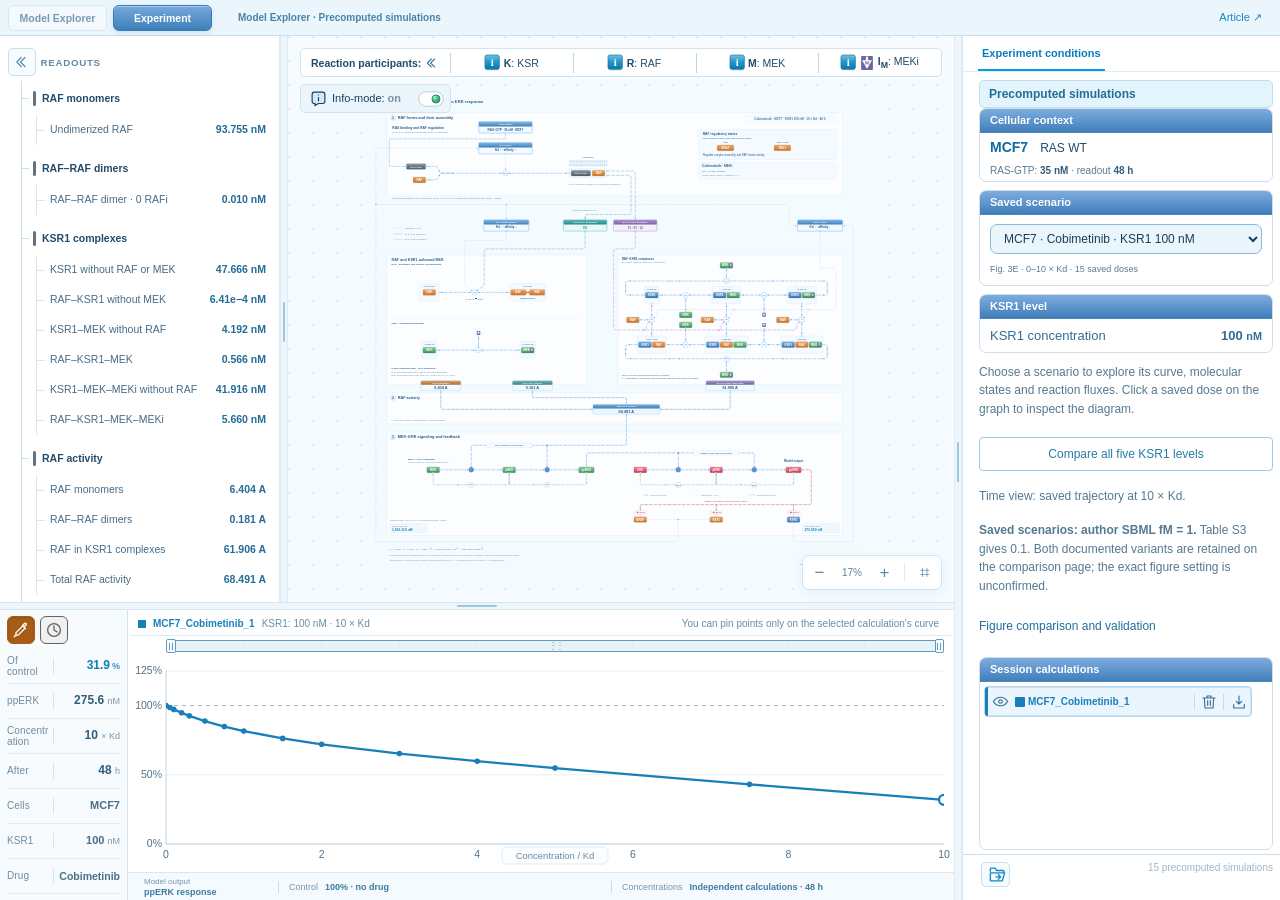
<file: index.html>
<!doctype html><html lang="en"><head><meta charset="UTF-8"/><meta name="viewport" content="width=device-width, initial-scale=1.0"/><link rel="icon" href="data:,"/><title>Model Explorer · Precomputed simulations</title>  <script type="module" crossorigin src="./assets/index-BPDUvxiq.js"></script>
  <link rel="stylesheet" crossorigin href="./assets/index-CNAAxWIf.css">
</head><body><div id="root"></div></body></html>
</file>
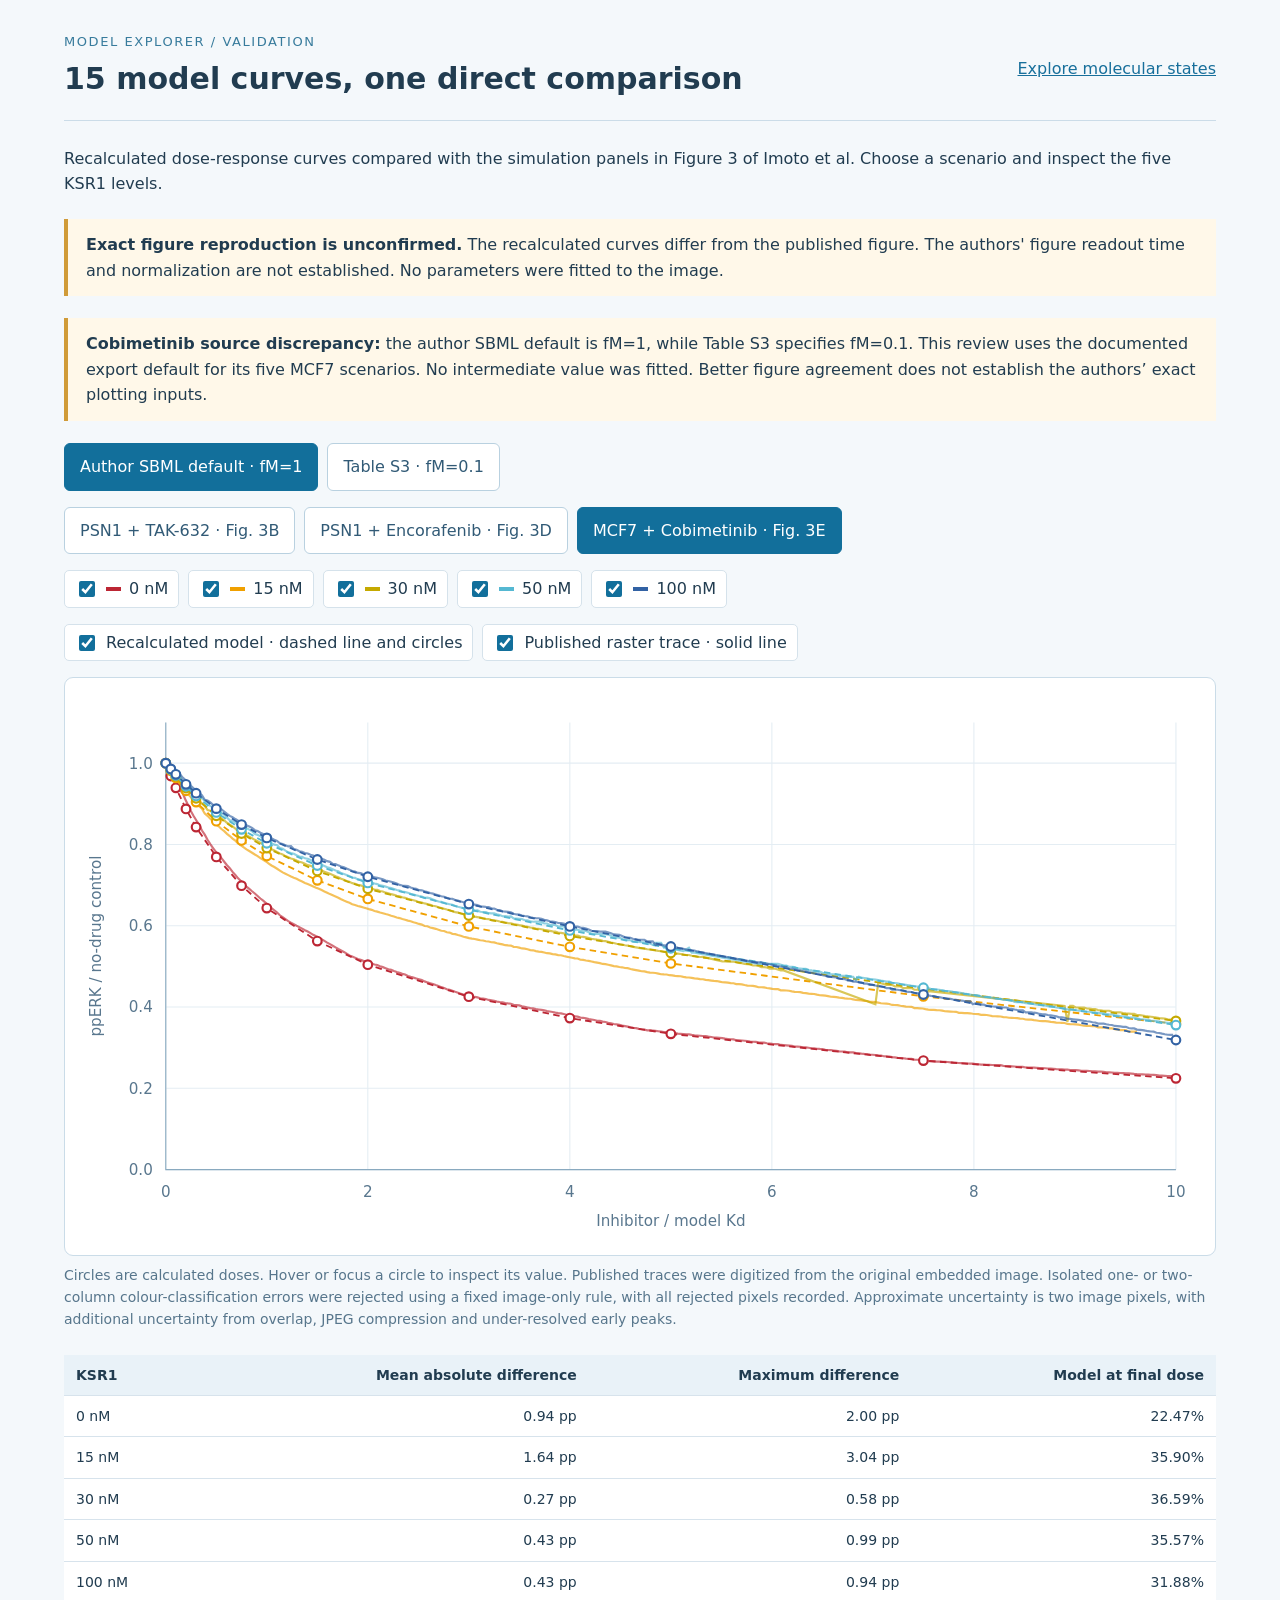
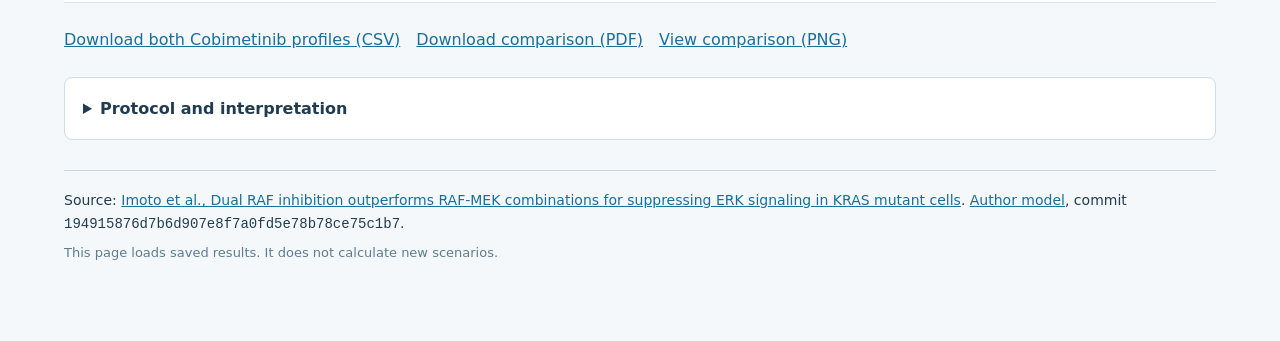
<file: comparison.html>
<!doctype html>
<html lang="en"><head><meta charset="utf-8"><meta name="viewport" content="width=device-width,initial-scale=1"><title>Model Explorer · Figure comparison</title>
<style>
*{box-sizing:border-box}body{margin:0;font:16px/1.6 system-ui,sans-serif;color:#213c50;background:#f4f8fb}main{max-width:1200px;margin:auto;padding:32px 24px 60px}a{color:#176f9b}header{display:flex;justify-content:space-between;gap:20px;align-items:center;border-bottom:1px solid #cbdce8;padding-bottom:15px;margin-bottom:25px}h1{font-size:30px;line-height:1.2;margin:8px 0}h2{font-size:20px}p{margin:8px 0 18px}.eyebrow{font-size:13px;text-transform:uppercase;letter-spacing:.12em;color:#377b9c}.note{border-left:4px solid #d09b38;background:#fff8e9;padding:13px 18px;margin:22px 0}.sources[hidden]{display:none}.sources[hidden]{display:none}.tabs,.levels,.sources{display:flex;flex-wrap:wrap;gap:9px;margin:16px 0}button{font:inherit;border:1px solid #b9d1e0;border-radius:6px;background:#fff;color:#315a76;padding:10px 15px;cursor:pointer}button.active{background:#126f9b;color:#fff;border-color:#126f9b}label{display:flex;align-items:center;gap:8px;padding:5px 10px;background:#fff;border:1px solid #d5e2eb;border-radius:5px;cursor:pointer}input{accent-color:#126f9b;width:16px;height:16px}.swatch{width:15px;height:4px}.chart{background:white;border:1px solid #cadce8;border-radius:9px;padding:12px;position:relative}svg{display:block;width:100%;height:auto;min-height:260px}.legend{font-size:14px;color:#57768c}.stats{overflow-x:auto;margin:24px 0}table{border-collapse:collapse;width:100%;background:white;font-size:14px}th,td{padding:9px 12px;text-align:right;border-bottom:1px solid #d7e3ec}th:first-child,td:first-child{text-align:left}th{font-weight:600;background:#e9f2f8}details{margin:24px 0;padding:18px;background:white;border:1px solid #cddfe9;border-radius:8px}summary{font-weight:650;cursor:pointer}.tip{position:absolute;pointer-events:none;background:#123950;color:white;border-radius:6px;padding:8px 12px;font-size:13px;display:none;z-index:3;max-width:270px}.downloads{display:flex;flex-wrap:wrap;gap:16px;margin:20px 0}.small{font-size:13px;color:#5e7c91}.footer{border-top:1px solid #c8dae6;padding-top:18px;margin-top:30px;font-size:14px}circle:focus{outline:3px solid #126f9b}button:focus-visible,a:focus-visible,input:focus-visible{outline:3px solid #48a7ce;outline-offset:3px}@media(max-width:600px){main{padding:18px 12px}h1{font-size:25px}header{align-items:flex-start;flex-direction:column}.tabs button{flex:1;font-size:14px}}
</style></head><body><main>
<header><div><div class="eyebrow">Model Explorer / Validation</div><h1>15 model curves, one direct comparison</h1></div><a href="./">Explore molecular states</a></header>
<p>Recalculated dose-response curves compared with the simulation panels in Figure 3 of Imoto et al. Choose a scenario and inspect the five KSR1 levels.</p>
<div class="note"><strong>Exact figure reproduction is unconfirmed.</strong> The recalculated curves differ from the published figure. The authors' figure readout time and normalization are not established. No parameters were fitted to the image.</div>
<div class="note"><strong>Cobimetinib source discrepancy:</strong> the author SBML default is fM=1, while Table S3 specifies fM=0.1. This review uses the documented export default for its five MCF7 scenarios. No intermediate value was fitted. Better figure agreement does not establish the authors’ exact plotting inputs.</div><div class="sources" id="cobi-profile"><button id="profile-export">Author SBML default · fM=1</button><button id="profile-table">Table S3 · fM=0.1</button></div><nav class="tabs" aria-label="Published scenario"></nav><div class="levels" aria-label="KSR1 levels"></div>
<div class="sources"><label><input id="show-model" type="checkbox" checked> Recalculated model · dashed line and circles</label><label><input id="show-paper" type="checkbox" checked> Published raster trace · solid line</label></div>
<div class="chart"><svg viewBox="0 0 1040 510" role="img" aria-label="Dose-response comparison"></svg><div class="tip" role="status"></div></div>
<p class="legend">Circles are calculated doses. Hover or focus a circle to inspect its value. Published traces were digitized from the original embedded image. Isolated one- or two-column colour-classification errors were rejected using a fixed image-only rule, with all rejected pixels recorded. Approximate uncertainty is two image pixels, with additional uncertainty from overlap, JPEG compression and under-resolved early peaks.</p>
<div class="stats"></div>
<div class="downloads"><a href="./MCF7_Cobimetinib_Both_Profiles.csv" download>Download both Cobimetinib profiles (CSV)</a><a href="./MCF7_Cobimetinib_Source_Comparison.pdf">Download comparison (PDF)</a><a href="./MCF7_Cobimetinib_Source_Comparison.png">View comparison (PNG)</a></div>
<details><summary>Protocol and interpretation</summary><p>100 h equilibration without drug. Each dose starts independently from its matched baseline. Readout after 24 h for PSN1 and 48 h for MCF7. These are the application conventions; their correspondence to the figure-generation protocol is unconfirmed.</p><p>PSN1: RAS-GTP 300 nM. MCF7: RAS-GTP 35 nM. KSR1: 0, 15, 30, 50 or 100 nM. RAFi parameters: Supplementary Table S3. Cobimetinib: author-export fM=1 by default; Table S3 fM=0.1 is retained as a separate comparison. ppERK is the native model observable, including bound double-phosphorylated ERK. Each curve is normalized to its own matched no-drug control. X is free inhibitor / model Kd; absolute drug concentration is not calibrated.</p><p>Numerical checks cover baseline equilibrium, conservation of protein totals, valid molecular amounts and tighter solver tolerances. Numerical agreement with the author equations and agreement with the published raster figure are distinct checks.</p><p>Differences in the table are percentage points of no-drug control, evaluated at the calculated doses that lie within the extracted trace. Raster error and line overlap limit their precision.</p></details>
<div class="footer">Source: <a href="https://doi.org/10.1038/s41540-026-00710-6">Imoto et al., Dual RAF inhibition outperforms RAF-MEK combinations for suppressing ERK signaling in KRAS mutant cells</a>. <a href="https://github.com/himoto/ksrmodel">Author model</a>, commit <code>194915876d7b6d907e8f7a0fd5e78b78ce75c1b7</code>.<p class="small">This page loads saved results. It does not calculate new scenarios.</p></div>
</main><script>
const DATA={"reference":{"format":"fig3-raster-reference-v1","article_doi":"10.1038/s41540-026-00710-6","source_pdf":"project_sources/03-pdf","source_image_xref":189,"source_image_sha256":"51a10e32d096888dc57731e7a7fca6fac3fc97500307739fe6af9f7d6151f204","method":"Color-separated pixel centers from original embedded 1957x1103 JPEG; calibrated axes; isolated pixel misclassifications rejected by a fixed local-image rule; no model data or curve fitting used.","uncertainty":"Raster, JPEG, line thickness, occlusion and tick calibration limit comparison. Use about +/-2 image pixels; not author numerical output.","panels":{"B":{"cell":"PSN1","drug":"tak","x0":1583,"x1":1947,"y0":278.5,"scale":109.0,"xmax":50,"ymin":15,"legend":[1780,25,1947,145],"curves":[{"isolated_pixels_rejected":[],"KSR1_nM":0,"colour":"#bc2634","points":[{"x":0.27472527472527475,"y":2.114403503337306},{"x":0.4120879120879121,"y":2.2206823324037757},{"x":0.5494505494505495,"y":2.259685049348763},{"x":0.6868131868131868,"y":2.280954576345784},{"x":0.8241758241758242,"y":2.288734665326265},{"x":0.9615384615384616,"y":2.2933733433446384},{"x":1.098901098901099,"y":2.2952540822276104},{"x":1.2362637362637363,"y":2.2949736609624862},{"x":1.3736263736263736,"y":2.2934049704976447},{"x":1.510989010989011,"y":2.289547226010878},{"x":1.6483516483516485,"y":2.2856474377705642},{"x":1.7857142857142856,"y":2.2835921601791505},{"x":1.9230769230769231,"y":2.2793059525430506},{"x":2.0604395604395602,"y":2.273706401292001},{"x":2.197802197802198,"y":2.2685713884482923},{"x":2.3351648351648353,"y":2.2600779905588646},{"x":2.4725274725274726,"y":2.256708001841776},{"x":2.60989010989011,"y":2.2485789497263697},{"x":2.7472527472527473,"y":2.242657733461973},{"x":2.8846153846153846,"y":2.235661487672405},{"x":3.021978021978022,"y":2.22926119535391},{"x":3.159340659340659,"y":2.222263647445181},{"x":3.296703296703297,"y":2.2145138984027093},{"x":3.4340659340659343,"y":2.2033501590090987},{"x":3.571428571428571,"y":2.196593812985612},{"x":3.708791208791209,"y":2.1879586418833745},{"x":3.8461538461538463,"y":2.1792686184115566},{"x":3.983516483516483,"y":2.170764727346269},{"x":4.1208791208791204,"y":2.162332110211137},{"x":4.258241758241758,"y":2.1551798009830865},{"x":4.395604395604396,"y":2.146394406828102},{"x":4.532967032967033,"y":2.135556495385037},{"x":4.670329670329671,"y":2.1297654925612677},{"x":4.807692307692308,"y":2.121627540888836},{"x":4.945054945054945,"y":2.1128925776816128},{"x":5.082417582417582,"y":2.103370852582114},{"x":5.21978021978022,"y":2.093894194774994},{"x":5.357142857142857,"y":2.084927571640488},{"x":5.4945054945054945,"y":2.0767084416380848},{"x":5.631868131868132,"y":2.0669522636926483},{"x":5.769230769230769,"y":2.0571367841525334},{"x":5.906593406593406,"y":2.0469521079590534},{"x":6.043956043956044,"y":2.0395565829398525},{"x":6.181318681318682,"y":2.0307362070979145},{"x":6.318681318681318,"y":2.020210413835238},{"x":6.456043956043957,"y":2.011961507200051},{"x":6.593406593406594,"y":2.003019533296829},{"x":6.730769230769231,"y":1.9937060572278948},{"x":6.868131868131869,"y":1.9836621233629699},{"x":7.0054945054945055,"y":1.9747579893842735},{"x":7.142857142857142,"y":1.9664074988192135},{"x":7.280219780219781,"y":1.9563967930793371},{"x":7.417582417582418,"y":1.9478561933880334},{"x":7.554945054945055,"y":1.9391686833103337},{"x":7.6923076923076925,"y":1.9312767575432799},{"x":7.829670329670329,"y":1.9219612859674151},{"x":7.967032967032966,"y":1.9136595792036168},{"x":8.104395604395604,"y":1.9047125531500397},{"x":8.241758241758241,"y":1.8985560917539543},{"x":8.379120879120878,"y":1.890892759340765},{"x":8.516483516483516,"y":1.8822040224401881},{"x":8.653846153846153,"y":1.874259224489075},{"x":8.791208791208792,"y":1.8663657482178768},{"x":8.928571428571429,"y":1.857735598767922},{"x":9.065934065934066,"y":1.84980792348254},{"x":9.203296703296704,"y":1.8410145855696225},{"x":9.340659340659341,"y":1.8336076361323561},{"x":9.478021978021978,"y":1.825801554239318},{"x":9.615384615384617,"y":1.8176821395071223},{"x":9.752747252747254,"y":1.8107991889850974},{"x":9.89010989010989,"y":1.8016731681731062},{"x":10.027472527472527,"y":1.792953454724082},{"x":10.164835164835164,"y":1.7854871212954129},{"x":10.302197802197801,"y":1.776713846613883},{"x":10.43956043956044,"y":1.7689072408672302},{"x":10.576923076923077,"y":1.7607911648920862},{"x":10.714285714285714,"y":1.7534486289218918},{"x":10.851648351648352,"y":1.7466622274919663},{"x":10.989010989010989,"y":1.7394144600140649},{"x":11.126373626373626,"y":1.7319852725752716},{"x":11.263736263736265,"y":1.719923344048355},{"x":11.401098901098901,"y":1.7123781054582474},{"x":11.538461538461538,"y":1.7040840038205265},{"x":11.675824175824175,"y":1.6972071080082476},{"x":11.813186813186812,"y":1.6871877377679054},{"x":11.95054945054945,"y":1.6799423028253018},{"x":12.087912087912088,"y":1.674319920312853},{"x":12.225274725274724,"y":1.6659262782121138},{"x":12.362637362637363,"y":1.6602292911313417},{"x":12.5,"y":1.6526272161473397},{"x":12.637362637362637,"y":1.6472738447478934},{"x":12.774725274725274,"y":1.6416799388206536},{"x":12.912087912087914,"y":1.635195255561345},{"x":13.049450549450551,"y":1.629437660720345},{"x":13.186813186813188,"y":1.6239509304781163},{"x":13.324175824175825,"y":1.6173499616099039},{"x":13.461538461538462,"y":1.6132228989502702},{"x":13.598901098901099,"y":1.6070555565371056},{"x":13.736263736263737,"y":1.603164449472926},{"x":13.873626373626374,"y":1.5974919268512116},{"x":14.010989010989011,"y":1.5929919162607915},{"x":14.148351648351648,"y":1.5865439380500368},{"x":14.285714285714285,"y":1.5815500013631665},{"x":14.423076923076922,"y":1.574335705428045},{"x":14.560439560439562,"y":1.5689187519038599},{"x":14.697802197802199,"y":1.5634682054030373},{"x":14.835164835164836,"y":1.558588764530517},{"x":14.972527472527473,"y":1.5512713252087935},{"x":15.10989010989011,"y":1.548497612588215},{"x":15.247252747252748,"y":1.5406343319308122},{"x":15.384615384615385,"y":1.5353942279548147},{"x":15.521978021978022,"y":1.5275229357798166},{"x":15.659340659340659,"y":1.5235517726976058},{"x":15.796703296703296,"y":1.515431083786306},{"x":15.934065934065933,"y":1.5124971880167069},{"x":16.071428571428573,"y":1.505348152657898},{"x":16.208791208791208,"y":1.5005231413520699},{"x":16.346153846153847,"y":1.4951478147084027},{"x":16.483516483516482,"y":1.4888531140175956},{"x":16.62087912087912,"y":1.4825728259303854},{"x":16.758241758241756,"y":1.4776267981804296},{"x":16.895604395604398,"y":1.4710710796087498},{"x":17.032967032967033,"y":1.4662638170663758},{"x":17.17032967032967,"y":1.4599573638766596},{"x":17.307692307692307,"y":1.454936287961362},{"x":17.445054945054945,"y":1.4496903106898895},{"x":17.582417582417584,"y":1.444366042062439},{"x":17.71978021978022,"y":1.435994946387712},{"x":17.857142857142858,"y":1.431103506860456},{"x":17.994505494505493,"y":1.4256147196461708},{"x":18.13186813186813,"y":1.420874644187646},{"x":18.269230769230766,"y":1.4135281493314968},{"x":18.40659340659341,"y":1.4085728055610751},{"x":18.543956043956044,"y":1.4033949763046785},{"x":18.681318681318682,"y":1.396972948190868},{"x":18.818681318681318,"y":1.3900201641388439},{"x":18.956043956043956,"y":1.3853331663378525},{"x":19.09340659340659,"y":1.3788625621546573},{"x":19.230769230769234,"y":1.3752568738532023},{"x":19.36813186813187,"y":1.3673241599347334},{"x":19.505494505494507,"y":1.3631531915357533},{"x":19.642857142857142,"y":1.358188320419463},{"x":19.78021978021978,"y":1.3556661152955958},{"x":19.917582417582416,"y":1.353211009174312},{"x":20.054945054945055,"y":1.3488407764863308},{"x":20.192307692307693,"y":1.3464792898364801},{"x":20.32967032967033,"y":1.3406595549347142},{"x":20.467032967032967,"y":1.3384462809900457},{"x":20.604395604395602,"y":1.3347776298833751},{"x":20.741758241758244,"y":1.3308765091420494},{"x":20.87912087912088,"y":1.3289265873266873},{"x":21.016483516483518,"y":1.3217139713756731},{"x":21.153846153846153,"y":1.3201649915958007},{"x":21.291208791208792,"y":1.3181739116283555},{"x":21.428571428571427,"y":1.3131145890631142},{"x":21.565934065934066,"y":1.3102718583835784},{"x":21.703296703296704,"y":1.305308829899127},{"x":21.84065934065934,"y":1.3033804897277266},{"x":21.978021978021978,"y":1.301869681712783},{"x":22.115384615384613,"y":1.2947661565300717},{"x":22.252747252747252,"y":1.292928296881432},{"x":22.39010989010989,"y":1.2886879503161697},{"x":22.52747252747253,"y":1.2849985256010081},{"x":22.664835164835164,"y":1.2826359975059576},{"x":22.802197802197803,"y":1.2770394361492254},{"x":22.939560439560438,"y":1.2748895744333517},{"x":23.076923076923077,"y":1.2734203090610263},{"x":23.214285714285715,"y":1.267061982546431},{"x":23.35164835164835,"y":1.2653065231714131},{"x":23.48901098901099,"y":1.2613708861872786},{"x":23.626373626373624,"y":1.2575109234600557},{"x":23.763736263736263,"y":1.2551884158067437},{"x":23.9010989010989,"y":1.2490292339744438},{"x":24.03846153846154,"y":1.2461485690002239},{"x":24.175824175824175,"y":1.2448571315538033},{"x":24.313186813186814,"y":1.2384876159747469},{"x":24.45054945054945,"y":1.2364749507654347},{"x":24.587912087912088,"y":1.23207669372865},{"x":24.725274725274726,"y":1.229531431350838},{"x":24.862637362637365,"y":1.2253344926268182},{"x":25.0,"y":1.22136190053648},{"x":25.137362637362635,"y":1.21896927906279},{"x":25.274725274725274,"y":1.217454212168479},{"x":25.412087912087912,"y":1.2111278151597817},{"x":25.549450549450547,"y":1.2094736600605576},{"x":25.686813186813183,"y":1.2035362326427514},{"x":25.82417582417583,"y":1.2005918396143525},{"x":25.961538461538463,"y":1.1952147425644661},{"x":26.098901098901102,"y":1.1929338952050224},{"x":26.236263736263737,"y":1.1887702895454284},{"x":26.373626373626376,"y":1.1851524441370918},{"x":26.51098901098901,"y":1.1830507379454187},{"x":26.785714285714285,"y":1.1697247706422018},{"x":26.923076923076923,"y":1.1697247706422018},{"x":27.06043956043956,"y":1.1667332944721012},{"x":27.197802197802197,"y":1.164634669963999},{"x":27.335164835164832,"y":1.1605504587155964},{"x":27.472527472527474,"y":1.1605504587155964},{"x":27.609890109890113,"y":1.15533999462059},{"x":27.747252747252748,"y":1.1533569640906738},{"x":27.884615384615387,"y":1.1484074860945122},{"x":28.021978021978022,"y":1.145818196252944},{"x":28.15934065934066,"y":1.1425092321328685},{"x":28.296703296703296,"y":1.138848951252902},{"x":28.434065934065934,"y":1.135830768637025},{"x":28.57142857142857,"y":1.133395797215729},{"x":28.708791208791208,"y":1.1282766434570186},{"x":28.846153846153843,"y":1.1265155455200693},{"x":28.983516483516485,"y":1.1207570716281943},{"x":29.120879120879124,"y":1.1178470929843867},{"x":29.25824175824176,"y":1.114712676974804},{"x":29.395604395604398,"y":1.1107177661512915},{"x":29.532967032967033,"y":1.1079095156093008},{"x":29.67032967032967,"y":1.1033786542057553},{"x":29.807692307692307,"y":1.09899345324947},{"x":29.945054945054945,"y":1.0980803709582385},{"x":30.08241758241758,"y":1.0927674483304375},{"x":30.21978021978022,"y":1.0893797578003468},{"x":30.357142857142854,"y":1.0854517405120565},{"x":30.494505494505496,"y":1.083159353281463},{"x":30.631868131868135,"y":1.0790719295879718},{"x":30.76923076923077,"y":1.0770126153475676},{"x":30.90659340659341,"y":1.0711332264621065},{"x":31.043956043956044,"y":1.0689649026034709},{"x":31.181318681318682,"y":1.0655153737584113},{"x":31.318681318681318,"y":1.0633350759964004},{"x":31.456043956043956,"y":1.061789716324268},{"x":31.59340659340659,"y":1.0592389902440533},{"x":31.73076923076923,"y":1.0565653774937562},{"x":31.868131868131865,"y":1.0552966742033545},{"x":32.005494505494504,"y":1.0534194963526218},{"x":32.142857142857146,"y":1.0527032976000532},{"x":32.28021978021978,"y":1.0487493483070256},{"x":32.417582417582416,"y":1.0471456828769705},{"x":32.55494505494506,"y":1.0452335863550064},{"x":32.69230769230769,"y":1.043520833865321},{"x":32.82967032967033,"y":1.0396128741450366},{"x":32.967032967032964,"y":1.0390177779083585},{"x":33.104395604395606,"y":1.0360421300405482},{"x":33.24175824175824,"y":1.0352694372663864},{"x":33.379120879120876,"y":1.0341718141517067},{"x":33.51648351648351,"y":1.030185003496767},{"x":33.65384615384615,"y":1.0285759920582656},{"x":33.791208791208796,"y":1.0267073613363036},{"x":33.92857142857143,"y":1.0252660246749898},{"x":34.065934065934066,"y":1.0245939402899404},{"x":34.2032967032967,"y":1.020371414242039},{"x":34.34065934065934,"y":1.0194211566492675},{"x":34.47802197802198,"y":1.0176191985531013},{"x":34.61538461538461,"y":1.015892277184595},{"x":34.75274725274725,"y":1.0124377522602859},{"x":34.89010989010989,"y":1.0112728040442378},{"x":35.027472527472526,"y":1.009868328404444},{"x":35.16483516483517,"y":1.0090916671754406},{"x":35.3021978021978,"y":1.0063313692996598},{"x":35.43956043956044,"y":1.002786753569133},{"x":35.57692307692308,"y":1.001798052626057},{"x":35.714285714285715,"y":1.000333758254747},{"x":35.85164835164835,"y":0.9986225006982852},{"x":35.989010989010985,"y":0.9973178662636815},{"x":36.12637362637363,"y":0.9932709281799548},{"x":36.26373626373626,"y":0.992410224642584},{"x":36.4010989010989,"y":0.9903173760720049},{"x":36.53846153846153,"y":0.9893514378765981},{"x":36.675824175824175,"y":0.9865752599414218},{"x":36.81318681318682,"y":0.9836293591989789},{"x":36.95054945054945,"y":0.981999266055046},{"x":37.08791208791209,"y":0.9800585308796593},{"x":37.22527472527473,"y":0.978827706750415},{"x":37.362637362637365,"y":0.9769095603028465},{"x":37.5,"y":0.9735991227708285},{"x":37.637362637362635,"y":0.9727851774958083},{"x":37.77472527472527,"y":0.971373092641047},{"x":37.91208791208791,"y":0.9699018032347094},{"x":38.04945054945055,"y":0.9654232311359534},{"x":38.18681318681318,"y":0.9639486092762672},{"x":38.324175824175825,"y":0.962560647354834},{"x":38.46153846153847,"y":0.961809621413033},{"x":38.5989010989011,"y":0.9563175680608916},{"x":38.73626373626374,"y":0.9557890995352372},{"x":38.87362637362637,"y":0.9546028308197102},{"x":39.010989010989015,"y":0.9528375454413507},{"x":39.14835164835165,"y":0.9513777103283131},{"x":39.285714285714285,"y":0.9480485982968482},{"x":39.42307692307692,"y":0.9468008869032325},{"x":39.56043956043956,"y":0.9454846043652332},{"x":39.6978021978022,"y":0.9417432752262275},{"x":39.83516483516483,"y":0.9403669724770642},{"x":39.972527472527474,"y":0.9384894057618528},{"x":40.10989010989011,"y":0.936818485737455},{"x":40.24725274725275,"y":0.9348954953718497},{"x":40.38461538461539,"y":0.933646986230073},{"x":40.52197802197802,"y":0.9315601861428745},{"x":40.65934065934066,"y":0.9294801121716879},{"x":40.7967032967033,"y":0.9265162300780097},{"x":40.934065934065934,"y":0.9255058628050126},{"x":41.07142857142857,"y":0.9242177648462833},{"x":41.208791208791204,"y":0.9198763723494452},{"x":41.34615384615385,"y":0.9185405505306617},{"x":41.48351648351649,"y":0.916909680967686},{"x":41.620879120879124,"y":0.9154584342482031},{"x":41.75824175824176,"y":0.9147038225494928},{"x":41.895604395604394,"y":0.910212364155138},{"x":42.032967032967036,"y":0.909254120973326},{"x":42.17032967032967,"y":0.9076509550988887},{"x":42.30769230769231,"y":0.9061939916691566},{"x":42.44505494505494,"y":0.9036014803563691},{"x":42.582417582417584,"y":0.9007114725236174},{"x":42.71978021978022,"y":0.8990144725963265},{"x":42.857142857142854,"y":0.8980068408181217},{"x":42.994505494505496,"y":0.8962033852247266},{"x":43.13186813186813,"y":0.8929714437321389},{"x":43.269230769230774,"y":0.8914922583193026},{"x":43.40659340659341,"y":0.889469171146222},{"x":43.543956043956044,"y":0.8878020600315514},{"x":43.68131868131868,"y":0.8868485750779959},{"x":43.81868131868132,"y":0.8833469789457928},{"x":43.956043956043956,"y":0.8824268488149324},{"x":44.09340659340659,"y":0.8789882706632386},{"x":44.230769230769226,"y":0.8783652766383051},{"x":44.36813186813187,"y":0.8776309368165968},{"x":44.505494505494504,"y":0.8737512688903539},{"x":44.642857142857146,"y":0.8720000121509397},{"x":44.78021978021978,"y":0.8700079387504788},{"x":44.917582417582416,"y":0.8686428066439131},{"x":45.05494505494506,"y":0.8680853641464583},{"x":45.19230769230769,"y":0.8640600742609865},{"x":45.32967032967033,"y":0.8631037591236959},{"x":45.467032967032964,"y":0.8614466237322701},{"x":45.604395604395606,"y":0.8600357809655558},{"x":45.74175824175824,"y":0.8554930753550256},{"x":45.879120879120876,"y":0.8538941649456147},{"x":46.01648351648351,"y":0.8522153746709124},{"x":46.15384615384615,"y":0.8512963330556444},{"x":46.291208791208796,"y":0.8471313108677706},{"x":46.42857142857143,"y":0.8463497557453512},{"x":46.565934065934066,"y":0.844577675174125},{"x":46.7032967032967,"y":0.8425316828200119},{"x":46.84065934065934,"y":0.8411706864574502},{"x":46.97802197802198,"y":0.8375604954722767},{"x":47.11538461538461,"y":0.8358771620912459},{"x":47.25274725274725,"y":0.8345122354564776},{"x":47.39010989010989,"y":0.8326780256723608},{"x":47.527472527472526,"y":0.8321681969679964},{"x":47.66483516483517,"y":0.8283388596886323},{"x":47.8021978021978,"y":0.8268237683535801},{"x":47.93956043956044,"y":0.8248444626910476},{"x":48.07692307692308,"y":0.8233128173824478},{"x":48.214285714285715,"y":0.8195048667627849},{"x":48.35164835164835,"y":0.8189501837880588},{"x":48.489010989010985,"y":0.8153709677076916},{"x":48.62637362637363,"y":0.8146404420010437},{"x":48.76373626373626,"y":0.813758038642374},{"x":48.9010989010989,"y":0.8101029971100904},{"x":49.03846153846153,"y":0.8083814398509241},{"x":49.175824175824175,"y":0.8063731550873844},{"x":49.31318681318682,"y":0.8048018641127458},{"x":49.45054945054945,"y":0.8041713220775755},{"x":49.58791208791209,"y":0.8006235723217198},{"x":49.72527472527473,"y":0.7993422499402798},{"x":49.862637362637365,"y":0.7976022853014351}],"y_uncertainty_2_pixels":0.01834862385321101},{"isolated_pixels_rejected":[],"KSR1_nM":15,"colour":"#ff9900","points":[{"x":0.27472527472527475,"y":1.74243506397315},{"x":0.4120879120879121,"y":1.7925858408664417},{"x":0.5494505494505495,"y":1.8093505393773452},{"x":0.6868131868131868,"y":1.8227440703452813},{"x":0.8241758241758242,"y":1.8313713253919077},{"x":0.9615384615384616,"y":1.8335835498939186},{"x":1.098901098901099,"y":1.8335839256923863},{"x":1.2362637362637363,"y":1.8331210704356615},{"x":1.3736263736263736,"y":1.8300390223015608},{"x":1.510989010989011,"y":1.8263267455189451},{"x":1.6483516483516485,"y":1.8245803660630793},{"x":1.7857142857142856,"y":1.819910070906134},{"x":1.9230769230769231,"y":1.8142976512257176},{"x":2.0604395604395602,"y":1.8096600325248715},{"x":2.197802197802198,"y":1.8049480714093675},{"x":2.3351648351648353,"y":1.7985044614804573},{"x":2.4725274725274726,"y":1.7933527505123619},{"x":2.60989010989011,"y":1.7866788958032964},{"x":2.7472527472527473,"y":1.782535712945367},{"x":2.8846153846153846,"y":1.7748481806222627},{"x":3.021978021978022,"y":1.768309049482609},{"x":3.159340659340659,"y":1.7609131618411018},{"x":3.296703296703297,"y":1.7593558922160006},{"x":3.4340659340659343,"y":1.743835962989784},{"x":3.571428571428571,"y":1.7376863146639863},{"x":3.708791208791209,"y":1.7306391771082419},{"x":3.8461538461538463,"y":1.7219897394540702},{"x":3.983516483516483,"y":1.7134108032030921},{"x":4.1208791208791204,"y":1.7087778698352099},{"x":4.258241758241758,"y":1.700585775853408},{"x":4.395604395604396,"y":1.6933297576764033},{"x":4.532967032967033,"y":1.6863244848141057},{"x":4.670329670329671,"y":1.6762383038982402},{"x":4.807692307692308,"y":1.670280962748003},{"x":4.945054945054945,"y":1.6627067550531407},{"x":5.082417582417582,"y":1.6544432663411601},{"x":5.21978021978022,"y":1.646208511780487},{"x":5.357142857142857,"y":1.6383043490242828},{"x":5.4945054945054945,"y":1.6297719154571528},{"x":5.631868131868132,"y":1.6204484643093635},{"x":5.769230769230769,"y":1.6117550292840197},{"x":5.906593406593406,"y":1.6048685643552258},{"x":6.043956043956044,"y":1.5968519802420673},{"x":6.181318681318682,"y":1.5893781542460546},{"x":6.318681318681318,"y":1.5813366594537428},{"x":6.456043956043957,"y":1.5725012977527884},{"x":6.593406593406594,"y":1.5649992711397205},{"x":6.730769230769231,"y":1.5553738030992215},{"x":6.868131868131869,"y":1.5474383056686738},{"x":7.0054945054945055,"y":1.540339841637662},{"x":7.142857142857142,"y":1.5340511930321836},{"x":7.280219780219781,"y":1.5236902632818292},{"x":7.417582417582418,"y":1.5166728248491241},{"x":7.554945054945055,"y":1.5084135359601885},{"x":7.6923076923076925,"y":1.5003111925907886},{"x":7.829670329670329,"y":1.4927888753480236},{"x":7.967032967032966,"y":1.4883455892286606},{"x":8.104395604395604,"y":1.4801388955036},{"x":8.241758241758241,"y":1.472915383441554},{"x":8.379120879120878,"y":1.467006580673903},{"x":8.516483516483516,"y":1.4588427990323904},{"x":8.653846153846153,"y":1.450622949161236},{"x":8.791208791208792,"y":1.4455710173222123},{"x":8.928571428571429,"y":1.437180710277958},{"x":9.065934065934066,"y":1.4310807953344018},{"x":9.203296703296704,"y":1.4246422936951642},{"x":9.340659340659341,"y":1.4178625684743338},{"x":9.478021978021978,"y":1.4092682428764078},{"x":9.615384615384617,"y":1.4038334833668935},{"x":9.752747252747254,"y":1.396449186502477},{"x":9.89010989010989,"y":1.3926157977176103},{"x":10.027472527472527,"y":1.3806363975339324},{"x":10.164835164835164,"y":1.3743834620730446},{"x":10.302197802197801,"y":1.3670232558328363},{"x":10.43956043956044,"y":1.3620093216494333},{"x":10.576923076923077,"y":1.3534027028298918},{"x":10.714285714285714,"y":1.346404731878339},{"x":10.851648351648352,"y":1.3396835360383017},{"x":10.989010989010989,"y":1.3338709459271878},{"x":11.126373626373626,"y":1.3251721475667162},{"x":11.263736263736265,"y":1.320084991789757},{"x":11.401098901098901,"y":1.311904348534877},{"x":11.538461538461538,"y":1.3036740963549711},{"x":11.675824175824175,"y":1.297814836940361},{"x":11.813186813186812,"y":1.2905904740833545},{"x":11.95054945054945,"y":1.2843174679902485},{"x":12.087912087912088,"y":1.2781409416861227},{"x":12.225274725274724,"y":1.2708551896619673},{"x":12.362637362637363,"y":1.266659518806046},{"x":12.5,"y":1.2613632620940112},{"x":12.637362637362637,"y":1.25662554399679},{"x":12.774725274725274,"y":1.251134843958509},{"x":12.912087912087914,"y":1.2465944266984534},{"x":13.049450549450551,"y":1.2399308118776997},{"x":13.186813186813188,"y":1.2384509278483833},{"x":13.324175824175825,"y":1.2304016665000823},{"x":13.461538461538462,"y":1.226368297481584},{"x":13.598901098901099,"y":1.2202700967905395},{"x":13.736263736263737,"y":1.2165315864407131},{"x":13.873626373626374,"y":1.2112155798152788},{"x":14.010989010989011,"y":1.206404780164075},{"x":14.148351648351648,"y":1.2019411606261285},{"x":14.285714285714285,"y":1.198726998286816},{"x":14.423076923076922,"y":1.1923637181372813},{"x":14.560439560439562,"y":1.188065473504405},{"x":14.697802197802199,"y":1.1831004724224876},{"x":14.835164835164836,"y":1.1776683960036571},{"x":14.972527472527473,"y":1.1734776301330743},{"x":15.10989010989011,"y":1.1669338417778146},{"x":15.247252747252748,"y":1.1645003297672265},{"x":15.384615384615385,"y":1.1605504587155964},{"x":15.521978021978022,"y":1.1533133842254533},{"x":15.659340659340659,"y":1.1499829814451794},{"x":15.796703296703296,"y":1.1457930496902566},{"x":15.934065934065933,"y":1.1402056483125877},{"x":16.071428571428573,"y":1.1368651525403122},{"x":16.208791208791208,"y":1.131425476455694},{"x":16.346153846153847,"y":1.1254778212699703},{"x":16.483516483516482,"y":1.1221354376358803},{"x":16.62087912087912,"y":1.1160337679063237},{"x":16.758241758241756,"y":1.1111587810883021},{"x":16.895604395604398,"y":1.1059548267447648},{"x":17.032967032967033,"y":1.1006675831120587},{"x":17.17032967032967,"y":1.0968267966849161},{"x":17.307692307692307,"y":1.0922484929910083},{"x":17.445054945054945,"y":1.0865975242328925},{"x":17.582417582417584,"y":1.0830482408123852},{"x":17.71978021978022,"y":1.0768475552973784},{"x":17.857142857142858,"y":1.0733583766343926},{"x":17.994505494505493,"y":1.0670955831928144},{"x":18.13186813186813,"y":1.063697908038508},{"x":18.269230769230766,"y":1.0577673160475383},{"x":18.40659340659341,"y":1.0547722515691027},{"x":18.543956043956044,"y":1.0461532758208436},{"x":18.681318681318682,"y":1.0450311119281248},{"x":18.818681318681318,"y":1.036697247706422},{"x":18.956043956043956,"y":1.0336401677052849},{"x":19.09340659340659,"y":1.0274363933695452},{"x":19.230769230769234,"y":1.0228988422940304},{"x":19.36813186813187,"y":1.0183660726592163},{"x":19.505494505494507,"y":1.0144244069616901},{"x":19.642857142857142,"y":1.010238907849829},{"x":19.78021978021978,"y":1.0092075645676002},{"x":19.917582417582416,"y":1.0043636549957315},{"x":20.054945054945055,"y":1.0009603811773702},{"x":20.192307692307693,"y":0.9995659867636165},{"x":20.32967032967033,"y":0.9965089543612671},{"x":20.467032967032967,"y":0.9939110573832078},{"x":20.604395604395602,"y":0.9906209440656518},{"x":20.741758241758244,"y":0.9867824620646026},{"x":20.87912087912088,"y":0.9847624985147617},{"x":21.016483516483518,"y":0.9812838138335849},{"x":21.153846153846153,"y":0.9803445787211799},{"x":21.291208791208792,"y":0.9758888094934887},{"x":21.428571428571427,"y":0.9726963577816012},{"x":21.565934065934066,"y":0.971534068033501},{"x":21.703296703296704,"y":0.9670626873140076},{"x":21.84065934065934,"y":0.9633735093080495},{"x":21.978021978021978,"y":0.9624615682598442},{"x":22.115384615384613,"y":0.9571483350689178},{"x":22.252747252747252,"y":0.9543222491559319},{"x":22.39010989010989,"y":0.9530354284366543},{"x":22.52747252747253,"y":0.9498051735142439},{"x":22.664835164835164,"y":0.9459792028315767},{"x":22.802197802197803,"y":0.9443252018724048},{"x":22.939560439560438,"y":0.9405026088837917},{"x":23.076923076923077,"y":0.9374180172592447},{"x":23.214285714285715,"y":0.9354507416544503},{"x":23.35164835164835,"y":0.9344515746852249},{"x":23.48901098901099,"y":0.9280066405806447},{"x":23.626373626373624,"y":0.9266122918348363},{"x":23.763736263736263,"y":0.9254009574360164},{"x":23.9010989010989,"y":0.9206514788517058},{"x":24.03846153846154,"y":0.9173372513011444},{"x":24.175824175824175,"y":0.9165387526847449},{"x":24.313186813186814,"y":0.9097703898252256},{"x":24.45054945054945,"y":0.9088367231487635},{"x":24.587912087912088,"y":0.9072202336619051},{"x":24.725274725274726,"y":0.9033683957187467},{"x":24.862637362637365,"y":0.8998393988060324},{"x":25.0,"y":0.898090247949192},{"x":25.137362637362635,"y":0.8938202644220639},{"x":25.274725274725274,"y":0.8907458991153553},{"x":25.412087912087912,"y":0.8889263722656041},{"x":25.549450549450547,"y":0.8858899182676622},{"x":25.686813186813183,"y":0.8811341435564117},{"x":25.82417582417583,"y":0.8796518298433328},{"x":25.961538461538463,"y":0.8786228800934878},{"x":26.098901098901102,"y":0.8731367055692809},{"x":26.236263736263737,"y":0.8712308773862572},{"x":26.373626373626376,"y":0.8702917935249016},{"x":26.51098901098901,"y":0.8634351798786359},{"x":26.64835164835165,"y":0.8625546933351226},{"x":26.785714285714285,"y":0.861123259115271},{"x":26.923076923076923,"y":0.8568850215814472},{"x":27.06043956043956,"y":0.8537093067331177},{"x":27.197802197802197,"y":0.8520062537334581},{"x":27.335164835164832,"y":0.8453266286785234},{"x":27.472527472527474,"y":0.8444105361536552},{"x":27.609890109890113,"y":0.8423200034000538},{"x":27.747252747252748,"y":0.8388562163369409},{"x":27.884615384615387,"y":0.8355892069307783},{"x":28.021978021978022,"y":0.8341849630836564},{"x":28.15934065934066,"y":0.8306029799295127},{"x":28.296703296703296,"y":0.8264304826753336},{"x":28.434065934065934,"y":0.8249128955777756},{"x":28.57142857142857,"y":0.8226192833941489},{"x":28.708791208791208,"y":0.8166785162988894},{"x":28.846153846153843,"y":0.8159377542404904},{"x":28.983516483516485,"y":0.8125630945263757},{"x":29.120879120879124,"y":0.807949519462243},{"x":29.25824175824176,"y":0.8065049782787956},{"x":29.395604395604398,"y":0.8054640485378717},{"x":29.532967032967033,"y":0.7998111567899648},{"x":29.67032967032967,"y":0.7987834033579426},{"x":29.807692307692307,"y":0.7935779816513762},{"x":29.945054945054945,"y":0.7910873723716357},{"x":30.08241758241758,"y":0.7893054632801425},{"x":30.21978021978022,"y":0.7877229861854523},{"x":30.357142857142854,"y":0.7833525067093612},{"x":30.494505494505496,"y":0.780324051702358},{"x":30.631868131868135,"y":0.7788052785376637},{"x":30.76923076923077,"y":0.7759896598915301},{"x":30.90659340659341,"y":0.7704238549652738},{"x":31.043956043956044,"y":0.7698462658478351},{"x":31.181318681318682,"y":0.767172771393552},{"x":31.318681318681318,"y":0.7650303298191006},{"x":31.456043956043956,"y":0.7622451573963391},{"x":31.59340659340659,"y":0.7616618680421682},{"x":31.73076923076923,"y":0.7609218051917497},{"x":31.868131868131865,"y":0.7604381799052913},{"x":32.005494505494504,"y":0.7564043361752769},{"x":32.142857142857146,"y":0.7538977543245063},{"x":32.28021978021978,"y":0.7534028090436319},{"x":32.417582417582416,"y":0.7526316187226598},{"x":32.55494505494506,"y":0.7516105965988276},{"x":32.69230769230769,"y":0.7488225292040775},{"x":32.82967032967033,"y":0.7469304057886808},{"x":32.967032967032964,"y":0.7442872295026852},{"x":33.104395604395606,"y":0.7430807192064532},{"x":33.24175824175824,"y":0.7427885645937559},{"x":33.379120879120876,"y":0.7421600173960659},{"x":33.51648351648351,"y":0.741469520470753},{"x":33.65384615384615,"y":0.7379283880317968},{"x":33.791208791208796,"y":0.7348524289935788},{"x":33.92857142857143,"y":0.73406326229911},{"x":34.065934065934066,"y":0.7336211106204591},{"x":34.2032967032967,"y":0.732502744849917},{"x":34.34065934065934,"y":0.730192078212992},{"x":34.47802197802198,"y":0.7290059782632042},{"x":34.61538461538461,"y":0.7259136115333209},{"x":34.75274725274725,"y":0.7248870791453051},{"x":34.89010989010989,"y":0.7239798208199139},{"x":35.027472527472526,"y":0.7233573022563848},{"x":35.16483516483517,"y":0.7231594788477405},{"x":35.3021978021978,"y":0.7176850131345397},{"x":35.43956043956044,"y":0.7174759454016557},{"x":35.57692307692308,"y":0.7169065724350725},{"x":35.714285714285715,"y":0.7158083989319399},{"x":35.85164835164835,"y":0.7145717111219448},{"x":35.989010989010985,"y":0.7134039153116065},{"x":36.12637362637363,"y":0.708802565563838},{"x":36.26373626373626,"y":0.7085078472189411},{"x":36.4010989010989,"y":0.7070240873682488},{"x":36.53846153846153,"y":0.7066205077556215},{"x":36.675824175824175,"y":0.7059302510304879},{"x":36.81318681318682,"y":0.7050549017658724},{"x":36.95054945054945,"y":0.7018094233535798},{"x":37.08791208791209,"y":0.6987216418123305},{"x":37.22527472527473,"y":0.6980924620674633},{"x":37.362637362637365,"y":0.6977515422582455},{"x":37.5,"y":0.6963837402345389},{"x":37.637362637362635,"y":0.6960605743735513},{"x":37.77472527472527,"y":0.6935423636667516},{"x":37.91208791208791,"y":0.691895518333154},{"x":38.04945054945055,"y":0.688997270554272},{"x":38.18681318681318,"y":0.6881331471457851},{"x":38.324175824175825,"y":0.6875274107258119},{"x":38.46153846153847,"y":0.6871848456285462},{"x":38.5989010989011,"y":0.6825780020553807},{"x":38.73626373626374,"y":0.6803933519299727},{"x":38.87362637362637,"y":0.6799327758218456},{"x":39.010989010989015,"y":0.6791139161548201},{"x":39.14835164835165,"y":0.6781816869346305},{"x":39.285714285714285,"y":0.6750718927790997},{"x":39.42307692307692,"y":0.6738017615802573},{"x":39.56043956043956,"y":0.673054683050797},{"x":39.6978021978022,"y":0.6696680244921843},{"x":39.83516483516483,"y":0.6693768807339449},{"x":39.972527472527474,"y":0.6689023079849664},{"x":40.10989010989011,"y":0.6661693430795865},{"x":40.24725274725275,"y":0.6642801101662941},{"x":40.38461538461539,"y":0.6611759510898813},{"x":40.52197802197802,"y":0.6605993880312335},{"x":40.65934065934066,"y":0.6603130247447411},{"x":40.7967032967033,"y":0.6574423422731427},{"x":40.934065934065934,"y":0.6568801950921481},{"x":41.07142857142857,"y":0.6557668629373542},{"x":41.208791208791204,"y":0.6524410204973242},{"x":41.34615384615385,"y":0.6514694630930312},{"x":41.48351648351649,"y":0.6505619850561429},{"x":41.620879120879124,"y":0.6501140848033441},{"x":41.75824175824176,"y":0.649865594817947},{"x":41.895604395604394,"y":0.6432948467927031},{"x":42.032967032967036,"y":0.6430183412157258},{"x":42.17032967032967,"y":0.6423963955054062},{"x":42.30769230769231,"y":0.6415473405507708},{"x":42.44505494505494,"y":0.6387571887884027},{"x":42.582417582417584,"y":0.6372144236037972},{"x":42.71978021978022,"y":0.6344959492554777},{"x":42.857142857142854,"y":0.6342733219075293},{"x":42.994505494505496,"y":0.632611941748898},{"x":43.13186813186813,"y":0.6323551714445751},{"x":43.269230769230774,"y":0.631891131392846},{"x":43.40659340659341,"y":0.6289675002911429},{"x":43.543956043956044,"y":0.6271474580543441},{"x":43.68131868131868,"y":0.6242698434108992},{"x":43.81868131868132,"y":0.6235266790357786},{"x":43.956043956043956,"y":0.6231694693034903},{"x":44.09340659340659,"y":0.6194932250175939},{"x":44.230769230769226,"y":0.6189052874074968},{"x":44.36813186813187,"y":0.6178220886205256},{"x":44.505494505494504,"y":0.615190097370519},{"x":44.642857142857146,"y":0.6142822591938959},{"x":44.78021978021978,"y":0.6134158417932358},{"x":44.917582417582416,"y":0.6107524501096786},{"x":45.05494505494506,"y":0.6101484671740185},{"x":45.19230769230769,"y":0.6063741738926001},{"x":45.32967032967033,"y":0.605950957001003},{"x":45.467032967032964,"y":0.6052470897753183},{"x":45.604395604395606,"y":0.604360479170429},{"x":45.74175824175824,"y":0.6012560842760374},{"x":45.879120879120876,"y":0.5997757781214107},{"x":46.01648351648351,"y":0.5974666667722913},{"x":46.15384615384615,"y":0.5971679174639791},{"x":46.291208791208796,"y":0.5947260988865029},{"x":46.42857142857143,"y":0.5945659844742415},{"x":46.565934065934066,"y":0.5917782478410251},{"x":46.7032967032967,"y":0.5904399854454454},{"x":46.84065934065934,"y":0.5878721849746084},{"x":46.97802197802198,"y":0.5871832661351194},{"x":47.11538461538461,"y":0.5867112367719771},{"x":47.25274725274725,"y":0.5864636858863941},{"x":47.39010989010989,"y":0.5795471971618759},{"x":47.527472527472526,"y":0.5793393129070129},{"x":47.66483516483517,"y":0.5788697929983745},{"x":47.8021978021978,"y":0.577862433833355},{"x":47.93956043956044,"y":0.5768594417983122},{"x":48.07692307692308,"y":0.5740174990856542},{"x":48.214285714285715,"y":0.5728629957984188},{"x":48.35164835164835,"y":0.57222821781827},{"x":48.489010989010985,"y":0.5693048885358732},{"x":48.62637362637363,"y":0.5691602331729877},{"x":48.76373626373626,"y":0.5685903890519504},{"x":48.9010989010989,"y":0.5658733168148286},{"x":49.03846153846153,"y":0.5638467046194623},{"x":49.175824175824175,"y":0.5606118353826005},{"x":49.31318681318682,"y":0.560133407110672},{"x":49.45054945054945,"y":0.5598281373240901},{"x":49.58791208791209,"y":0.5566963492215411},{"x":49.72527472527473,"y":0.5556643194667265},{"x":49.862637362637365,"y":0.5576666907826513}],"y_uncertainty_2_pixels":0.01834862385321101},{"isolated_pixels_rejected":[],"KSR1_nM":30,"colour":"#ffd000","points":[{"x":0.27472527472527475,"y":1.5172801394072426},{"x":0.4120879120879121,"y":1.5147804851971098},{"x":0.5494505494505495,"y":1.538979435966161},{"x":0.6868131868131868,"y":1.5498978696524366},{"x":0.8241758241758242,"y":1.5541371623526643},{"x":0.9615384615384616,"y":1.5542563623277201},{"x":1.098901098901099,"y":1.551902394146918},{"x":1.2362637362637363,"y":1.5526183826321904},{"x":1.3736263736263736,"y":1.5504852521634465},{"x":1.510989010989011,"y":1.5456351406884146},{"x":1.6483516483516485,"y":1.5422321466173687},{"x":1.7857142857142856,"y":1.5382971599344917},{"x":1.9230769230769231,"y":1.534298416058391},{"x":2.0604395604395602,"y":1.527470102846428},{"x":2.197802197802198,"y":1.5233542881618132},{"x":2.3351648351648353,"y":1.5173387229006081},{"x":2.4725274725274726,"y":1.5102045520103289},{"x":2.60989010989011,"y":1.5045871559633028},{"x":2.7472527472527473,"y":1.498979305743063},{"x":2.8846153846153846,"y":1.4918364326492155},{"x":3.021978021978022,"y":1.4849038294738097},{"x":3.159340659340659,"y":1.4799652278292699},{"x":3.296703296703297,"y":1.4725542670588108},{"x":3.4340659340659343,"y":1.4629469269836377},{"x":3.571428571428571,"y":1.4570584743892203},{"x":3.708791208791209,"y":1.4483089118699706},{"x":3.8461538461538463,"y":1.4431352863192042},{"x":3.983516483516483,"y":1.4346033145870107},{"x":4.1208791208791204,"y":1.4275802000499807},{"x":4.258241758241758,"y":1.4187733804747462},{"x":4.395604395604396,"y":1.411173378420675},{"x":4.532967032967033,"y":1.4035077097697304},{"x":4.670329670329671,"y":1.3978274348590973},{"x":4.807692307692308,"y":1.3890907804764387},{"x":4.945054945054945,"y":1.3812249915572161},{"x":5.082417582417582,"y":1.3731454794371674},{"x":5.21978021978022,"y":1.3663780259775966},{"x":5.357142857142857,"y":1.3585323668713918},{"x":5.4945054945054945,"y":1.3514295838674986},{"x":5.631868131868132,"y":1.3428287538524113},{"x":5.769230769230769,"y":1.3353015852730612},{"x":5.906593406593406,"y":1.3261201445623096},{"x":6.043956043956044,"y":1.3173258803880075},{"x":6.181318681318682,"y":1.311134328473939},{"x":6.318681318681318,"y":1.3021871498210318},{"x":6.456043956043957,"y":1.294316346016128},{"x":6.593406593406594,"y":1.2884233640944862},{"x":6.730769230769231,"y":1.2795630850880955},{"x":6.868131868131869,"y":1.2720495665840523},{"x":7.0054945054945055,"y":1.2632553092159051},{"x":7.142857142857142,"y":1.2571791052813164},{"x":7.280219780219781,"y":1.2485882997632474},{"x":7.417582417582418,"y":1.2416433857381595},{"x":7.554945054945055,"y":1.234020589261697},{"x":7.6923076923076925,"y":1.227875809156923},{"x":7.829670329670329,"y":1.2186467878636884},{"x":7.967032967032966,"y":1.2146854740653177},{"x":8.104395604395604,"y":1.2061106604671286},{"x":8.241758241758241,"y":1.1998258285710803},{"x":8.379120879120878,"y":1.1930134929714014},{"x":8.516483516483516,"y":1.1871369921612258},{"x":8.653846153846153,"y":1.179736461868921},{"x":8.791208791208792,"y":1.1754708002757193},{"x":8.928571428571429,"y":1.1678549316744458},{"x":9.065934065934066,"y":1.161780762812624},{"x":9.203296703296704,"y":1.1564862927510198},{"x":9.340659340659341,"y":1.1493874590763369},{"x":9.478021978021978,"y":1.1431472714553106},{"x":9.615384615384617,"y":1.1389189291880295},{"x":9.752747252747254,"y":1.1314830714533124},{"x":9.89010989010989,"y":1.124816066456161},{"x":10.027472527472527,"y":1.1171975438875283},{"x":10.164835164835164,"y":1.1134170529789789},{"x":10.302197802197801,"y":1.1046489679233484},{"x":10.43956043956044,"y":1.0980049333307882},{"x":10.576923076923077,"y":1.091868089399865},{"x":10.714285714285714,"y":1.0865110320834728},{"x":10.851648351648352,"y":1.0787534221077817},{"x":10.989010989010989,"y":1.0748975305690507},{"x":11.126373626373626,"y":1.0669663075367801},{"x":11.263736263736265,"y":1.0602251678686756},{"x":11.401098901098901,"y":1.052969327795229},{"x":11.538461538461538,"y":1.0487086165241464},{"x":11.675824175824175,"y":1.0406490996846947},{"x":11.813186813186812,"y":1.0336642508402791},{"x":11.95054945054945,"y":1.0272837434816389},{"x":12.087912087912088,"y":1.0229316294531474},{"x":12.225274725274724,"y":1.0144433930942351},{"x":12.362637362637363,"y":1.0121745631321002},{"x":12.5,"y":1.0065311756292084},{"x":12.637362637362637,"y":1.0022426016443815},{"x":12.774725274725274,"y":0.9965815696425137},{"x":12.912087912087914,"y":0.9925777623989377},{"x":13.049450549450551,"y":0.9873496107895727},{"x":13.186813186813188,"y":0.9840945832174048},{"x":13.324175824175825,"y":0.9793260541861016},{"x":13.461538461538462,"y":0.9758816709535687},{"x":13.598901098901099,"y":0.9702203063616078},{"x":13.736263736263737,"y":0.9662543584218278},{"x":13.873626373626374,"y":0.9613519124922258},{"x":14.010989010989011,"y":0.9575891355276089},{"x":14.148351648351648,"y":0.9518271995206316},{"x":14.285714285714285,"y":0.9498905808797674},{"x":14.423076923076922,"y":0.9423645458482992},{"x":14.560439560439562,"y":0.9400913865271247},{"x":14.697802197802199,"y":0.9359745997138266},{"x":14.835164835164836,"y":0.9308357137042567},{"x":14.972527472527473,"y":0.9265827305214384},{"x":15.10989010989011,"y":0.922069139835151},{"x":15.247252747252748,"y":0.9170652477189991},{"x":15.384615384615385,"y":0.9141567884483157},{"x":15.521978021978022,"y":0.9080359412620433},{"x":15.659340659340659,"y":0.9044899269591357},{"x":15.796703296703296,"y":0.8995952697243633},{"x":15.934065934065933,"y":0.8954364109055535},{"x":16.071428571428573,"y":0.8917739175855127},{"x":16.208791208791208,"y":0.8868647817010108},{"x":16.346153846153847,"y":0.8824772237080487},{"x":16.483516483516482,"y":0.8795333792362808},{"x":16.62087912087912,"y":0.8733336086763279},{"x":16.758241758241756,"y":0.8705187647426161},{"x":16.895604395604398,"y":0.8656962332442442},{"x":17.032967032967033,"y":0.8603392258018427},{"x":17.17032967032967,"y":0.8561268031681774},{"x":17.307692307692307,"y":0.852762917431989},{"x":17.445054945054945,"y":0.8467528268050125},{"x":17.582417582417584,"y":0.8431990550130848},{"x":17.71978021978022,"y":0.8373784046891651},{"x":17.857142857142858,"y":0.8342402104164212},{"x":17.994505494505493,"y":0.829283059948911},{"x":18.13186813186813,"y":0.8257612441806655},{"x":18.269230769230766,"y":0.8208370963793012},{"x":18.40659340659341,"y":0.8164221386326267},{"x":18.543956043956044,"y":0.8117156664868166},{"x":18.681318681318682,"y":0.8083121224597668},{"x":18.818681318681318,"y":0.8020245540922015},{"x":18.956043956043956,"y":0.8000235615174248},{"x":19.09340659340659,"y":0.7943532429142082},{"x":19.230769230769234,"y":0.7901248783808402},{"x":19.36813186813187,"y":0.7854245221054627},{"x":19.505494505494507,"y":0.7816616865177236},{"x":19.642857142857142,"y":0.7791302934475962},{"x":19.78021978021978,"y":0.7764111507961933},{"x":19.917582417582416,"y":0.7736526983915171},{"x":20.054945054945055,"y":0.7711689701463686},{"x":20.192307692307693,"y":0.7699229225273294},{"x":20.32967032967033,"y":0.7669224481724152},{"x":20.467032967032967,"y":0.7646167633325452},{"x":20.604395604395602,"y":0.7615798700677487},{"x":20.741758241758244,"y":0.7582278451722559},{"x":20.87912087912088,"y":0.7567652105955822},{"x":21.016483516483518,"y":0.7524688193198551},{"x":21.153846153846153,"y":0.7517003448456516},{"x":21.291208791208792,"y":0.7489612663489597},{"x":21.428571428571427,"y":0.7463250006766599},{"x":21.565934065934066,"y":0.743365929962567},{"x":21.703296703296704,"y":0.7404650067147455},{"x":21.84065934065934,"y":0.7377167802618793},{"x":21.978021978021978,"y":0.7361263887865891},{"x":22.115384615384613,"y":0.7325775040822123},{"x":22.252747252747252,"y":0.7312769839289256},{"x":22.39010989010989,"y":0.728934211483908},{"x":22.52747252747253,"y":0.7257460700075922},{"x":22.664835164835164,"y":0.7243067768646432},{"x":22.802197802197803,"y":0.7211015660658133},{"x":22.939560439560438,"y":0.7189301729198827},{"x":23.076923076923077,"y":0.7171550918631548},{"x":23.214285714285715,"y":0.7150487965698288},{"x":23.35164835164835,"y":0.7124870089432314},{"x":23.48901098901099,"y":0.7096650468049976},{"x":23.626373626373624,"y":0.7070781746718116},{"x":23.763736263736263,"y":0.7056952010760209},{"x":23.9010989010989,"y":0.7021327656794843},{"x":24.03846153846154,"y":0.6985043014002035},{"x":24.175824175824175,"y":0.6977573952881678},{"x":24.313186813186814,"y":0.6944001970401488},{"x":24.45054945054945,"y":0.6931666072303623},{"x":24.587912087912088,"y":0.6910574132584053},{"x":24.725274725274726,"y":0.6883742873354957},{"x":24.862637362637365,"y":0.6856879345331156},{"x":25.0,"y":0.6830426798102004},{"x":25.137362637362635,"y":0.6796331674422362},{"x":25.274725274725274,"y":0.6788431508565903},{"x":25.412087912087912,"y":0.6740083793626674},{"x":25.549450549450547,"y":0.6725886540644376},{"x":25.686813186813183,"y":0.6699128716738436},{"x":25.82417582417583,"y":0.6674465061920448},{"x":25.961538461538463,"y":0.664873575817898},{"x":26.098901098901102,"y":0.662020038614549},{"x":26.236263736263737,"y":0.6590595126806358},{"x":26.373626373626376,"y":0.6583684509186439},{"x":26.51098901098901,"y":0.652426005566709},{"x":26.64835164835165,"y":0.6518181899205122},{"x":26.785714285714285,"y":0.6503906038915813},{"x":26.923076923076923,"y":0.6470824054808153},{"x":27.06043956043956,"y":0.6436402137319918},{"x":27.197802197802197,"y":0.6424915218634958},{"x":27.335164835164832,"y":0.6393244595161245},{"x":27.472527472527474,"y":0.638128835920902},{"x":27.609890109890113,"y":0.6335302659244142},{"x":27.747252747252748,"y":0.632688485709116},{"x":27.884615384615387,"y":0.6290807735611256},{"x":28.021978021978022,"y":0.6263315319602202},{"x":28.15934065934066,"y":0.6237370990831567},{"x":28.296703296703296,"y":0.6215370025506401},{"x":28.434065934065934,"y":0.6193953069987399},{"x":28.57142857142857,"y":0.6178943242543398},{"x":28.708791208791208,"y":0.613791811460719},{"x":28.846153846153843,"y":0.6115756021773865},{"x":28.983516483516485,"y":0.6094649937990353},{"x":29.120879120879124,"y":0.6063175921952207},{"x":29.25824175824176,"y":0.6050412528793441},{"x":29.395604395604398,"y":0.6011957947523403},{"x":29.532967032967033,"y":0.5986259921898507},{"x":29.67032967032967,"y":0.5966023324968871},{"x":29.807692307692307,"y":0.5931254663721188},{"x":29.945054945054945,"y":0.5917967437134116},{"x":30.08241758241758,"y":0.5895059919392732},{"x":30.21978021978022,"y":0.5863252946797709},{"x":30.357142857142854,"y":0.5838416605373152},{"x":30.494505494505496,"y":0.581454172457641},{"x":30.631868131868135,"y":0.5781643030642877},{"x":30.76923076923077,"y":0.5772477980718512},{"x":30.90659340659341,"y":0.5725880332141869},{"x":31.043956043956044,"y":0.5717841292998811},{"x":31.181318681318682,"y":0.5695116139107833},{"x":31.318681318681318,"y":0.5686085779760078},{"x":31.456043956043956,"y":0.5659518421098402},{"x":31.59340659340659,"y":0.5644465768976484},{"x":31.73076923076923,"y":0.5632519010669623},{"x":31.868131868131865,"y":0.5625908869455174},{"x":32.005494505494504,"y":0.5600695768776784},{"x":32.142857142857146,"y":0.559878517676384},{"x":32.28021978021978,"y":0.5593146931779531},{"x":32.417582417582416,"y":0.5569395164754886},{"x":32.55494505494506,"y":0.5553850335711499},{"x":32.69230769230769,"y":0.5539113830711807},{"x":32.82967032967033,"y":0.5528824587617899},{"x":32.967032967032964,"y":0.5523741725931501},{"x":33.104395604395606,"y":0.5504721549281016},{"x":33.24175824175824,"y":0.5501492001992947},{"x":33.379120879120876,"y":0.5495911028308917},{"x":33.51648351648351,"y":0.5468648129527645},{"x":33.65384615384615,"y":0.5449592714346754},{"x":33.791208791208796,"y":0.5422816416013251},{"x":33.92857142857143,"y":0.5417576383838725},{"x":34.065934065934066,"y":0.5414895443762582},{"x":34.2032967032967,"y":0.5401044108909668},{"x":34.34065934065934,"y":0.5384957206907637},{"x":34.47802197802198,"y":0.5375160072323341},{"x":34.61538461538461,"y":0.5361571823075095},{"x":34.75274725274725,"y":0.5346160219204922},{"x":34.89010989010989,"y":0.53227534101271},{"x":35.027472527472526,"y":0.5316875620251957},{"x":35.16483516483517,"y":0.531402550807064},{"x":35.3021978021978,"y":0.5283823233977021},{"x":35.43956043956044,"y":0.5278796098924896},{"x":35.57692307692308,"y":0.5269139970225769},{"x":35.714285714285715,"y":0.5256445450087738},{"x":35.85164835164835,"y":0.5232667559661978},{"x":35.989010989010985,"y":0.5226686315124356},{"x":36.12637362637363,"y":0.522234458783188},{"x":36.26373626373626,"y":0.5220561808379834},{"x":36.4010989010989,"y":0.518323436943001},{"x":36.53846153846153,"y":0.5177459371163032},{"x":36.675824175824175,"y":0.5168510920811891},{"x":36.81318681318682,"y":0.5143570528591845},{"x":36.95054945054945,"y":0.5135729493140816},{"x":37.08791208791209,"y":0.5128767054441545},{"x":37.22527472527473,"y":0.512532381449075},{"x":37.362637362637365,"y":0.5123603318964197},{"x":37.5,"y":0.5076800058219115},{"x":37.637362637362635,"y":0.5073437148527385},{"x":37.77472527472527,"y":0.5055061386231893},{"x":37.91208791208791,"y":0.5047153981591869},{"x":38.04945054945055,"y":0.5038313534959348},{"x":38.18681318681318,"y":0.5014848302395121},{"x":38.324175824175825,"y":0.5006691039525418},{"x":38.46153846153847,"y":0.5002483594360527},{"x":38.5989010989011,"y":0.49646270281441546},{"x":38.73626373626374,"y":0.4962247910332369},{"x":38.87362637362637,"y":0.4957097594577184},{"x":39.010989010989015,"y":0.494966145922359},{"x":39.14835164835165,"y":0.4926130777118486},{"x":39.285714285714285,"y":0.4913761056393521},{"x":39.42307692307692,"y":0.4903256939921986},{"x":39.56043956043956,"y":0.4898084866741556},{"x":39.6978021978022,"y":0.48663586814689774},{"x":39.83516483516483,"y":0.4863821073430683},{"x":39.972527472527474,"y":0.4858867973251475},{"x":40.10989010989011,"y":0.48343830730365767},{"x":40.24725274725275,"y":0.48185355776295813},{"x":40.38461538461539,"y":0.48040587186837097},{"x":40.52197802197802,"y":0.47938387911465935},{"x":40.65934065934066,"y":0.4788987461290961},{"x":40.7967032967033,"y":0.4770776595152579},{"x":40.934065934065934,"y":0.47675470478645066},{"x":41.07142857142857,"y":0.4761966074180479},{"x":41.208791208791204,"y":0.4734703175399204},{"x":41.34615384615385,"y":0.47156477602183106},{"x":41.48351648351649,"y":0.4688871461884816},{"x":41.620879120879124,"y":0.4683631429710285},{"x":41.75824175824176,"y":0.4680950489634139},{"x":41.895604395604394,"y":0.4667099154781228},{"x":42.032967032967036,"y":0.4651688976979105},{"x":42.17032967032967,"y":0.464186906491994},{"x":42.30769230769231,"y":0.4628525033350844},{"x":42.44505494505494,"y":0.46131561730743337},{"x":42.582417582417584,"y":0.45896336971807417},{"x":42.71978021978022,"y":0.4583524279662749},{"x":42.857142857142854,"y":0.458044067477791},{"x":42.994505494505496,"y":0.45497933354756864},{"x":43.13186813186813,"y":0.45450104587127077},{"x":43.269230769230774,"y":0.45359556648629634},{"x":43.40659340659341,"y":0.4522889776609783},{"x":43.543956043956044,"y":0.4498946767017069},{"x":43.68131868131868,"y":0.44927321253672015},{"x":43.81868131868132,"y":0.4488539131816714},{"x":43.956043956043956,"y":0.44861948162668014},{"x":44.09340659340659,"y":0.444928941530157},{"x":44.230769230769226,"y":0.4443514417034592},{"x":44.36813186813187,"y":0.44345659666834525},{"x":44.505494505494504,"y":0.440962557446341},{"x":44.642857142857146,"y":0.44017845390123783},{"x":44.78021978021978,"y":0.4394822100313102},{"x":44.917582417582416,"y":0.439137886036231},{"x":45.05494505494506,"y":0.43896583648357573},{"x":45.19230769230769,"y":0.43412522011132687},{"x":45.32967032967033,"y":0.43380921285197477},{"x":45.467032967032964,"y":0.4320458966777053},{"x":45.604395604395606,"y":0.43132090274634316},{"x":45.74175824175824,"y":0.4304750532782358},{"x":45.879120879120876,"y":0.4279015632468908},{"x":46.01648351648351,"y":0.42697449903986906},{"x":46.15384615384615,"y":0.42647907667208257},{"x":46.291208791208796,"y":0.42302066372083286},{"x":46.42857142857143,"y":0.4228076728391113},{"x":46.565934065934066,"y":0.4222181448698828},{"x":46.7032967032967,"y":0.42146446934366777},{"x":46.84065934065934,"y":0.41894719740019126},{"x":46.97802197802198,"y":0.41763149392492727},{"x":47.11538461538461,"y":0.4166595768025419},{"x":47.25274725274725,"y":0.4161229471723754},{"x":47.39010989010989,"y":0.41322191671984737},{"x":47.527472527472526,"y":0.4130286635596988},{"x":47.66483516483517,"y":0.4124783347044699},{"x":47.8021978021978,"y":0.4100770464365524},{"x":47.93956043956044,"y":0.40851119983020945},{"x":48.07692307692308,"y":0.40706970179934515},{"x":48.214285714285715,"y":0.40606507875621506},{"x":48.35164835164835,"y":0.4055643728857831},{"x":48.489010989010985,"y":0.40372440750478406},{"x":48.62637362637363,"y":0.4034341211501746},{"x":48.76373626373626,"y":0.40289983270603796},{"x":48.9010989010989,"y":0.40045315875268495},{"x":49.03846153846153,"y":0.3985705649406982},{"x":49.175824175824175,"y":0.3969929972036617},{"x":49.31318681318682,"y":0.39512709033240917},{"x":49.45054945054945,"y":0.3948513416074094},{"x":49.58791208791209,"y":0.3940316163457069},{"x":49.72527472527473,"y":0.39230393487489157},{"x":49.862637362637365,"y":0.3913956495794481}],"y_uncertainty_2_pixels":0.01834862385321101},{"isolated_pixels_rejected":[{"x":7.417582417582418,"y":0.6027061749641016,"reason":"isolated 1\u20132 column colour-centre excursion over 3 image pixels from local trace; four outside neighbours agree with that trace within 3 pixels"},{"x":14.423076923076922,"y":0.3165137614678899,"reason":"isolated 1\u20132 column colour-centre excursion over 3 image pixels from local trace; four outside neighbours agree with that trace within 3 pixels"}],"KSR1_nM":50,"colour":"#65c8e1","points":[{"x":0.27472527472527475,"y":1.3197456383501607},{"x":0.4120879120879121,"y":1.3549044900940217},{"x":0.5494505494505495,"y":1.3712079253598222},{"x":0.6868131868131868,"y":1.3781309311148262},{"x":0.8241758241758242,"y":1.3782429078168108},{"x":0.9615384615384616,"y":1.377697600751267},{"x":1.098901098901099,"y":1.377045458436684},{"x":1.2362637362637363,"y":1.3766579190661865},{"x":1.3736263736263736,"y":1.3706328498042868},{"x":1.510989010989011,"y":1.3641201897829953},{"x":1.6483516483516485,"y":1.3607810092411892},{"x":1.7857142857142856,"y":1.3539413093928547},{"x":1.9230769230769231,"y":1.3485299771889503},{"x":2.0604395604395602,"y":1.3421440300412082},{"x":2.197802197802198,"y":1.3369806882432849},{"x":2.3351648351648353,"y":1.3241234585683501},{"x":2.4725274725274726,"y":1.320200443215541},{"x":2.60989010989011,"y":1.3123792927230187},{"x":2.7472527472527473,"y":1.304752688711241},{"x":2.8846153846153846,"y":1.2986619768135959},{"x":3.021978021978022,"y":1.2903031674139391},{"x":3.159340659340659,"y":1.2818437925561974},{"x":3.296703296703297,"y":1.2769551189210138},{"x":3.4340659340659343,"y":1.2659760505412314},{"x":3.571428571428571,"y":1.2608764501370435},{"x":3.708791208791209,"y":1.249188430779815},{"x":3.8461538461538463,"y":1.2416815267000643},{"x":3.983516483516483,"y":1.2336966413765662},{"x":4.1208791208791204,"y":1.2252942194261656},{"x":4.258241758241758,"y":1.2148739184392245},{"x":4.395604395604396,"y":1.2083522790955883},{"x":4.532967032967033,"y":1.1963908402850152},{"x":4.670329670329671,"y":1.1892318244775655},{"x":4.807692307692308,"y":1.1798339575881351},{"x":4.945054945054945,"y":1.1710205445928306},{"x":5.082417582417582,"y":1.1637701780158778},{"x":5.21978021978022,"y":1.159530905650962},{"x":5.357142857142857,"y":1.1504975321798452},{"x":5.4945054945054945,"y":1.141957226704598},{"x":5.631868131868132,"y":1.132261153007309},{"x":5.769230769230769,"y":1.1239649958008555},{"x":5.906593406593406,"y":1.114000933228042},{"x":6.043956043956044,"y":1.104556336200286},{"x":6.181318681318682,"y":1.096257538316884},{"x":6.318681318681318,"y":1.088980312696746},{"x":6.456043956043957,"y":1.0804891724010963},{"x":6.593406593406594,"y":1.070467711888716},{"x":6.730769230769231,"y":1.0614783614562413},{"x":6.868131868131869,"y":1.0548414710245448},{"x":7.0054945054945055,"y":1.0438322696841142},{"x":7.142857142857142,"y":1.0372062902221701},{"x":7.280219780219781,"y":1.0285116622111001},{"x":7.554945054945055,"y":1.0101970306757173},{"x":7.6923076923076925,"y":1.0073617101159873},{"x":7.829670329670329,"y":0.9963232308137712},{"x":7.967032967032966,"y":0.9923930857776188},{"x":8.104395604395604,"y":0.9841472036040412},{"x":8.241758241758241,"y":0.9769246248679541},{"x":8.379120879120878,"y":0.9691148994346183},{"x":8.516483516483516,"y":0.9640619475455965},{"x":8.653846153846153,"y":0.956318062761702},{"x":8.791208791208792,"y":0.9513516005661746},{"x":8.928571428571429,"y":0.9402373643868405},{"x":9.065934065934066,"y":0.9371225554097531},{"x":9.203296703296704,"y":0.9302338726989959},{"x":9.340659340659341,"y":0.9227708069527311},{"x":9.478021978021978,"y":0.9146569821210903},{"x":9.615384615384617,"y":0.9103379921250627},{"x":9.752747252747254,"y":0.9034073670656402},{"x":9.89010989010989,"y":0.8954520292000889},{"x":10.027472527472527,"y":0.8862945385384811},{"x":10.164835164835164,"y":0.8826509586544193},{"x":10.302197802197801,"y":0.874719288633823},{"x":10.43956043956044,"y":0.8677437289961054},{"x":10.576923076923077,"y":0.8635926032359601},{"x":10.714285714285714,"y":0.8575014395234506},{"x":10.851648351648352,"y":0.8480238497170509},{"x":10.989010989010989,"y":0.8419920312385035},{"x":11.126373626373626,"y":0.8349014242394137},{"x":11.263736263736265,"y":0.829300134443893},{"x":11.401098901098901,"y":0.8197609331121007},{"x":11.538461538461538,"y":0.8132378257400746},{"x":11.675824175824175,"y":0.8064794548422678},{"x":11.813186813186812,"y":0.8026204598869952},{"x":11.95054945054945,"y":0.7937327523386503},{"x":12.087912087912088,"y":0.7884366703230786},{"x":12.225274725274724,"y":0.7809207855504152},{"x":12.362637362637363,"y":0.779173974427723},{"x":12.5,"y":0.7736728682985188},{"x":12.637362637362637,"y":0.7696691546303858},{"x":12.774725274725274,"y":0.7654639869860121},{"x":12.912087912087914,"y":0.7611756192847424},{"x":13.049450549450551,"y":0.7558006784525139},{"x":13.186813186813188,"y":0.7527102173690947},{"x":13.324175824175825,"y":0.7465412011068302},{"x":13.461538461538462,"y":0.7436127509290339},{"x":13.598901098901099,"y":0.7384160845699229},{"x":13.736263736263737,"y":0.7331698082474286},{"x":13.873626373626374,"y":0.7315457078914547},{"x":14.010989010989011,"y":0.7265187672991341},{"x":14.148351648351648,"y":0.7215878475398654},{"x":14.285714285714285,"y":0.7195619403884549},{"x":14.560439560439562,"y":0.7102391996311784},{"x":14.697802197802199,"y":0.7058189371939023},{"x":14.835164835164836,"y":0.7016715786048597},{"x":14.972527472527473,"y":0.6977068304248244},{"x":15.10989010989011,"y":0.69378458685696},{"x":15.247252747252748,"y":0.6887188562380663},{"x":15.384615384615385,"y":0.6876207188075129},{"x":15.521978021978022,"y":0.6799746341536843},{"x":15.659340659340659,"y":0.6787354514068201},{"x":15.796703296703296,"y":0.6728611487309875},{"x":15.934065934065933,"y":0.6668187983445064},{"x":16.071428571428573,"y":0.6637200008660596},{"x":16.208791208791208,"y":0.6596340265691532},{"x":16.346153846153847,"y":0.6561309243374005},{"x":16.483516483516482,"y":0.6536143451653891},{"x":16.62087912087912,"y":0.64534800887479},{"x":16.758241758241756,"y":0.6439967399576806},{"x":16.895604395604398,"y":0.63798576550408},{"x":17.032967032967033,"y":0.6327128196199526},{"x":17.17032967032967,"y":0.6294492373954395},{"x":17.307692307692307,"y":0.6263091486012604},{"x":17.445054945054945,"y":0.6199312032333157},{"x":17.582417582417584,"y":0.6173377504658895},{"x":17.71978021978022,"y":0.6119215203809604},{"x":17.857142857142858,"y":0.6093461501735271},{"x":17.994505494505493,"y":0.6046527634988479},{"x":18.13186813186813,"y":0.6000986450559844},{"x":18.269230769230766,"y":0.5967623887423},{"x":18.40659340659341,"y":0.5913887355610593},{"x":18.543956043956044,"y":0.5854503431339938},{"x":18.681318681318682,"y":0.5842133399479036},{"x":18.818681318681318,"y":0.5763327774717211},{"x":18.956043956043956,"y":0.5727629782600876},{"x":19.09340659340659,"y":0.5697557492557449},{"x":19.230769230769234,"y":0.5652063315669552},{"x":19.36813186813187,"y":0.5596598806277552},{"x":19.505494505494507,"y":0.5566999721332222},{"x":19.642857142857142,"y":0.5551638091208508},{"x":19.78021978021978,"y":0.5544065578301337},{"x":19.917582417582416,"y":0.5491000476403025},{"x":20.054945054945055,"y":0.5488157868856669},{"x":20.192307692307693,"y":0.5456849642916903},{"x":20.32967032967033,"y":0.5422607614630484},{"x":20.467032967032967,"y":0.5408498833286804},{"x":20.604395604395602,"y":0.5377429366993148},{"x":20.741758241758244,"y":0.5363473895969968},{"x":20.87912087912088,"y":0.5356854443664947},{"x":21.016483516483518,"y":0.5312563677979505},{"x":21.153846153846153,"y":0.5309529178584567},{"x":21.291208791208792,"y":0.5285828296770292},{"x":21.428571428571427,"y":0.5268862769861293},{"x":21.565934065934066,"y":0.523509209413297},{"x":21.703296703296704,"y":0.5223793563340147},{"x":21.84065934065934,"y":0.5196306959594148},{"x":21.978021978021978,"y":0.5188977978129641},{"x":22.115384615384613,"y":0.5124612769762471},{"x":22.252747252747252,"y":0.5121758699194416},{"x":22.39010989010989,"y":0.5117979702411551},{"x":22.52747252747253,"y":0.5094080312032541},{"x":22.664835164835164,"y":0.5054278101147821},{"x":22.802197802197803,"y":0.5037649374456987},{"x":22.939560439560438,"y":0.5003765064599786},{"x":23.076923076923077,"y":0.4996272132772316},{"x":23.214285714285715,"y":0.49559528126423075},{"x":23.35164835164835,"y":0.4951879875719218},{"x":23.48901098901099,"y":0.49430035866400196},{"x":23.626373626373624,"y":0.490434342595519},{"x":23.763736263736263,"y":0.48702787902255595},{"x":23.9010989010989,"y":0.48609942216140783},{"x":24.03846153846154,"y":0.4852810512264871},{"x":24.175824175824175,"y":0.48332458515454557},{"x":24.313186813186814,"y":0.47773944668960444},{"x":24.45054945054945,"y":0.4772745231906474},{"x":24.587912087912088,"y":0.4764295012952865},{"x":24.725274725274726,"y":0.47290457267037583},{"x":24.862637362637365,"y":0.4689701320296001},{"x":25.0,"y":0.4680128869764257},{"x":25.137362637362635,"y":0.46718523793616473},{"x":25.274725274725274,"y":0.4667501417260101},{"x":25.412087912087912,"y":0.4598061961539848},{"x":25.549450549450547,"y":0.45934821490522343},{"x":25.686813186813183,"y":0.4585425921332088},{"x":25.82417582417583,"y":0.455114962553228},{"x":25.961538461538463,"y":0.4506248547606969},{"x":26.098901098901102,"y":0.44959196966277243},{"x":26.236263736263737,"y":0.4488455211909517},{"x":26.373626373626376,"y":0.448409042057658},{"x":26.51098901098901,"y":0.4401050630827482},{"x":26.64835164835165,"y":0.43960401403270605},{"x":26.785714285714285,"y":0.4389843915223714},{"x":26.923076923076923,"y":0.43835185388551157},{"x":27.06043956043956,"y":0.4352680365454472},{"x":27.197802197802197,"y":0.4322120462395771},{"x":27.335164835164832,"y":0.4310332964796304},{"x":27.472527472527474,"y":0.43042141696083364},{"x":27.609890109890113,"y":0.4237974731199842},{"x":27.747252747252748,"y":0.42328221500568186},{"x":27.884615384615387,"y":0.4223715080745259},{"x":28.021978021978022,"y":0.4210327849885804},{"x":28.15934065934066,"y":0.4169793678729065},{"x":28.296703296703296,"y":0.4135908418982069},{"x":28.434065934065934,"y":0.41284931752630855},{"x":28.57142857142857,"y":0.4124821104374052},{"x":28.708791208791208,"y":0.4077242770426863},{"x":28.846153846153843,"y":0.40496080708739407},{"x":28.983516483516485,"y":0.4040856009162005},{"x":29.120879120879124,"y":0.4028353043196691},{"x":29.25824175824176,"y":0.39858085788547215},{"x":29.395604395604398,"y":0.3952886953115823},{"x":29.532967032967033,"y":0.39461001156488207},{"x":29.67032967032967,"y":0.39421481084304166},{"x":29.807692307692307,"y":0.389676793047994},{"x":29.945054945054945,"y":0.38911487298596953},{"x":30.08241758241758,"y":0.38640697144499214},{"x":30.21978021978022,"y":0.3852933842159497},{"x":30.357142857142854,"y":0.3813895566368401},{"x":30.494505494505496,"y":0.3771487152530885},{"x":30.631868131868135,"y":0.37631685076333843},{"x":30.76923076923077,"y":0.3758572635895078},{"x":30.90659340659341,"y":0.3703124735282857},{"x":31.043956043956044,"y":0.3695850812390442},{"x":31.181318681318682,"y":0.3667758896368599},{"x":31.318681318681318,"y":0.36587006409359535},{"x":31.456043956043956,"y":0.3652446058273059},{"x":31.59340659340659,"y":0.3645779395634403},{"x":31.73076923076923,"y":0.3643413406344039},{"x":31.868131868131865,"y":0.3641142087322188},{"x":32.005494505494504,"y":0.3600727125715186},{"x":32.142857142857146,"y":0.3597087116510272},{"x":32.28021978021978,"y":0.3591311025442514},{"x":32.417582417582416,"y":0.35836567822323123},{"x":32.55494505494506,"y":0.35725034424933216},{"x":32.69230769230769,"y":0.3565013672539113},{"x":32.82967032967033,"y":0.35591890700145945},{"x":32.967032967032964,"y":0.35553603066980793},{"x":33.104395604395606,"y":0.35081735702317185},{"x":33.24175824175824,"y":0.350804219218769},{"x":33.379120879120876,"y":0.35057657905415174},{"x":33.51648351648351,"y":0.3504980138544601},{"x":33.65384615384615,"y":0.35027702727732707},{"x":33.791208791208796,"y":0.35002591727855953},{"x":33.92857142857143,"y":0.34991757871094054},{"x":34.065934065934066,"y":0.34989779425150314},{"x":34.2032967032967,"y":0.3440578738279402},{"x":34.34065934065934,"y":0.34373568995727055},{"x":34.47802197802198,"y":0.34311433107447886},{"x":34.61538461538461,"y":0.3405734094077339},{"x":34.75274725274725,"y":0.3400334799058068},{"x":34.89010989010989,"y":0.33958289590286},{"x":35.027472527472526,"y":0.33915871273409254},{"x":35.16483516483517,"y":0.33896789151403434},{"x":35.3021978021978,"y":0.33784500387859473},{"x":35.43956043956044,"y":0.3359364968884939},{"x":35.57692307692308,"y":0.3353011145319737},{"x":35.714285714285715,"y":0.33421027858747615},{"x":35.85164835164835,"y":0.3314079973998719},{"x":35.989010989010985,"y":0.33076184786648827},{"x":36.12637362637363,"y":0.33036814601330744},{"x":36.26373626373626,"y":0.33004331661214503},{"x":36.4010989010989,"y":0.3264818419061867},{"x":36.53846153846153,"y":0.3261056234589594},{"x":36.675824175824175,"y":0.32562631449084734},{"x":36.81318681318682,"y":0.32488519115287345},{"x":36.95054945054945,"y":0.3241171366719527},{"x":37.08791208791209,"y":0.32187872019652003},{"x":37.22527472527473,"y":0.32163076552284614},{"x":37.362637362637365,"y":0.3214984293394942},{"x":37.5,"y":0.31971236142360265},{"x":37.637362637362635,"y":0.3196068557775431},{"x":37.77472527472527,"y":0.3176680051997314},{"x":37.91208791208791,"y":0.316966575761413},{"x":38.04945054945055,"y":0.31614881257213234},{"x":38.18681318681318,"y":0.3137064668084878},{"x":38.324175824175825,"y":0.3134392759511157},{"x":38.46153846153847,"y":0.3133117048116105},{"x":38.5989010989011,"y":0.3105843000868984},{"x":38.73626373626374,"y":0.31044310644599116},{"x":38.87362637362637,"y":0.3082130189070412},{"x":39.010989010989015,"y":0.3075366149394573},{"x":39.14835164835165,"y":0.30690383611299216},{"x":39.285714285714285,"y":0.3061697391374555},{"x":39.42307692307692,"y":0.30392950167107435},{"x":39.56043956043956,"y":0.303804349439094},{"x":39.6978021978022,"y":0.30216935267908684},{"x":39.83516483516483,"y":0.3020160636318076},{"x":39.972527472527474,"y":0.3017228574027685},{"x":40.10989010989011,"y":0.301317080670139},{"x":40.24725274725275,"y":0.299031709304289},{"x":40.38461538461539,"y":0.29795853185220605},{"x":40.52197802197802,"y":0.297269524169834},{"x":40.65934065934066,"y":0.2968941590554407},{"x":40.7967032967033,"y":0.29209533744351485},{"x":40.934065934065934,"y":0.29208759146198526},{"x":41.07142857142857,"y":0.2918419186777203},{"x":41.208791208791204,"y":0.2916409216271042},{"x":41.34615384615385,"y":0.291418553804532},{"x":41.48351648351649,"y":0.29122148399675263},{"x":41.620879120879124,"y":0.28943877002237955},{"x":41.75824175824176,"y":0.2891319223669419},{"x":41.895604395604394,"y":0.2849329955355566},{"x":42.032967032967036,"y":0.2847616593017795},{"x":42.17032967032967,"y":0.28419291532958707},{"x":42.30769230769231,"y":0.28352440588088934},{"x":42.44505494505494,"y":0.282795164862003},{"x":42.582417582417584,"y":0.2803924707246505},{"x":42.71978021978022,"y":0.2798165137614679},{"x":42.857142857142854,"y":0.2793836812338261},{"x":42.994505494505496,"y":0.27585678214295056},{"x":43.13186813186813,"y":0.27575748059957167},{"x":43.269230769230774,"y":0.27561702650473857},{"x":43.40659340659341,"y":0.2754151264302797},{"x":43.543956043956044,"y":0.27521471846266404},{"x":43.68131868131868,"y":0.2750374192848103},{"x":43.81868131868132,"y":0.2748804161304003},{"x":43.956043956043956,"y":0.274773852465613},{"x":44.09340659340659,"y":0.2678736473466884},{"x":44.230769230769226,"y":0.2677136803021085},{"x":44.36813186813187,"y":0.26727469000059356},{"x":44.505494505494504,"y":0.26682497451178694},{"x":44.642857142857146,"y":0.2662244274770615},{"x":44.78021978021978,"y":0.2656773029417049},{"x":44.917582417582416,"y":0.26542064136110005},{"x":45.05494505494506,"y":0.26512906174056117},{"x":45.19230769230769,"y":0.26110275355917495},{"x":45.32967032967033,"y":0.2607968216515679},{"x":45.467032967032964,"y":0.2583159407771492},{"x":45.604395604395606,"y":0.25776481100840404},{"x":45.74175824175824,"y":0.25686819071038064},{"x":45.879120879120876,"y":0.2563865409324655},{"x":46.01648351648351,"y":0.2559100797748413},{"x":46.15384615384615,"y":0.2556552964270295},{"x":46.291208791208796,"y":0.25515376375032883},{"x":46.42857142857143,"y":0.25313909348009667},{"x":46.565934065934066,"y":0.2527428291321291},{"x":46.7032967032967,"y":0.25219450626437145},{"x":46.84065934065934,"y":0.24955051803819234},{"x":46.97802197802198,"y":0.24917907830888608},{"x":47.11538461538461,"y":0.24892771764661778},{"x":47.25274725274725,"y":0.24880844912866074},{"x":47.39010989010989,"y":0.24658750612044777},{"x":47.527472527472526,"y":0.24645808255442003},{"x":47.66483516483517,"y":0.24426315487491165},{"x":47.8021978021978,"y":0.24360010341764912},{"x":47.93956043956044,"y":0.2427871747424562},{"x":48.07692307692308,"y":0.24020533660833737},{"x":48.214285714285715,"y":0.23997196804933718},{"x":48.35164835164835,"y":0.23992300437801897},{"x":48.489010989010985,"y":0.23718503038687525},{"x":48.62637362637363,"y":0.2371317522067479},{"x":48.76373626373626,"y":0.23498939433883792},{"x":48.9010989010989,"y":0.23434756300111448},{"x":49.03846153846153,"y":0.23365676067271163},{"x":49.175824175824175,"y":0.23097141540863728},{"x":49.31318681318682,"y":0.23077846926331022},{"x":49.45054945054945,"y":0.23065589285060495},{"x":49.58791208791209,"y":0.22975732237019253},{"x":49.72527472527473,"y":0.22947674964524759},{"x":49.862637362637365,"y":0.22937269254066894}],"y_uncertainty_2_pixels":0.01834862385321101},{"isolated_pixels_rejected":[],"KSR1_nM":100,"colour":"#3262a4","points":[{"x":0.27472527472527475,"y":1.1386271670081387},{"x":0.4120879120879121,"y":1.1583433333074853},{"x":0.5494505494505495,"y":1.1605504587155964},{"x":0.6868131868131868,"y":1.1588905387296118},{"x":0.8241758241758242,"y":1.155701268262018},{"x":0.9615384615384616,"y":1.1472419987250866},{"x":1.098901098901099,"y":1.1398915477965512},{"x":1.2362637362637363,"y":1.133287975170664},{"x":1.3736263736263736,"y":1.1209837122301254},{"x":1.510989010989011,"y":1.1146084189791488},{"x":1.6483516483516485,"y":1.1033357205134744},{"x":1.7857142857142856,"y":1.092301181619712},{"x":1.9230769230769231,"y":1.0817888774371265},{"x":2.0604395604395602,"y":1.0689646819767724},{"x":2.197802197802198,"y":1.0559410623251455},{"x":2.3351648351648353,"y":1.042080533118358},{"x":2.4725274725274726,"y":1.029618866378546},{"x":2.60989010989011,"y":1.01744019800887},{"x":2.7472527472527473,"y":1.0017652330625577},{"x":2.8846153846153846,"y":0.99252442246071},{"x":3.021978021978022,"y":0.980792120276923},{"x":3.159340659340659,"y":0.9661536000686785},{"x":3.296703296703297,"y":0.9535345232278459},{"x":3.4340659340659343,"y":0.9383113322229522},{"x":3.571428571428571,"y":0.9259636877706033},{"x":3.708791208791209,"y":0.9133958330220637},{"x":3.8461538461538463,"y":0.9002507505756671},{"x":3.983516483516483,"y":0.887444825433022},{"x":4.1208791208791204,"y":0.8742150876375838},{"x":4.258241758241758,"y":0.8618761389014645},{"x":4.395604395604396,"y":0.8437379449070805},{"x":4.532967032967033,"y":0.8319986850927015},{"x":4.670329670329671,"y":0.818754301853157},{"x":4.807692307692308,"y":0.8072926512080559},{"x":4.945054945054945,"y":0.7967023896930788},{"x":5.082417582417582,"y":0.7846830206950326},{"x":5.21978021978022,"y":0.7733754122030865},{"x":5.357142857142857,"y":0.7623787914483521},{"x":5.4945054945054945,"y":0.7526682027955093},{"x":5.631868131868132,"y":0.7366033545669327},{"x":5.769230769230769,"y":0.7285094242658309},{"x":5.906593406593406,"y":0.7169101363076761},{"x":6.043956043956044,"y":0.7030056751414998},{"x":6.181318681318682,"y":0.6935367034052308},{"x":6.318681318681318,"y":0.6828983296088901},{"x":6.456043956043957,"y":0.6713659334551416},{"x":6.593406593406594,"y":0.6594219851844618},{"x":6.730769230769231,"y":0.645628003241893},{"x":6.868131868131869,"y":0.6384169830891362},{"x":7.0054945054945055,"y":0.6269619873693147},{"x":7.142857142857142,"y":0.6176113715671968},{"x":7.280219780219781,"y":0.6046019015169405},{"x":7.417582417582418,"y":0.5886661442878744},{"x":7.554945054945055,"y":0.5835290163589077},{"x":7.6923076923076925,"y":0.5772719472103519},{"x":7.829670329670329,"y":0.5695158051566511},{"x":7.967032967032966,"y":0.5626518661583144},{"x":8.104395604395604,"y":0.5554076640950145},{"x":8.241758241758241,"y":0.5495610989676277},{"x":8.379120879120878,"y":0.5426602082541001},{"x":8.516483516483516,"y":0.5366381981063509},{"x":8.653846153846153,"y":0.5308628514834197},{"x":8.791208791208792,"y":0.5241829766452758},{"x":8.928571428571429,"y":0.5143252445979337},{"x":9.065934065934066,"y":0.5103268426532336},{"x":9.203296703296704,"y":0.5038265020744815},{"x":9.340659340659341,"y":0.4975780425033675},{"x":9.478021978021978,"y":0.49197696482115333},{"x":9.615384615384617,"y":0.4854304531926158},{"x":9.752747252747254,"y":0.47787448449230396},{"x":9.89010989010989,"y":0.4705577775632127},{"x":10.027472527472527,"y":0.46625200515470133},{"x":10.164835164835164,"y":0.45928999789336394},{"x":10.302197802197801,"y":0.45346480322723487},{"x":10.43956043956044,"y":0.44798256445097706},{"x":10.576923076923077,"y":0.4398734081647485},{"x":10.714285714285714,"y":0.43554633717648394},{"x":10.851648351648352,"y":0.4273903526223436},{"x":10.989010989010989,"y":0.41743119266055045},{"x":11.126373626373626,"y":0.41375413117836735},{"x":11.263736263736265,"y":0.4084065757622302},{"x":11.401098901098901,"y":0.4028890904494967},{"x":11.538461538461538,"y":0.3967359456391828},{"x":11.675824175824175,"y":0.39025350209009185},{"x":11.813186813186812,"y":0.3843877822330905},{"x":11.95054945054945,"y":0.3771187848005326},{"x":12.087912087912088,"y":0.37164352200360506},{"x":12.225274725274724,"y":0.36509286193779356},{"x":12.362637362637363,"y":0.36427617335454066},{"x":12.5,"y":0.3602499531620337},{"x":12.637362637362637,"y":0.3572695921256609},{"x":12.774725274725274,"y":0.3546563161609035},{"x":12.912087912087914,"y":0.3512788005739372},{"x":13.049450549450551,"y":0.3498674102259793},{"x":13.186813186813188,"y":0.3487533067475014},{"x":13.324175824175825,"y":0.3440366972477064},{"x":13.461538461538462,"y":0.34030204217833177},{"x":13.598901098901099,"y":0.33816314423361105},{"x":13.736263736263737,"y":0.33425686224555906},{"x":13.873626373626374,"y":0.330784825960844},{"x":14.010989010989011,"y":0.3286809218779543},{"x":14.148351648351648,"y":0.32725017327308775},{"x":14.285714285714285,"y":0.3256880733944957},{"x":14.423076923076922,"y":0.3256880733944954},{"x":14.560439560439562,"y":0.31734040516228795},{"x":14.697802197802199,"y":0.3134752295305983},{"x":14.835164835164836,"y":0.3113623122996026},{"x":14.972527472527473,"y":0.30977045381824775},{"x":15.10989010989011,"y":0.304620581234055},{"x":15.247252747252748,"y":0.3024965246269976},{"x":15.384615384615385,"y":0.3009649933473244},{"x":15.521978021978022,"y":0.29390761356181255},{"x":15.659340659340659,"y":0.2928804830716673},{"x":15.796703296703296,"y":0.29136950442978915},{"x":15.934065934065933,"y":0.28893679426667546},{"x":16.071428571428573,"y":0.2855202490106621},{"x":16.208791208791208,"y":0.2827703188957725},{"x":16.346153846153847,"y":0.27808299784052665},{"x":16.483516483516482,"y":0.2776342626665771},{"x":16.62087912087912,"y":0.2748909353211975},{"x":16.758241758241756,"y":0.2740716334355953},{"x":16.895604395604398,"y":0.2708981786876455},{"x":17.032967032967033,"y":0.2669167258989446},{"x":17.17032967032967,"y":0.2646468603088459},{"x":17.307692307692307,"y":0.25912211665595763},{"x":17.445054945054945,"y":0.2579823180655513},{"x":17.582417582417584,"y":0.25710544786880946},{"x":17.71978021978022,"y":0.2504930604708314},{"x":17.857142857142858,"y":0.24987051968011567},{"x":17.994505494505493,"y":0.24843067029567162},{"x":18.13186813186813,"y":0.24647089466141525},{"x":18.269230769230766,"y":0.24286971095281235},{"x":18.40659340659341,"y":0.23927739232520404},{"x":18.543956043956044,"y":0.23744267587394638},{"x":18.681318681318682,"y":0.23655387868265176},{"x":18.818681318681318,"y":0.23031044078110857},{"x":18.956043956043956,"y":0.22931699176945575},{"x":19.09340659340659,"y":0.22570353937012097},{"x":19.230769230769234,"y":0.2211375750784676},{"x":19.36813186813187,"y":0.21875447360504358},{"x":19.505494505494507,"y":0.21739808167315225},{"x":19.642857142857142,"y":0.21559633027522962},{"x":19.78021978021978,"y":0.2155963302752291},{"x":19.917582417582416,"y":0.21307679576005054},{"x":20.054945054945055,"y":0.21237506200200348},{"x":20.192307692307693,"y":0.21125430152377367},{"x":20.32967032967033,"y":0.2101188663791177},{"x":20.467032967032967,"y":0.20917927147751988},{"x":20.604395604395602,"y":0.208402579253357},{"x":20.741758241758244,"y":0.20642201834862386},{"x":20.87912087912088,"y":0.20642201834862386},{"x":21.016483516483518,"y":0.20295739288405912},{"x":21.153846153846153,"y":0.20264589722796908},{"x":21.291208791208792,"y":0.20206522730650886},{"x":21.428571428571427,"y":0.2014310438685175},{"x":21.565934065934066,"y":0.20075952770547933},{"x":21.703296703296704,"y":0.19724770642201836},{"x":21.84065934065934,"y":0.19499464431305255},{"x":21.978021978021978,"y":0.19468207198960463},{"x":22.115384615384613,"y":0.19259227921409425},{"x":22.252747252747252,"y":0.19222310184461924},{"x":22.39010989010989,"y":0.19156297000839925},{"x":22.52747252747253,"y":0.1908740374590226},{"x":22.664835164835164,"y":0.19031006265351447},{"x":22.802197802197803,"y":0.18776123168858552},{"x":22.939560439560438,"y":0.18554387909177314},{"x":23.076923076923077,"y":0.18520651653649817},{"x":23.214285714285715,"y":0.18255742001781633},{"x":23.35164835164835,"y":0.18217459968228736},{"x":23.48901098901099,"y":0.18152622240645144},{"x":23.626373626373624,"y":0.18095158431670866},{"x":23.763736263736263,"y":0.1786054375733232},{"x":23.9010989010989,"y":0.17644081164258726},{"x":24.03846153846154,"y":0.17582441497509727},{"x":24.175824175824175,"y":0.175414166056746},{"x":24.313186813186814,"y":0.17306574140478626},{"x":24.45054945054945,"y":0.17269212698302583},{"x":24.587912087912088,"y":0.1721293043282142},{"x":24.725274725274726,"y":0.17142674739511832},{"x":24.862637362637365,"y":0.1670058765977451},{"x":25.0,"y":0.16630420311835922},{"x":25.137362637362635,"y":0.16566152454499644},{"x":25.274725274725274,"y":0.1652399177012118},{"x":25.412087912087912,"y":0.16298097070762302},{"x":25.549450549450547,"y":0.1627380689044301},{"x":25.686813186813183,"y":0.1603493073990683},{"x":25.82417582417583,"y":0.1580268206246232},{"x":25.961538461538463,"y":0.15740161491035226},{"x":26.098901098901102,"y":0.15654652095862825},{"x":26.236263736263737,"y":0.15594376521282435},{"x":26.373626373626376,"y":0.1555781741237418},{"x":26.51098901098901,"y":0.1536085159038741},{"x":26.64835164835165,"y":0.15336459116318094},{"x":26.785714285714285,"y":0.15137614678899083},{"x":26.923076923076923,"y":0.15137614678899083},{"x":27.06043956043956,"y":0.14706320985527555},{"x":27.197802197802197,"y":0.14628696860497786},{"x":27.335164835164832,"y":0.1457847414951369},{"x":27.472527472527474,"y":0.14554225631821766},{"x":27.609890109890113,"y":0.14355231971015078},{"x":27.747252747252748,"y":0.14060698563886648},{"x":27.884615384615387,"y":0.14006522666140506},{"x":28.021978021978022,"y":0.13912707393227847},{"x":28.15934065934066,"y":0.1379524498428678},{"x":28.296703296703296,"y":0.13683188638200186},{"x":28.434065934065934,"y":0.13585356884568223},{"x":28.57142857142857,"y":0.13540576813147448},{"x":28.708791208791208,"y":0.13086044654427229},{"x":28.846153846153843,"y":0.13058240939194507},{"x":28.983516483516485,"y":0.13024830187400704},{"x":29.120879120879124,"y":0.12960522563121898},{"x":29.25824175824176,"y":0.1289166534278016},{"x":29.395604395604398,"y":0.12814411750008242},{"x":29.532967032967033,"y":0.12764916627370887},{"x":29.67032967032967,"y":0.1273907151073401},{"x":29.807692307692307,"y":0.12107993259535295},{"x":29.945054945054945,"y":0.12066409191753867},{"x":30.08241758241758,"y":0.11987496955427472},{"x":30.21978021978022,"y":0.11914066393551564},{"x":30.357142857142854,"y":0.11827362252772193},{"x":30.494505494505496,"y":0.11752564602848685},{"x":30.631868131868135,"y":0.1170134042256961},{"x":30.76923076923077,"y":0.11682229785142507},{"x":30.90659340659341,"y":0.11131825794858764},{"x":31.043956043956044,"y":0.11097773089618428},{"x":31.181318681318682,"y":0.11043952189875},{"x":31.318681318681318,"y":0.10989657275165261},{"x":31.456043956043956,"y":0.10953623995504656},{"x":31.59340659340659,"y":0.10923088531139097},{"x":31.73076923076923,"y":0.10904487575534604},{"x":31.868131868131865,"y":0.1089177933187415},{"x":32.005494505494504,"y":0.10762694033311203},{"x":32.142857142857146,"y":0.10755794971488314},{"x":32.28021978021978,"y":0.10743203828530189},{"x":32.417582417582416,"y":0.10729823700622064},{"x":32.55494505494506,"y":0.10550458715596331},{"x":32.69230769230769,"y":0.10550458715596331},{"x":32.82967032967033,"y":0.10550458715596331},{"x":32.967032967032964,"y":0.10316117151265329},{"x":33.104395604395606,"y":0.10166803533704},{"x":33.24175824175824,"y":0.10156746975640413},{"x":33.379120879120876,"y":0.10134039980929432},{"x":33.51648351648351,"y":0.10099409139861105},{"x":33.65384615384615,"y":0.10068757897390739},{"x":33.791208791208796,"y":0.10036589944734928},{"x":33.92857142857143,"y":0.1001128230130369},{"x":34.065934065934066,"y":0.10001261162768335},{"x":34.2032967032967,"y":0.09859038104475489},{"x":34.34065934065934,"y":0.0963302752293578},{"x":34.47802197802198,"y":0.0963302752293578},{"x":34.61538461538461,"y":0.0963302752293578},{"x":34.75274725274725,"y":0.09451566401497861},{"x":34.89010989010989,"y":0.0943941011758579},{"x":35.027472527472526,"y":0.0942663731108738},{"x":35.16483516483517,"y":0.09419633183414404},{"x":35.3021978021978,"y":0.09301681909862133},{"x":35.43956043956044,"y":0.09294538683386305},{"x":35.57692307692308,"y":0.0927180666688879},{"x":35.714285714285715,"y":0.09249088930704844},{"x":35.85164835164835,"y":0.0922228556726366},{"x":35.989010989010985,"y":0.09193860029921135},{"x":36.12637362637363,"y":0.0917580221761926},{"x":36.26373626373626,"y":0.09165452080789907},{"x":36.4010989010989,"y":0.0902206501625277},{"x":36.53846153846153,"y":0.09007725266332514},{"x":36.675824175824175,"y":0.08994689216713933},{"x":36.81318681318682,"y":0.0871559633027523},{"x":36.95054945054945,"y":0.0871559633027523},{"x":37.08791208791209,"y":0.08557369049882878},{"x":37.22527472527473,"y":0.08549710308219761},{"x":37.362637362637365,"y":0.08545661763044153},{"x":37.5,"y":0.08420788975306895},{"x":37.637362637362635,"y":0.0841043777139296},{"x":37.77472527472527,"y":0.08384758013716427},{"x":37.91208791208791,"y":0.08355390003953132},{"x":38.04945054945055,"y":0.08319603475779581},{"x":38.18681318681318,"y":0.08287066472569368},{"x":38.324175824175825,"y":0.08259926514223889},{"x":38.46153846153847,"y":0.08246991092218667},{"x":38.5989010989011,"y":0.0812986588003261},{"x":38.73626373626374,"y":0.08120243110057687},{"x":38.87362637362637,"y":0.08106406985406875},{"x":39.010989010989015,"y":0.080865059474129},{"x":39.14835164835165,"y":0.08067762822238125},{"x":39.285714285714285,"y":0.08052496898750197},{"x":39.42307692307692,"y":0.08037533036197313},{"x":39.56043956043956,"y":0.08034241012904156},{"x":39.6978021978022,"y":0.07479499087046386},{"x":39.83516483516483,"y":0.07470639712046416},{"x":39.972527472527474,"y":0.07449675184241468},{"x":40.10989010989011,"y":0.07422906836704417},{"x":40.24725274725275,"y":0.07392670633440146},{"x":40.38461538461539,"y":0.07363962262469136},{"x":40.52197802197802,"y":0.07339907569723735},{"x":40.65934065934066,"y":0.07326412485505707},{"x":40.7967032967033,"y":0.07173582939245585},{"x":40.934065934065934,"y":0.07156680034370572},{"x":41.07142857142857,"y":0.07143648812056055},{"x":41.208791208791204,"y":0.07122455213172142},{"x":41.34615384615385,"y":0.07101721360003697},{"x":41.48351648351649,"y":0.07080777931642163},{"x":41.620879120879124,"y":0.07069447952084032},{"x":41.75824175824176,"y":0.07063303428163664},{"x":41.895604395604394,"y":0.06682439637829327},{"x":42.032967032967036,"y":0.06669476738286834},{"x":42.17032967032967,"y":0.06647988605949119},{"x":42.30769230769231,"y":0.06612636292533908},{"x":42.44505494505494,"y":0.06571919167963997},{"x":42.582417582417584,"y":0.0653442251417959},{"x":42.71978021978022,"y":0.06503701879246271},{"x":42.857142857142854,"y":0.0648614538960506},{"x":42.994505494505496,"y":0.06379178198862129},{"x":43.13186813186813,"y":0.06366699183535611},{"x":43.269230769230774,"y":0.06336173426162779},{"x":43.40659340659341,"y":0.06302834445280678},{"x":43.543956043956044,"y":0.06265318153562865},{"x":43.68131868131868,"y":0.06230594606059314},{"x":43.81868131868132,"y":0.05963302752293578},{"x":43.956043956043956,"y":0.05963302752293578},{"x":44.09340659340659,"y":0.05781415743195562},{"x":44.230769230769226,"y":0.05775373541548311},{"x":44.36813186813187,"y":0.05765779957387855},{"x":44.505494505494504,"y":0.05748674415813111},{"x":44.642857142857146,"y":0.05732666264055729},{"x":44.78021978021978,"y":0.05716566149572742},{"x":44.917582417582416,"y":0.05706641006832398},{"x":45.05494505494506,"y":0.05692635811905245},{"x":45.19230769230769,"y":0.05519567632991999},{"x":45.32967032967033,"y":0.05506542363927227},{"x":45.467032967032964,"y":0.05488462671218135},{"x":45.604395604395606,"y":0.05462942568969826},{"x":45.74175824175824,"y":0.05435558377062163},{"x":45.879120879120876,"y":0.0541128308479003},{"x":46.01648351648351,"y":0.05394615673993149},{"x":46.15384615384615,"y":0.05385580880208},{"x":46.291208791208796,"y":0.05233379928410453},{"x":46.42857142857143,"y":0.05045871559633028},{"x":46.565934065934066,"y":0.05045871559633028},{"x":46.7032967032967,"y":0.05045871559633028},{"x":46.84065934065934,"y":0.04740403208841759},{"x":46.97802197802198,"y":0.04722288700087597},{"x":47.11538461538461,"y":0.04707481894204433},{"x":47.25274725274725,"y":0.04703121954678607},{"x":47.39010989010989,"y":0.045567260908706185},{"x":47.527472527472526,"y":0.04548791229779614},{"x":47.66483516483517,"y":0.04528038265820321},{"x":47.8021978021978,"y":0.045027881622492875},{"x":47.93956043956044,"y":0.04475815778424015},{"x":48.07692307692308,"y":0.04452221060514415},{"x":48.214285714285715,"y":0.04436177033163725},{"x":48.35164835164835,"y":0.04425047527438114},{"x":48.489010989010985,"y":0.043260039215083285},{"x":48.62637362637363,"y":0.04318022825446514},{"x":48.76373626373626,"y":0.04305443840859761},{"x":48.9010989010989,"y":0.04284819704818974},{"x":49.03846153846153,"y":0.04128440366972477},{"x":49.175824175824175,"y":0.04128440366972477},{"x":49.31318681318682,"y":0.04128440366972477},{"x":49.45054945054945,"y":0.04128440366972477},{"x":49.58791208791209,"y":0.03750595743565294},{"x":49.72527472527473,"y":0.03755140181499115},{"x":49.862637362637365,"y":0.037645506519354596}],"y_uncertainty_2_pixels":0.01834862385321101}]},"D":{"cell":"PSN1","drug":"enc","x0":1584,"x1":1948,"y0":655.5,"scale":183.7,"xmax":50,"ymin":393,"legend":[1783,405,1948,519],"curves":[{"isolated_pixels_rejected":[],"KSR1_nM":0,"colour":"#bc2634","points":[{"x":0.27472527472527475,"y":1.2927734520317309},{"x":0.4120879120879121,"y":1.3455113161689969},{"x":0.5494505494505495,"y":1.3681939549840538},{"x":0.6868131868131868,"y":1.3735282212857418},{"x":0.8241758241758242,"y":1.3696934277811144},{"x":0.9615384615384616,"y":1.3592056948480093},{"x":1.098901098901099,"y":1.3469433190098359},{"x":1.2362637362637363,"y":1.3340774565218985},{"x":1.3736263736263736,"y":1.3208327650820555},{"x":1.510989010989011,"y":1.3059171611586229},{"x":1.6483516483516485,"y":1.2897234106298532},{"x":1.7857142857142856,"y":1.273631708598001},{"x":1.9230769230769231,"y":1.259024695846074},{"x":2.0604395604395602,"y":1.2454380826336353},{"x":2.197802197802198,"y":1.2276854971561206},{"x":2.3351648351648353,"y":1.2154908903655366},{"x":2.4725274725274726,"y":1.2006882380436457},{"x":2.60989010989011,"y":1.1873319517969596},{"x":2.7472527472527473,"y":1.172573489471377},{"x":2.8846153846153846,"y":1.159421212719948},{"x":3.021978021978022,"y":1.1464719804894974},{"x":3.159340659340659,"y":1.1374073291576283},{"x":3.296703296703297,"y":1.1235457074625899},{"x":3.4340659340659343,"y":1.1130846566369281},{"x":3.571428571428571,"y":1.1038287512463116},{"x":3.708791208791209,"y":1.0924835300368334},{"x":3.8461538461538463,"y":1.0818831349318019},{"x":3.983516483516483,"y":1.0712579415085406},{"x":4.1208791208791204,"y":1.0622956313359344},{"x":4.258241758241758,"y":1.0518394778123272},{"x":4.395604395604396,"y":1.0384071764487326},{"x":4.532967032967033,"y":1.02832702226393},{"x":4.670329670329671,"y":1.0184984495010174},{"x":4.807692307692308,"y":1.010855061859277},{"x":4.945054945054945,"y":1.0030262346055656},{"x":5.082417582417582,"y":0.994938746335583},{"x":5.21978021978022,"y":0.9883380241830372},{"x":5.357142857142857,"y":0.982078538808055},{"x":5.4945054945054945,"y":0.9745488573572496},{"x":5.631868131868132,"y":0.9667549345550991},{"x":5.769230769230769,"y":0.9600524052994948},{"x":5.906593406593406,"y":0.9523793057141432},{"x":6.043956043956044,"y":0.9449059592515965},{"x":6.181318681318682,"y":0.9383265554887658},{"x":6.318681318681318,"y":0.9324760653400642},{"x":6.456043956043957,"y":0.9233776578005007},{"x":6.593406593406594,"y":0.9169960920156381},{"x":6.730769230769231,"y":0.9106345212597075},{"x":6.868131868131869,"y":0.9035805586472244},{"x":7.0054945054945055,"y":0.8960946163937482},{"x":7.142857142857142,"y":0.8899786732031649},{"x":7.280219780219781,"y":0.8837777698337318},{"x":7.417582417582418,"y":0.8774537283358813},{"x":7.554945054945055,"y":0.873181078407786},{"x":7.6923076923076925,"y":0.8666392444256332},{"x":7.829670329670329,"y":0.8629040888601507},{"x":7.967032967032966,"y":0.858146109996545},{"x":8.104395604395604,"y":0.8544999293405049},{"x":8.241758241758241,"y":0.8498967709765218},{"x":8.379120879120878,"y":0.8464528604589608},{"x":8.516483516483516,"y":0.8419046866962393},{"x":8.653846153846153,"y":0.8385495175618938},{"x":8.791208791208792,"y":0.8327997781332597},{"x":8.928571428571429,"y":0.8302702228702555},{"x":9.065934065934066,"y":0.8262531008789281},{"x":9.203296703296704,"y":0.8225805189639641},{"x":9.340659340659341,"y":0.8179082621331073},{"x":9.478021978021978,"y":0.814004672684953},{"x":9.615384615384617,"y":0.8106842321089343},{"x":9.752747252747254,"y":0.8059983404116807},{"x":9.89010989010989,"y":0.8017993905388607},{"x":10.027472527472527,"y":0.7980209179649619},{"x":10.164835164835164,"y":0.7933908263678714},{"x":10.302197802197801,"y":0.7891733563479222},{"x":10.43956043956044,"y":0.7860565824630069},{"x":10.576923076923077,"y":0.7817441410241392},{"x":10.714285714285714,"y":0.7786077164592313},{"x":10.851648351648352,"y":0.7744542166223636},{"x":10.989010989010989,"y":0.7694223149011783},{"x":11.126373626373626,"y":0.7654410236665736},{"x":11.263736263736265,"y":0.7617509758622002},{"x":11.401098901098901,"y":0.7573038138340145},{"x":11.538461538461538,"y":0.7534411860155555},{"x":11.675824175824175,"y":0.7494929854689085},{"x":11.813186813186812,"y":0.7450609243209607},{"x":11.95054945054945,"y":0.7421423523310792},{"x":12.087912087912088,"y":0.7362642768937682},{"x":12.225274725274724,"y":0.7351615707958888},{"x":12.362637362637363,"y":0.7318020982002684},{"x":12.5,"y":0.7292803336908857},{"x":12.637362637362637,"y":0.7269572258465015},{"x":12.774725274725274,"y":0.7245286902225688},{"x":12.912087912087914,"y":0.7228050801992782},{"x":13.049450549450551,"y":0.7206212652347948},{"x":13.186813186813188,"y":0.71811473132957},{"x":13.324175824175825,"y":0.7172418030643511},{"x":13.461538461538462,"y":0.7137593541698198},{"x":13.598901098901099,"y":0.7120863475418366},{"x":13.736263736263737,"y":0.7086609324041622},{"x":13.873626373626374,"y":0.7073767543085594},{"x":14.010989010989011,"y":0.7049629152104967},{"x":14.148351648351648,"y":0.7025764773000133},{"x":14.285714285714285,"y":0.7005915016285068},{"x":14.423076923076922,"y":0.6977440905319081},{"x":14.560439560439562,"y":0.6960412275679991},{"x":14.697802197802199,"y":0.6930594527248212},{"x":14.835164835164836,"y":0.691964320746588},{"x":14.972527472527473,"y":0.689433770094265},{"x":15.10989010989011,"y":0.6864523303623278},{"x":15.247252747252748,"y":0.6855729543141444},{"x":15.384615384615385,"y":0.6816426450911072},{"x":15.521978021978022,"y":0.6805551474339523},{"x":15.659340659340659,"y":0.6780761538201314},{"x":15.796703296703296,"y":0.6757174405345231},{"x":15.934065934065933,"y":0.6742958042336623},{"x":16.071428571428573,"y":0.6710208474220581},{"x":16.208791208791208,"y":0.669471313358651},{"x":16.346153846153847,"y":0.6683721778640535},{"x":16.483516483516482,"y":0.6645334808401657},{"x":16.62087912087912,"y":0.6635288181950953},{"x":16.758241758241756,"y":0.6606668211262088},{"x":16.895604395604398,"y":0.6581468346311385},{"x":17.032967032967033,"y":0.6569799441120686},{"x":17.17032967032967,"y":0.6542830589131082},{"x":17.307692307692307,"y":0.6524111302958038},{"x":17.445054945054945,"y":0.6492120867569344},{"x":17.582417582417584,"y":0.6473928438838377},{"x":17.71978021978022,"y":0.6451023218788265},{"x":17.857142857142858,"y":0.6427259627509077},{"x":17.994505494505493,"y":0.6413778151187021},{"x":18.13186813186813,"y":0.6379147285405836},{"x":18.269230769230766,"y":0.6362824358375269},{"x":18.40659340659341,"y":0.6327507488731121},{"x":18.543956043956044,"y":0.6318849999369854},{"x":18.681318681318682,"y":0.6286662755514099},{"x":18.818681318681318,"y":0.6269146128011951},{"x":18.956043956043956,"y":0.6254016844351402},{"x":19.09340659340659,"y":0.6229759129331919},{"x":19.230769230769234,"y":0.62046690180107},{"x":19.36813186813187,"y":0.6191638608027099},{"x":19.505494505494507,"y":0.6162207074371258},{"x":19.642857142857142,"y":0.615210042139658},{"x":19.78021978021978,"y":0.6136942087567594},{"x":19.917582417582416,"y":0.6134406772439485},{"x":20.054945054945055,"y":0.6124115405552532},{"x":20.192307692307693,"y":0.6109083095645416},{"x":20.32967032967033,"y":0.609882296968461},{"x":20.467032967032967,"y":0.608831590447912},{"x":20.604395604395602,"y":0.6080364900324436},{"x":20.741758241758244,"y":0.6076779152789707},{"x":20.87912087912088,"y":0.6053902426836326},{"x":21.016483516483518,"y":0.6049104256022723},{"x":21.153846153846153,"y":0.6040557204508704},{"x":21.291208791208792,"y":0.6031080457134311},{"x":21.428571428571427,"y":0.6012026775821504},{"x":21.565934065934066,"y":0.5996292313922063},{"x":21.703296703296704,"y":0.5987853664111032},{"x":21.84065934065934,"y":0.5982527423724611},{"x":21.978021978021978,"y":0.5960524657051105},{"x":22.115384615384613,"y":0.5948857119531364},{"x":22.252747252747252,"y":0.5941369394716802},{"x":22.39010989010989,"y":0.5930251105149403},{"x":22.52747252747253,"y":0.5919966465160724},{"x":22.664835164835164,"y":0.5896175493911106},{"x":22.802197802197803,"y":0.5888290299256791},{"x":22.939560439560438,"y":0.5883014654472767},{"x":23.076923076923077,"y":0.5870517225966609},{"x":23.214285714285715,"y":0.5866278682653941},{"x":23.35164835164835,"y":0.5851440018777665},{"x":23.48901098901099,"y":0.5834686233679091},{"x":23.626373626373624,"y":0.5823194818552824},{"x":23.763736263736263,"y":0.5813005681339694},{"x":23.9010989010989,"y":0.5806492114506709},{"x":24.03846153846154,"y":0.5788164343211001},{"x":24.175824175824175,"y":0.5770792079849658},{"x":24.313186813186814,"y":0.5765326626190992},{"x":24.45054945054945,"y":0.5757628629957019},{"x":24.587912087912088,"y":0.5741312507192933},{"x":24.725274725274726,"y":0.5725058893731958},{"x":24.862637362637365,"y":0.5715012419595903},{"x":25.0,"y":0.570601937926657},{"x":25.137362637362635,"y":0.5701917310717357},{"x":25.274725274725274,"y":0.5673972051636299},{"x":25.412087912087912,"y":0.5669114856164504},{"x":25.549450549450547,"y":0.5659248697395451},{"x":25.686813186813183,"y":0.5648363516108262},{"x":25.82417582417583,"y":0.5625658311471886},{"x":25.961538461538463,"y":0.5618311222884042},{"x":26.098901098901102,"y":0.5610206739275977},{"x":26.236263736263737,"y":0.5605005366701151},{"x":26.373626373626376,"y":0.5582724061793479},{"x":26.51098901098901,"y":0.5569134240322222},{"x":26.64835164835165,"y":0.5563231221837128},{"x":26.785714285714285,"y":0.5553806379594556},{"x":26.923076923076923,"y":0.5543241806290548},{"x":27.06043956043956,"y":0.5535535573879866},{"x":27.197802197802197,"y":0.5513679602412955},{"x":27.335164835164832,"y":0.5508929233239398},{"x":27.472527472527474,"y":0.5491935556794474},{"x":27.609890109890113,"y":0.5486754043532395},{"x":27.747252747252748,"y":0.5470451723446871},{"x":27.884615384615387,"y":0.5455087520235808},{"x":28.021978021978022,"y":0.5445350273191967},{"x":28.15934065934066,"y":0.5434013399672363},{"x":28.296703296703296,"y":0.5426044978209916},{"x":28.434065934065934,"y":0.540540413373644},{"x":28.57142857142857,"y":0.5395290815080552},{"x":28.708791208791208,"y":0.5389849692684693},{"x":28.846153846153843,"y":0.53808396309434},{"x":28.983516483516485,"y":0.5365668565444924},{"x":29.120879120879124,"y":0.5347204209947668},{"x":29.25824175824176,"y":0.5337216491927587},{"x":29.395604395604398,"y":0.532800324486077},{"x":29.532967032967033,"y":0.5322642765853911},{"x":29.67032967032967,"y":0.5295156229772017},{"x":29.807692307692307,"y":0.5291478631029713},{"x":29.945054945054945,"y":0.5283473488428444},{"x":30.08241758241758,"y":0.5271957317434242},{"x":30.21978021978022,"y":0.5262783886625768},{"x":30.357142857142854,"y":0.524347772567434},{"x":30.494505494505496,"y":0.5235880244823253},{"x":30.631868131868135,"y":0.5228893987644332},{"x":30.76923076923077,"y":0.5208503602841172},{"x":30.90659340659341,"y":0.5190398331996355},{"x":31.043956043956044,"y":0.5186363452613266},{"x":31.181318681318682,"y":0.517867508213205},{"x":31.318681318681318,"y":0.517050538730315},{"x":31.456043956043956,"y":0.516480976733066},{"x":31.59340659340659,"y":0.5161078995770725},{"x":31.73076923076923,"y":0.5159402645998402},{"x":31.868131868131865,"y":0.514174245893305},{"x":32.005494505494504,"y":0.5132702803835579},{"x":32.142857142857146,"y":0.5130098296548992},{"x":32.28021978021978,"y":0.5126689366329326},{"x":32.417582417582416,"y":0.5121331970737815},{"x":32.55494505494506,"y":0.5115760167339914},{"x":32.69230769230769,"y":0.5110491466416855},{"x":32.82967032967033,"y":0.5107789430345316},{"x":32.967032967032964,"y":0.5099386663638718},{"x":33.104395604395606,"y":0.5090007019734816},{"x":33.24175824175824,"y":0.5079496355610056},{"x":33.379120879120876,"y":0.5076084544298315},{"x":33.51648351648351,"y":0.507161946685376},{"x":33.65384615384615,"y":0.506595976614746},{"x":33.791208791208796,"y":0.5061370434951675},{"x":33.92857142857143,"y":0.5058769467640352},{"x":34.065934065934066,"y":0.5049363916438747},{"x":34.2032967032967,"y":0.5047852817720616},{"x":34.34065934065934,"y":0.5035893674040283},{"x":34.47802197802198,"y":0.5022676269607785},{"x":34.61538461538461,"y":0.5017613958519923},{"x":34.75274725274725,"y":0.5012179957548143},{"x":34.89010989010989,"y":0.5006824420371685},{"x":35.027472527472526,"y":0.5004573995132321},{"x":35.16483516483517,"y":0.4995117766397805},{"x":35.3021978021978,"y":0.4993765953423062},{"x":35.43956043956044,"y":0.49912655454067933},{"x":35.57692307692308,"y":0.4979079624502574},{"x":35.714285714285715,"y":0.4967490841568303},{"x":35.85164835164835,"y":0.4962988581359817},{"x":35.989010989010985,"y":0.4959242114021479},{"x":36.12637362637363,"y":0.4957146468647842},{"x":36.26373626373626,"y":0.4947957657668135},{"x":36.4010989010989,"y":0.4945253776609234},{"x":36.53846153846153,"y":0.4941383722503282},{"x":36.675824175824175,"y":0.4937294448923932},{"x":36.81318681318682,"y":0.491666713012894},{"x":36.95054945054945,"y":0.4912771583091072},{"x":37.08791208791209,"y":0.4909267688283975},{"x":37.22527472527473,"y":0.49072598362163483},{"x":37.362637362637365,"y":0.48942325087798727},{"x":37.5,"y":0.4890939323380817},{"x":37.637362637362635,"y":0.48865717949963167},{"x":37.77472527472527,"y":0.4882872378095479},{"x":37.91208791208791,"y":0.48806434601449733},{"x":38.04945054945055,"y":0.48631868754179713},{"x":38.18681318681318,"y":0.48594664173366675},{"x":38.324175824175825,"y":0.4856649488560649},{"x":38.46153846153847,"y":0.4850054637939383},{"x":38.5989010989011,"y":0.4846785862959357},{"x":38.73626373626374,"y":0.4841246809666375},{"x":38.87362637362637,"y":0.4834757760721801},{"x":39.010989010989015,"y":0.4829339205627582},{"x":39.14835164835165,"y":0.48257153903740857},{"x":39.285714285714285,"y":0.48096248445312045},{"x":39.42307692307692,"y":0.48078947078006085},{"x":39.56043956043956,"y":0.4798563117208709},{"x":39.6978021978022,"y":0.4795037910789828},{"x":39.83516483516483,"y":0.4788478482984333},{"x":39.972527472527474,"y":0.4781718896051926},{"x":40.10989010989011,"y":0.47766582725128043},{"x":40.24725274725275,"y":0.47731582721273447},{"x":40.38461538461539,"y":0.47709818915506474},{"x":40.52197802197802,"y":0.47632008709853024},{"x":40.65934065934066,"y":0.47464292147723247},{"x":40.7967032967033,"y":0.4744806739647878},{"x":40.934065934065934,"y":0.4741261669953568},{"x":41.07142857142857,"y":0.4735973386478758},{"x":41.208791208791204,"y":0.47303847767306595},{"x":41.34615384615385,"y":0.47256141215667113},{"x":41.48351648351649,"y":0.47218027722850076},{"x":41.620879120879124,"y":0.47202451753627267},{"x":41.75824175824176,"y":0.46936947475168056},{"x":41.895604395604394,"y":0.4692155740074024},{"x":42.032967032967036,"y":0.46888148414031633},{"x":42.17032967032967,"y":0.4684831695768467},{"x":42.30769230769231,"y":0.467993388015337},{"x":42.44505494505494,"y":0.46746551861120045},{"x":42.582417582417584,"y":0.4670790668346014},{"x":42.71978021978022,"y":0.4668635743669953},{"x":42.857142857142854,"y":0.46446762947036707},{"x":42.994505494505496,"y":0.4642974706319821},{"x":43.13186813186813,"y":0.4639867577811286},{"x":43.269230769230774,"y":0.46345367881127725},{"x":43.40659340659341,"y":0.4628921458232508},{"x":43.543956043956044,"y":0.46234811101315965},{"x":43.68131868131868,"y":0.461938853630229},{"x":43.81868131868132,"y":0.46172405289833646},{"x":43.956043956043956,"y":0.46011987289481504},{"x":44.09340659340659,"y":0.45985356867552346},{"x":44.230769230769226,"y":0.45876778675557844},{"x":44.36813186813187,"y":0.4583670740614135},{"x":44.505494505494504,"y":0.4578925486223821},{"x":44.642857142857146,"y":0.457267283614589},{"x":44.78021978021978,"y":0.45669860566513754},{"x":44.917582417582416,"y":0.4563920685222645},{"x":45.05494505494506,"y":0.4557055675609821},{"x":45.19230769230769,"y":0.45560920757898576},{"x":45.32967032967033,"y":0.4546591677453975},{"x":45.467032967032964,"y":0.4534390165071989},{"x":45.604395604395606,"y":0.45297339082695715},{"x":45.74175824175824,"y":0.4524343367411953},{"x":45.879120879120876,"y":0.4519635948764364},{"x":46.01648351648351,"y":0.45174239494285395},{"x":46.15384615384615,"y":0.45060841685168623},{"x":46.291208791208796,"y":0.4503844279103554},{"x":46.42857142857143,"y":0.45006174919634706},{"x":46.565934065934066,"y":0.44821603628731876},{"x":46.7032967032967,"y":0.44785515648348473},{"x":46.84065934065934,"y":0.44736918428220346},{"x":46.97802197802198,"y":0.4469472246452904},{"x":47.11538461538461,"y":0.44669890374622107},{"x":47.25274725274725,"y":0.44555919398632815},{"x":47.39010989010989,"y":0.4452716548229068},{"x":47.527472527472526,"y":0.4449078122885439},{"x":47.66483516483517,"y":0.4445504338392099},{"x":47.8021978021978,"y":0.44264165568679703},{"x":47.93956043956044,"y":0.4421623774675412},{"x":48.07692307692308,"y":0.44168504541835224},{"x":48.214285714285715,"y":0.44136271705298635},{"x":48.35164835164835,"y":0.44004308585270924},{"x":48.489010989010985,"y":0.4398540391491462},{"x":48.62637362637363,"y":0.4395362186098345},{"x":48.76373626373626,"y":0.4392046438421809},{"x":48.9010989010989,"y":0.4390110403246634},{"x":49.03846153846153,"y":0.437222547561303},{"x":49.175824175824175,"y":0.4368559291121724},{"x":49.31318681318682,"y":0.43658799425433137},{"x":49.45054945054945,"y":0.43587991070471716},{"x":49.58791208791209,"y":0.43554150807839337},{"x":49.72527472527473,"y":0.4347173277342941},{"x":49.862637362637365,"y":0.43413259732020804}],"y_uncertainty_2_pixels":0.010887316276537834},{"isolated_pixels_rejected":[],"KSR1_nM":15,"colour":"#ff9900","points":[{"x":0.27472527472527475,"y":1.153884054171539},{"x":0.4120879120879121,"y":1.1651612799875781},{"x":0.5494505494505495,"y":1.1706911090959147},{"x":0.6868131868131868,"y":1.1682383800166707},{"x":0.8241758241758242,"y":1.1586411479464793},{"x":0.9615384615384616,"y":1.1503637931410386},{"x":1.098901098901099,"y":1.1356342299872961},{"x":1.2362637362637363,"y":1.1242154728254217},{"x":1.3736263736263736,"y":1.1126418975417554},{"x":1.510989010989011,"y":1.0970541509350062},{"x":1.6483516483516485,"y":1.0831629116676047},{"x":1.7857142857142856,"y":1.0692544739186916},{"x":1.9230769230769231,"y":1.0576172092059364},{"x":2.0604395604395602,"y":1.044155372636336},{"x":2.197802197802198,"y":1.0309403975467273},{"x":2.3351648351648353,"y":1.019591602055478},{"x":2.4725274725274726,"y":1.0066339345319588},{"x":2.60989010989011,"y":0.9948123182655458},{"x":2.7472527472527473,"y":0.981972818487522},{"x":2.8846153846153846,"y":0.9703042438754748},{"x":3.021978021978022,"y":0.9597543954365301},{"x":3.159340659340659,"y":0.9496649359090779},{"x":3.296703296703297,"y":0.9375329101105216},{"x":3.4340659340659343,"y":0.9295525512895724},{"x":3.571428571428571,"y":0.9204393670229442},{"x":3.708791208791209,"y":0.9123685951693312},{"x":3.8461538461538463,"y":0.9030649002629544},{"x":3.983516483516483,"y":0.8935412688900032},{"x":4.1208791208791204,"y":0.8867029932010684},{"x":4.258241758241758,"y":0.8751165537390668},{"x":4.395604395604396,"y":0.8657073975999026},{"x":4.532967032967033,"y":0.8586836212093124},{"x":4.670329670329671,"y":0.8501762647417505},{"x":4.807692307692308,"y":0.8432470857043316},{"x":4.945054945054945,"y":0.836237374382},{"x":5.082417582417582,"y":0.8302062249174794},{"x":5.21978021978022,"y":0.8247881427659973},{"x":5.357142857142857,"y":0.819033095859604},{"x":5.4945054945054945,"y":0.8130891146126938},{"x":5.631868131868132,"y":0.8070854469359093},{"x":5.769230769230769,"y":0.8006842391254115},{"x":5.906593406593406,"y":0.793317378466468},{"x":6.043956043956044,"y":0.7883761947068164},{"x":6.181318681318682,"y":0.7815859123879871},{"x":6.318681318681318,"y":0.7764880047623084},{"x":6.456043956043957,"y":0.7701256850587791},{"x":6.593406593406594,"y":0.7643879546416944},{"x":6.730769230769231,"y":0.758793809514665},{"x":6.868131868131869,"y":0.7533818696631471},{"x":7.0054945054945055,"y":0.7472567540343341},{"x":7.142857142857142,"y":0.7405783162462258},{"x":7.280219780219781,"y":0.7351490066932078},{"x":7.417582417582418,"y":0.7292630094514512},{"x":7.554945054945055,"y":0.7251816511307559},{"x":7.6923076923076925,"y":0.7190983509162753},{"x":7.829670329670329,"y":0.7166781990467158},{"x":7.967032967032966,"y":0.7131300816550458},{"x":8.104395604395604,"y":0.7104124780982388},{"x":8.241758241758241,"y":0.7074790252493299},{"x":8.379120879120878,"y":0.7035018398623228},{"x":8.516483516483516,"y":0.6997115785632317},{"x":8.653846153846153,"y":0.6973635326260342},{"x":8.791208791208792,"y":0.692083789264675},{"x":8.928571428571429,"y":0.6895624501888789},{"x":9.065934065934066,"y":0.685776319502754},{"x":9.203296703296704,"y":0.6827475819820183},{"x":9.340659340659341,"y":0.6790532795319927},{"x":9.478021978021978,"y":0.6764823870898732},{"x":9.615384615384617,"y":0.6722647556746087},{"x":9.752747252747254,"y":0.669423540391676},{"x":9.89010989010989,"y":0.6656692256835065},{"x":10.027472527472527,"y":0.6623417124192452},{"x":10.164835164835164,"y":0.6582504554902829},{"x":10.302197802197801,"y":0.6554889531538922},{"x":10.43956043956044,"y":0.6516140271993327},{"x":10.576923076923077,"y":0.6486080191600351},{"x":10.714285714285714,"y":0.6452235708055425},{"x":10.851648351648352,"y":0.6421818073780818},{"x":10.989010989010989,"y":0.638435111100891},{"x":11.126373626373626,"y":0.635115449687775},{"x":11.263736263736265,"y":0.6315950941717262},{"x":11.401098901098901,"y":0.6286166165920052},{"x":11.538461538461538,"y":0.6257863847697436},{"x":11.675824175824175,"y":0.6224915737850336},{"x":11.813186813186812,"y":0.618570600257113},{"x":11.95054945054945,"y":0.6149061718555351},{"x":12.087912087912088,"y":0.6109428837694931},{"x":12.225274725274724,"y":0.6101013298011997},{"x":12.362637362637363,"y":0.6086938710876484},{"x":12.5,"y":0.6053256929482971},{"x":12.637362637362637,"y":0.6046926988495157},{"x":12.774725274725274,"y":0.6023687599569079},{"x":12.912087912087914,"y":0.5992689006580125},{"x":13.049450549450551,"y":0.5988483582398842},{"x":13.186813186813188,"y":0.5965074250311208},{"x":13.324175824175825,"y":0.5953301715788986},{"x":13.461538461538462,"y":0.5933523910107613},{"x":13.598901098901099,"y":0.5914697857747077},{"x":13.736263736263737,"y":0.5888035899077889},{"x":13.873626373626374,"y":0.5878338048364962},{"x":14.010989010989011,"y":0.5855118745721287},{"x":14.148351648351648,"y":0.5834085043676022},{"x":14.285714285714285,"y":0.5819680404930763},{"x":14.423076923076922,"y":0.5801719581453482},{"x":14.560439560439562,"y":0.577546040636107},{"x":14.697802197802199,"y":0.5765988041169228},{"x":14.835164835164836,"y":0.5744196197641269},{"x":14.972527472527473,"y":0.5719814575713003},{"x":15.10989010989011,"y":0.5709835023359409},{"x":15.247252747252748,"y":0.5704153002634296},{"x":15.384615384615385,"y":0.5665111985741502},{"x":15.521978021978022,"y":0.5658316163379543},{"x":15.659340659340659,"y":0.56345627563985},{"x":15.796703296703296,"y":0.5613125799209823},{"x":15.934065934065933,"y":0.5605498512893808},{"x":16.071428571428573,"y":0.5577782074542121},{"x":16.208791208791208,"y":0.5555376061434402},{"x":16.346153846153847,"y":0.5551383360881634},{"x":16.483516483516482,"y":0.5516877708948867},{"x":16.62087912087912,"y":0.5502062303725181},{"x":16.758241758241756,"y":0.5491632041173551},{"x":16.895604395604398,"y":0.546275663754868},{"x":17.032967032967033,"y":0.5443158505849784},{"x":17.17032967032967,"y":0.543481147970546},{"x":17.307692307692307,"y":0.5408523689871643},{"x":17.445054945054945,"y":0.5392749987379307},{"x":17.582417582417584,"y":0.5367384812791913},{"x":17.71978021978022,"y":0.5354767901510598},{"x":17.857142857142858,"y":0.5333990387423785},{"x":17.994505494505493,"y":0.5316318141439524},{"x":18.13186813186813,"y":0.5299675602791674},{"x":18.269230769230766,"y":0.5278865074122776},{"x":18.40659340659341,"y":0.526869035170695},{"x":18.543956043956044,"y":0.524095300993779},{"x":18.681318681318682,"y":0.522073942651901},{"x":18.818681318681318,"y":0.5216051601770728},{"x":18.956043956043956,"y":0.5181758443424348},{"x":19.09340659340659,"y":0.5171235452580157},{"x":19.230769230769234,"y":0.5149790053886744},{"x":19.36813186813187,"y":0.5124300236785155},{"x":19.505494505494507,"y":0.5117064141888337},{"x":19.642857142857142,"y":0.5111895871441727},{"x":19.78021978021978,"y":0.5093758140295399},{"x":19.917582417582416,"y":0.5087877224257321},{"x":20.054945054945055,"y":0.5069517010430109},{"x":20.192307692307693,"y":0.5063544403990824},{"x":20.32967032967033,"y":0.5057762193304597},{"x":20.467032967032967,"y":0.5053315469470785},{"x":20.604395604395602,"y":0.5034874731332256},{"x":20.741758241758244,"y":0.5029641337488996},{"x":20.87912087912088,"y":0.5011447936765222},{"x":21.016483516483518,"y":0.5008613399955575},{"x":21.153846153846153,"y":0.5003722009283974},{"x":21.291208791208792,"y":0.49977682658116157},{"x":21.428571428571427,"y":0.49636342063511424},{"x":21.565934065934066,"y":0.4957340096327065},{"x":21.703296703296704,"y":0.4952949809708677},{"x":21.84065934065934,"y":0.49516255482161764},{"x":21.978021978021978,"y":0.49335771247994364},{"x":22.115384615384613,"y":0.4928925739498568},{"x":22.252747252747252,"y":0.49208812514837297},{"x":22.39010989010989,"y":0.4903604958231565},{"x":22.52747252747253,"y":0.4897912833548869},{"x":22.664835164835164,"y":0.48926777830440027},{"x":22.802197802197803,"y":0.48892321570967495},{"x":22.939560439560438,"y":0.48748945845473707},{"x":23.076923076923077,"y":0.4848483773231832},{"x":23.214285714285715,"y":0.4846295999151063},{"x":23.35164835164835,"y":0.48420241040967893},{"x":23.48901098901099,"y":0.483700562087735},{"x":23.626373626373624,"y":0.48205945368600944},{"x":23.763736263736263,"y":0.48003717571065374},{"x":23.9010989010989,"y":0.4795488899846304},{"x":24.03846153846154,"y":0.4792449999012163},{"x":24.175824175824175,"y":0.4783599371299082},{"x":24.313186813186814,"y":0.47811807603406553},{"x":24.45054945054945,"y":0.47634152488769343},{"x":24.587912087912088,"y":0.4745326821888458},{"x":24.725274725274726,"y":0.47407363134939434},{"x":24.862637362637365,"y":0.4736023540828618},{"x":25.0,"y":0.4731879964016989},{"x":25.137362637362635,"y":0.4729471315683256},{"x":25.274725274725274,"y":0.4701970685469238},{"x":25.412087912087912,"y":0.46876978452416423},{"x":25.549450549450547,"y":0.46832294910984207},{"x":25.686813186813183,"y":0.46778696934221714},{"x":25.82417582417583,"y":0.46724473098979596},{"x":25.961538461538463,"y":0.46515009604303326},{"x":26.098901098901102,"y":0.4634111007778155},{"x":26.236263736263737,"y":0.4631043448244183},{"x":26.373626373626376,"y":0.46243108440739855},{"x":26.51098901098901,"y":0.4622139194144051},{"x":26.64835164835165,"y":0.46183963816631973},{"x":26.785714285714285,"y":0.45982746291903187},{"x":26.923076923076923,"y":0.4578932422401239},{"x":27.06043956043956,"y":0.45732709681074746},{"x":27.197802197802197,"y":0.4569015298151283},{"x":27.335164835164832,"y":0.45678265336128865},{"x":27.472527472527474,"y":0.4539850051820887},{"x":27.609890109890113,"y":0.4526949290628583},{"x":27.747252747252748,"y":0.4524058063833521},{"x":27.884615384615387,"y":0.4518967404137012},{"x":28.021978021978022,"y":0.45132303285851005},{"x":28.15934065934066,"y":0.4495489761091936},{"x":28.296703296703296,"y":0.44867221482903424},{"x":28.434065934065934,"y":0.44818582461746265},{"x":28.57142857142857,"y":0.4463255474181405},{"x":28.708791208791208,"y":0.44609791098971013},{"x":28.846153846153843,"y":0.44574680769742153},{"x":28.983516483516485,"y":0.4440007907720046},{"x":29.120879120879124,"y":0.4428784397286419},{"x":29.25824175824176,"y":0.44115274880048677},{"x":29.395604395604398,"y":0.4406757355382857},{"x":29.532967032967033,"y":0.4405494502457935},{"x":29.67032967032967,"y":0.4384852228016376},{"x":29.807692307692307,"y":0.43801875415743896},{"x":29.945054945054945,"y":0.4363851945465912},{"x":30.08241758241758,"y":0.4357764072243568},{"x":30.21978021978022,"y":0.4351869364261033},{"x":30.357142857142854,"y":0.4346315543503018},{"x":30.494505494505496,"y":0.43430856156026476},{"x":30.631868131868135,"y":0.43411476075699035},{"x":30.76923076923077,"y":0.4304117959404946},{"x":30.90659340659341,"y":0.43024227430698075},{"x":31.043956043956044,"y":0.4299620923890746},{"x":31.181318681318682,"y":0.42954819050960624},{"x":31.318681318681318,"y":0.42792861041314567},{"x":31.456043956043956,"y":0.42721894001954197},{"x":31.59340659340659,"y":0.4266373804179575},{"x":31.73076923076923,"y":0.4254403164474378},{"x":31.868131868131865,"y":0.42487012406385993},{"x":32.005494505494504,"y":0.424764322973721},{"x":32.142857142857146,"y":0.4245861115894333},{"x":32.28021978021978,"y":0.4243684031160815},{"x":32.417582417582416,"y":0.4241100776102295},{"x":32.55494505494506,"y":0.42387030539791387},{"x":32.69230769230769,"y":0.42373403119843733},{"x":32.82967032967033,"y":0.42363997444524004},{"x":32.967032967032964,"y":0.4200859200111599},{"x":33.104395604395606,"y":0.419977993458416},{"x":33.24175824175824,"y":0.41974832442511323},{"x":33.379120879120876,"y":0.41943195835362496},{"x":33.51648351648351,"y":0.4191139289335607},{"x":33.65384615384615,"y":0.41884932428364113},{"x":33.791208791208796,"y":0.41871399729058584},{"x":33.92857142857143,"y":0.4186770463934062},{"x":34.065934065934066,"y":0.41823821276494183},{"x":34.2032967032967,"y":0.4181376195585565},{"x":34.34065934065934,"y":0.4167490531887385},{"x":34.47802197802198,"y":0.41606880150634795},{"x":34.61538461538461,"y":0.41446686014214207},{"x":34.75274725274725,"y":0.41411421374571994},{"x":34.89010989010989,"y":0.4138472765199917},{"x":35.027472527472526,"y":0.4136838475167896},{"x":35.16483516483517,"y":0.41316630541237226},{"x":35.3021978021978,"y":0.413062655113645},{"x":35.43956043956044,"y":0.41288498736703316},{"x":35.57692307692308,"y":0.41268050836652237},{"x":35.714285714285715,"y":0.41104952853001864},{"x":35.85164835164835,"y":0.4104858526004271},{"x":35.989010989010985,"y":0.4090397524548668},{"x":36.12637362637363,"y":0.40893576176421637},{"x":36.26373626373626,"y":0.408431043548841},{"x":36.4010989010989,"y":0.40833094113919793},{"x":36.53846153846153,"y":0.40815956635490264},{"x":36.675824175824175,"y":0.4079023013814538},{"x":36.81318681318682,"y":0.40764875243244497},{"x":36.95054945054945,"y":0.40744298408660745},{"x":37.08791208791209,"y":0.4072954694137835},{"x":37.22527472527473,"y":0.40720018229240634},{"x":37.362637362637365,"y":0.4048390962412744},{"x":37.5,"y":0.40462453742873983},{"x":37.637362637362635,"y":0.4034664307903047},{"x":37.77472527472527,"y":0.4031517219588185},{"x":37.91208791208791,"y":0.40280927083913315},{"x":38.04945054945055,"y":0.4024951636971405},{"x":38.18681318681318,"y":0.4022962816879408},{"x":38.324175824175825,"y":0.40224590943797095},{"x":38.46153846153847,"y":0.40166039893192595},{"x":38.5989010989011,"y":0.4003742425983451},{"x":38.73626373626374,"y":0.399946883354197},{"x":38.87362637362637,"y":0.39943295579028754},{"x":39.010989010989015,"y":0.3979490881588244},{"x":39.14835164835165,"y":0.3976188560557569},{"x":39.285714285714285,"y":0.3973794359536349},{"x":39.42307692307692,"y":0.39723923299749786},{"x":39.56043956043956,"y":0.39656135163050504},{"x":39.6978021978022,"y":0.3964981972289985},{"x":39.83516483516483,"y":0.3964159193008693},{"x":39.972527472527474,"y":0.3962933246586841},{"x":40.10989010989011,"y":0.39474992933522124},{"x":40.24725274725275,"y":0.39429688276818237},{"x":40.38461538461539,"y":0.39389638601531357},{"x":40.52197802197802,"y":0.3936746922979016},{"x":40.65934065934066,"y":0.3920720886416943},{"x":40.7967032967033,"y":0.39197896390047804},{"x":40.934065934065934,"y":0.3917749386756608},{"x":41.07142857142857,"y":0.3915121225764087},{"x":41.208791208791204,"y":0.3911915872239533},{"x":41.34615384615385,"y":0.3909433616814773},{"x":41.48351648351649,"y":0.39073307248023986},{"x":41.620879120879124,"y":0.3894415658608061},{"x":41.75824175824176,"y":0.3873710314036313},{"x":41.895604395604394,"y":0.38729799506736734},{"x":42.032967032967036,"y":0.3871329790683893},{"x":42.17032967032967,"y":0.3869528824421815},{"x":42.30769230769231,"y":0.3867380263455329},{"x":42.44505494505494,"y":0.3865234987967215},{"x":42.582417582417584,"y":0.3863693446616192},{"x":42.71978021978022,"y":0.3863106119841802},{"x":42.857142857142854,"y":0.38585216696032854},{"x":42.994505494505496,"y":0.3845657828486578},{"x":43.13186813186813,"y":0.38401477302688486},{"x":43.269230769230774,"y":0.3833457717784964},{"x":43.40659340659341,"y":0.3817653846925334},{"x":43.543956043956044,"y":0.38151137624699666},{"x":43.68131868131868,"y":0.38132014746818366},{"x":43.81868131868132,"y":0.38122637213423094},{"x":43.956043956043956,"y":0.3807253816260038},{"x":44.09340659340659,"y":0.38061534993416873},{"x":44.230769230769226,"y":0.38044096608136996},{"x":44.36813186813187,"y":0.3801774710434596},{"x":44.505494505494504,"y":0.37860694584500293},{"x":44.642857142857146,"y":0.37798310752204467},{"x":44.78021978021978,"y":0.3764517967566849},{"x":44.917582417582416,"y":0.3763271401168986},{"x":45.05494505494506,"y":0.3759275770871438},{"x":45.19230769230769,"y":0.37589226888601407},{"x":45.32967032967033,"y":0.37572124117146816},{"x":45.467032967032964,"y":0.37545049889532073},{"x":45.604395604395606,"y":0.3751455082770524},{"x":45.74175824175824,"y":0.3748768084765142},{"x":45.879120879120876,"y":0.37472577375956984},{"x":46.01648351648351,"y":0.3746300130742456},{"x":46.15384615384615,"y":0.37097364942198346},{"x":46.291208791208796,"y":0.370881896389832},{"x":46.42857142857143,"y":0.37071571313386986},{"x":46.565934065934066,"y":0.37041256992507576},{"x":46.7032967032967,"y":0.37003740147158826},{"x":46.84065934065934,"y":0.36966529128680387},{"x":46.97802197802198,"y":0.3694815462170059},{"x":47.11538461538461,"y":0.36936385738258926},{"x":47.25274725274725,"y":0.3678135926940731},{"x":47.39010989010989,"y":0.36762372751309336},{"x":47.527472527472526,"y":0.3672844865016586},{"x":47.66483516483517,"y":0.3668214872761842},{"x":47.8021978021978,"y":0.3655432172963584},{"x":47.93956043956044,"y":0.3652582638857878},{"x":48.07692307692308,"y":0.36504283131488313},{"x":48.214285714285715,"y":0.3649365265763437},{"x":48.35164835164835,"y":0.3645269647085895},{"x":48.489010989010985,"y":0.36441891259338477},{"x":48.62637362637363,"y":0.36420623385968104},{"x":48.76373626373626,"y":0.3639123945579829},{"x":48.9010989010989,"y":0.36228270161512294},{"x":49.03846153846153,"y":0.3616906265965326},{"x":49.175824175824175,"y":0.3611851324653237},{"x":49.31318681318682,"y":0.36002064283027035},{"x":49.45054945054945,"y":0.3594444140577353},{"x":49.58791208791209,"y":0.3593849787579121},{"x":49.72527472527473,"y":0.35922689692892196},{"x":49.862637362637365,"y":0.35907436226915346}],"y_uncertainty_2_pixels":0.010887316276537834},{"isolated_pixels_rejected":[],"KSR1_nM":30,"colour":"#ffd000","points":[{"x":0.27472527472527475,"y":1.0831570737550156},{"x":0.4120879120879121,"y":1.0610395647093163},{"x":0.5494505494505495,"y":1.058373721204965},{"x":0.6868131868131868,"y":1.050076079386369},{"x":0.8241758241758242,"y":1.0398432931946053},{"x":0.9615384615384616,"y":1.0284636203468207},{"x":1.098901098901099,"y":1.012657373559138},{"x":1.2362637362637363,"y":1.0018583975540745},{"x":1.3736263736263736,"y":0.9886274256611723},{"x":1.510989010989011,"y":0.9746122207786193},{"x":1.6483516483516485,"y":0.9613455259496025},{"x":1.7857142857142856,"y":0.9486235505532593},{"x":1.9230769230769231,"y":0.9368933464666064},{"x":2.0604395604395602,"y":0.9250834944534656},{"x":2.197802197802198,"y":0.912866616884976},{"x":2.3351648351648353,"y":0.902226513788933},{"x":2.4725274725274726,"y":0.8905450637213003},{"x":2.60989010989011,"y":0.8797993248949789},{"x":2.7472527472527473,"y":0.8688586905475989},{"x":2.8846153846153846,"y":0.8580481505720402},{"x":3.021978021978022,"y":0.8495408492560181},{"x":3.159340659340659,"y":0.8403931726813368},{"x":3.296703296703297,"y":0.8306891093127535},{"x":3.4340659340659343,"y":0.823660151983685},{"x":3.571428571428571,"y":0.8158424604562301},{"x":3.708791208791209,"y":0.8068277486928118},{"x":3.8461538461538463,"y":0.7991360919641871},{"x":3.983516483516483,"y":0.7902048196254372},{"x":4.1208791208791204,"y":0.7828330586828822},{"x":4.258241758241758,"y":0.7745387332879411},{"x":4.395604395604396,"y":0.7668651028666312},{"x":4.532967032967033,"y":0.7583586480674211},{"x":4.670329670329671,"y":0.7509605576320109},{"x":4.807692307692308,"y":0.7445450640284695},{"x":4.945054945054945,"y":0.7373306012857886},{"x":5.082417582417582,"y":0.73276727692737},{"x":5.21978021978022,"y":0.72749815218555},{"x":5.357142857142857,"y":0.7217692266102844},{"x":5.4945054945054945,"y":0.7161004001893163},{"x":5.631868131868132,"y":0.7107684942633474},{"x":5.769230769230769,"y":0.7053274664506475},{"x":5.906593406593406,"y":0.6998113780170012},{"x":6.043956043956044,"y":0.6944631266630737},{"x":6.181318681318682,"y":0.6891722249936394},{"x":6.318681318681318,"y":0.68360159719977},{"x":6.456043956043957,"y":0.6801381959649776},{"x":6.593406593406594,"y":0.6730790057581967},{"x":6.730769230769231,"y":0.6689467543726686},{"x":6.868131868131869,"y":0.6634989665569535},{"x":7.0054945054945055,"y":0.6583466060093308},{"x":7.142857142857142,"y":0.652442995491029},{"x":7.280219780219781,"y":0.6475856503390239},{"x":7.417582417582418,"y":0.6423248348722598},{"x":7.554945054945055,"y":0.6389124837460128},{"x":7.6923076923076925,"y":0.633194134960653},{"x":7.829670329670329,"y":0.6311108264753914},{"x":7.967032967032966,"y":0.6281019470907527},{"x":8.104395604395604,"y":0.6246705550390969},{"x":8.241758241758241,"y":0.62215385277961},{"x":8.379120879120878,"y":0.6201853848952156},{"x":8.516483516483516,"y":0.6164070957197516},{"x":8.653846153846153,"y":0.614113758973824},{"x":8.791208791208792,"y":0.6096872411984345},{"x":8.928571428571429,"y":0.6079993181855285},{"x":9.065934065934066,"y":0.6058485588095599},{"x":9.203296703296704,"y":0.6023373081215687},{"x":9.340659340659341,"y":0.5997015522415093},{"x":9.478021978021978,"y":0.5965609392660579},{"x":9.615384615384617,"y":0.5921302953263597},{"x":9.752747252747254,"y":0.5902253006819963},{"x":9.89010989010989,"y":0.5863105335654163},{"x":10.027472527472527,"y":0.5844236116102025},{"x":10.164835164835164,"y":0.5807762370633105},{"x":10.302197802197801,"y":0.5783677061174727},{"x":10.43956043956044,"y":0.5753380537229731},{"x":10.576923076923077,"y":0.5726873519477471},{"x":10.714285714285714,"y":0.568462376993627},{"x":10.851648351648352,"y":0.5664674615967645},{"x":10.989010989010989,"y":0.5619223003243021},{"x":11.126373626373626,"y":0.5601203681792558},{"x":11.263736263736265,"y":0.5568637989767669},{"x":11.401098901098901,"y":0.5538282864594364},{"x":11.538461538461538,"y":0.5511411601573982},{"x":11.675824175824175,"y":0.5474871716970735},{"x":11.813186813186812,"y":0.5450062245409366},{"x":11.95054945054945,"y":0.542343857028163},{"x":12.087912087912088,"y":0.5387686263638447},{"x":12.225274725274724,"y":0.5372559153273817},{"x":12.362637362637363,"y":0.5352514091605528},{"x":12.5,"y":0.5333178448944431},{"x":12.637362637362637,"y":0.5314754506715076},{"x":12.774725274725274,"y":0.5298746689848183},{"x":12.912087912087914,"y":0.5279422729940545},{"x":13.049450549450551,"y":0.5273446775702437},{"x":13.186813186813188,"y":0.5239927444466894},{"x":13.324175824175825,"y":0.5228891192444997},{"x":13.461538461538462,"y":0.5212110602352187},{"x":13.598901098901099,"y":0.519477988908712},{"x":13.736263736263737,"y":0.5176119685052245},{"x":13.873626373626374,"y":0.5159549977657117},{"x":14.010989010989011,"y":0.5146891834238942},{"x":14.148351648351648,"y":0.5138721537477231},{"x":14.285714285714285,"y":0.5113641032484769},{"x":14.423076923076922,"y":0.510018711540705},{"x":14.560439560439562,"y":0.5084047233604637},{"x":14.697802197802199,"y":0.5064282162110525},{"x":14.835164835164836,"y":0.504982215409721},{"x":14.972527472527473,"y":0.5032059358514235},{"x":15.10989010989011,"y":0.5010134255148162},{"x":15.247252747252748,"y":0.5004868113514422},{"x":15.384615384615385,"y":0.4977524381476807},{"x":15.521978021978022,"y":0.4969755547152554},{"x":15.659340659340659,"y":0.49531359850997536},{"x":15.796703296703296,"y":0.4931722229819391},{"x":15.934065934065933,"y":0.4915792885192758},{"x":16.071428571428573,"y":0.4899634679336415},{"x":16.208791208791208,"y":0.4885546882304289},{"x":16.346153846153847,"y":0.4877669574084265},{"x":16.483516483516482,"y":0.4846866732782065},{"x":16.62087912087912,"y":0.48422108543531833},{"x":16.758241758241756,"y":0.4823572870886766},{"x":16.895604395604398,"y":0.4806666033305663},{"x":17.032967032967033,"y":0.478830552577751},{"x":17.17032967032967,"y":0.4768113081148902},{"x":17.307692307692307,"y":0.4753441779040726},{"x":17.445054945054945,"y":0.4741201757684259},{"x":17.582417582417584,"y":0.47207268771747},{"x":17.71978021978022,"y":0.47081132914812523},{"x":17.857142857142858,"y":0.4685098464943648},{"x":17.994505494505493,"y":0.46777978853439023},{"x":18.13186813186813,"y":0.465853038871568},{"x":18.269230769230766,"y":0.4641237082277797},{"x":18.40659340659341,"y":0.4623124842410414},{"x":18.543956043956044,"y":0.4609191918302738},{"x":18.681318681318682,"y":0.4577288177893761},{"x":18.818681318681318,"y":0.4572146598836847},{"x":18.956043956043956,"y":0.45529528563732985},{"x":19.09340659340659,"y":0.4536369161548107},{"x":19.230769230769234,"y":0.45195377050343777},{"x":19.36813186813187,"y":0.45035812195178504},{"x":19.505494505494507,"y":0.4492215748718303},{"x":19.642857142857142,"y":0.44846149756617215},{"x":19.78021978021978,"y":0.44641663111877683},{"x":19.917582417582416,"y":0.44629094549595605},{"x":20.054945054945055,"y":0.4460496092827045},{"x":20.192307692307693,"y":0.4447809714712016},{"x":20.32967032967033,"y":0.4437717952225591},{"x":20.467032967032967,"y":0.44281990962837353},{"x":20.604395604395602,"y":0.44216714148858294},{"x":20.741758241758244,"y":0.4418024925372179},{"x":20.87912087912088,"y":0.4404369842364358},{"x":21.016483516483518,"y":0.4395667597958419},{"x":21.153846153846153,"y":0.438887984536938},{"x":21.291208791208792,"y":0.4379877672193285},{"x":21.428571428571427,"y":0.43692683694478035},{"x":21.565934065934066,"y":0.43551067957564565},{"x":21.703296703296704,"y":0.4351154167477421},{"x":21.84065934065934,"y":0.4350123073557057},{"x":21.978021978021978,"y":0.43275193957361924},{"x":22.115384615384613,"y":0.4323470129614013},{"x":22.252747252747252,"y":0.43168371772125663},{"x":22.39010989010989,"y":0.43046031928357803},{"x":22.52747252747253,"y":0.4299459687530016},{"x":22.664835164835164,"y":0.42876389589794356},{"x":22.802197802197803,"y":0.4282427001055499},{"x":22.939560439560438,"y":0.42799471830214475},{"x":23.076923076923077,"y":0.42659430708909113},{"x":23.214285714285715,"y":0.426183218957316},{"x":23.35164835164835,"y":0.42508024017374063},{"x":23.48901098901099,"y":0.42453085179960476},{"x":23.626373626373624,"y":0.4232131621386529},{"x":23.763736263736263,"y":0.4222647958646402},{"x":23.9010989010989,"y":0.42140106098790836},{"x":24.03846153846154,"y":0.420944381211932},{"x":24.175824175824175,"y":0.4193771022927368},{"x":24.313186813186814,"y":0.4192172024317788},{"x":24.45054945054945,"y":0.41888029243929226},{"x":24.587912087912088,"y":0.4173078162423544},{"x":24.725274725274726,"y":0.41629039975871845},{"x":24.862637362637365,"y":0.4153590620392877},{"x":25.0,"y":0.4142188327288371},{"x":25.137362637362635,"y":0.4140668284645492},{"x":25.274725274725274,"y":0.41206874424175766},{"x":25.412087912087912,"y":0.4117606369912896},{"x":25.549450549450547,"y":0.4111041293346147},{"x":25.686813186813183,"y":0.41030227968398225},{"x":25.82417582417583,"y":0.4087160435362722},{"x":25.961538461538463,"y":0.4082150682976727},{"x":26.098901098901102,"y":0.4078511248857228},{"x":26.236263736263737,"y":0.40776490878605387},{"x":26.373626373626376,"y":0.40519253887887513},{"x":26.51098901098901,"y":0.40475237068208825},{"x":26.64835164835165,"y":0.40404043101198533},{"x":26.785714285714285,"y":0.402911932765366},{"x":26.923076923076923,"y":0.4024430126515549},{"x":27.06043956043956,"y":0.4012150610809122},{"x":27.197802197802197,"y":0.40037497537443323},{"x":27.335164835164832,"y":0.3998697391924574},{"x":27.472527472527474,"y":0.3976808218194087},{"x":27.609890109890113,"y":0.3975280517519877},{"x":27.747252747252748,"y":0.39723771213371745},{"x":27.884615384615387,"y":0.39608768345134926},{"x":28.021978021978022,"y":0.39523529358261356},{"x":28.15934065934066,"y":0.394408128471453},{"x":28.296703296703296,"y":0.3937598951689609},{"x":28.434065934065934,"y":0.39338781069439915},{"x":28.57142857142857,"y":0.39152534076040985},{"x":28.708791208791208,"y":0.3913331944807821},{"x":28.846153846153843,"y":0.3902554178038342},{"x":28.983516483516485,"y":0.3893876774191438},{"x":29.120879120879124,"y":0.38845051500362615},{"x":29.25824175824176,"y":0.38709257860315294},{"x":29.395604395604398,"y":0.3867355086709122},{"x":29.532967032967033,"y":0.3865250273473047},{"x":29.67032967032967,"y":0.3844870273523814},{"x":29.807692307692307,"y":0.38415050091492464},{"x":29.945054945054945,"y":0.38347518787288},{"x":30.08241758241758,"y":0.3826992785839094},{"x":30.21978021978022,"y":0.3813700088998292},{"x":30.357142857142854,"y":0.38088765977988626},{"x":30.494505494505496,"y":0.3798112910780005},{"x":30.631868131868135,"y":0.37950077327237897},{"x":30.76923076923077,"y":0.3774400549098949},{"x":30.90659340659341,"y":0.3771624080902715},{"x":31.043956043956044,"y":0.3761657817059613},{"x":31.181318681318682,"y":0.3757761829859759},{"x":31.318681318681318,"y":0.37536639610737715},{"x":31.456043956043956,"y":0.3750149368668428},{"x":31.59340659340659,"y":0.37486012789447093},{"x":31.73076923076923,"y":0.37402442316147355},{"x":31.868131868131865,"y":0.3727096228924},{"x":32.005494505494504,"y":0.3725075264981511},{"x":32.142857142857146,"y":0.37206688952727807},{"x":32.28021978021978,"y":0.3715500487663912},{"x":32.417582417582416,"y":0.3703009489727951},{"x":32.55494505494506,"y":0.3700118645965963},{"x":32.69230769230769,"y":0.36977857450008406},{"x":32.82967032967033,"y":0.36969647783023424},{"x":32.967032967032964,"y":0.3693214031123917},{"x":33.104395604395606,"y":0.3692467648799149},{"x":33.24175824175824,"y":0.3683094893576551},{"x":33.379120879120876,"y":0.36787114348222877},{"x":33.51648351648351,"y":0.3673730561279266},{"x":33.65384615384615,"y":0.36689961479448935},{"x":33.791208791208796,"y":0.3665425759328985},{"x":33.92857142857143,"y":0.3663491566917614},{"x":34.065934065934066,"y":0.36493073599127884},{"x":34.2032967032967,"y":0.3648397538004051},{"x":34.34065934065934,"y":0.36470366387125075},{"x":34.47802197802198,"y":0.3645020723583705},{"x":34.61538461538461,"y":0.36428647182046064},{"x":34.75274725274725,"y":0.36407520417408623},{"x":34.89010989010989,"y":0.36391416600847715},{"x":35.027472527472526,"y":0.3631087146653747},{"x":35.16483516483517,"y":0.3623589799775879},{"x":35.3021978021978,"y":0.36211983957472327},{"x":35.43956043956044,"y":0.3616906064249551},{"x":35.57692307692308,"y":0.3611729709384669},{"x":35.714285714285715,"y":0.3606208044819341},{"x":35.85164835164835,"y":0.35959705764581273},{"x":35.989010989010985,"y":0.3594095493034662},{"x":36.12637362637363,"y":0.35930736386352824},{"x":36.26373626373626,"y":0.3586669990120292},{"x":36.4010989010989,"y":0.3585775952242494},{"x":36.53846153846153,"y":0.35846409062218665},{"x":36.675824175824175,"y":0.3575480818590694},{"x":36.81318681318682,"y":0.35718572757014144},{"x":36.95054945054945,"y":0.3568503737962979},{"x":37.08791208791209,"y":0.3565561770013158},{"x":37.22527472527473,"y":0.3564100283855545},{"x":37.362637362637365,"y":0.3546163095765993},{"x":37.5,"y":0.35455092197502525},{"x":37.637362637362635,"y":0.3543979822778006},{"x":37.77472527472527,"y":0.35418299435460027},{"x":37.91208791208791,"y":0.3539340967467569},{"x":38.04945054945055,"y":0.35368371352225686},{"x":38.18681318681318,"y":0.3535058908167478},{"x":38.324175824175825,"y":0.3534343164930313},{"x":38.46153846153847,"y":0.3519128618085982},{"x":38.5989010989011,"y":0.3516886547955981},{"x":38.73626373626374,"y":0.35131123780199963},{"x":38.87362637362637,"y":0.350793614748723},{"x":39.010989010989015,"y":0.3502639104593067},{"x":39.14835164835165,"y":0.34918565945447017},{"x":39.285714285714285,"y":0.3489692823185048},{"x":39.42307692307692,"y":0.3488724921758015},{"x":39.56043956043956,"y":0.34820301856780433},{"x":39.6978021978022,"y":0.34808730874386373},{"x":39.83516483516483,"y":0.34787857340198336},{"x":39.972527472527474,"y":0.347600957196646},{"x":40.10989010989011,"y":0.34728290317974503},{"x":40.24725274725275,"y":0.346383348405854},{"x":40.38461538461539,"y":0.3461524131199961},{"x":40.52197802197802,"y":0.3459811600522269},{"x":40.65934065934066,"y":0.34487460140956544},{"x":40.7967032967033,"y":0.34471253363050575},{"x":40.934065934065934,"y":0.3444667418973085},{"x":41.07142857142857,"y":0.3435861912693466},{"x":41.208791208791204,"y":0.3434350929642428},{"x":41.34615384615385,"y":0.34328106936193603},{"x":41.48351648351649,"y":0.343099335528659},{"x":41.620879120879124,"y":0.3430190693497907},{"x":41.75824175824176,"y":0.34162977241963854},{"x":41.895604395604394,"y":0.3414493950588366},{"x":42.032967032967036,"y":0.34104134604303954},{"x":42.17032967032967,"y":0.3405274006685788},{"x":42.30769230769231,"y":0.33999551188599264},{"x":42.44505494505494,"y":0.3394903270701715},{"x":42.582417582417584,"y":0.33907673541157046},{"x":42.71978021978022,"y":0.33889053032403066},{"x":42.857142857142854,"y":0.3379611575015593},{"x":42.994505494505496,"y":0.3378438500657869},{"x":43.13186813186813,"y":0.33764219692874026},{"x":43.269230769230774,"y":0.3374204190656929},{"x":43.40659340659341,"y":0.33637915991025613},{"x":43.543956043956044,"y":0.33590476934195346},{"x":43.68131868131868,"y":0.33555824650779625},{"x":43.81868131868132,"y":0.3353796090630533},{"x":43.956043956043956,"y":0.3345829576192647},{"x":44.09340659340659,"y":0.33441022352787053},{"x":44.230769230769226,"y":0.3340251265005913},{"x":44.36813186813187,"y":0.3335183748106523},{"x":44.505494505494504,"y":0.3324576109736097},{"x":44.642857142857146,"y":0.33222654233457527},{"x":44.78021978021978,"y":0.33203025584993245},{"x":44.917582417582416,"y":0.33197390356804757},{"x":45.05494505494506,"y":0.33163862506315067},{"x":45.19230769230769,"y":0.3307969678465871},{"x":45.32967032967033,"y":0.33039984246971077},{"x":45.467032967032964,"y":0.32980620153082335},{"x":45.604395604395606,"y":0.32913517357970906},{"x":45.74175824175824,"y":0.3285787064989019},{"x":45.879120879120876,"y":0.3281195661936579},{"x":46.01648351648351,"y":0.3272596263527261},{"x":46.15384615384615,"y":0.32711651063458724},{"x":46.291208791208796,"y":0.3270017935553896},{"x":46.42857142857143,"y":0.3267573945073736},{"x":46.565934065934066,"y":0.3264386354222124},{"x":46.7032967032967,"y":0.3261096251962225},{"x":46.84065934065934,"y":0.3250199496745807},{"x":46.97802197802198,"y":0.32468621247302837},{"x":47.11538461538461,"y":0.32451289681816053},{"x":47.25274725274725,"y":0.32336675369485274},{"x":47.39010989010989,"y":0.32319012130695024},{"x":47.527472527472526,"y":0.32290996293795243},{"x":47.66483516483517,"y":0.3225306451951327},{"x":47.8021978021978,"y":0.3215470958057913},{"x":47.93956043956044,"y":0.32130970639543177},{"x":48.07692307692308,"y":0.3211551204058694},{"x":48.214285714285715,"y":0.3210632445275037},{"x":48.35164835164835,"y":0.3199450076848551},{"x":48.489010989010985,"y":0.31972298653701264},{"x":48.62637362637363,"y":0.31934607697777456},{"x":48.76373626373626,"y":0.3188433857148283},{"x":48.9010989010989,"y":0.31827138690843104},{"x":49.03846153846153,"y":0.31778317627145747},{"x":49.175824175824175,"y":0.3174129002057029},{"x":49.31318681318682,"y":0.3172089207452889},{"x":49.45054945054945,"y":0.3160767751169937},{"x":49.58791208791209,"y":0.3159104609572797},{"x":49.72527472527473,"y":0.31581888854729856},{"x":49.862637362637365,"y":0.3157454204002118}],"y_uncertainty_2_pixels":0.010887316276537834},{"isolated_pixels_rejected":[{"x":23.214285714285715,"y":0.3674469243331519,"reason":"isolated 1\u20132 column colour-centre excursion over 3 image pixels from local trace; four outside neighbours agree with that trace within 3 pixels"},{"x":24.175824175824175,"y":0.362003266194883,"reason":"isolated 1\u20132 column colour-centre excursion over 3 image pixels from local trace; four outside neighbours agree with that trace within 3 pixels"},{"x":31.181318681318682,"y":0.3293413173652695,"reason":"isolated 1\u20132 column colour-centre excursion over 3 image pixels from local trace; four outside neighbours agree with that trace within 3 pixels"},{"x":34.2032967032967,"y":0.3184540010887316,"reason":"isolated 1\u20132 column colour-centre excursion over 3 image pixels from local trace; four outside neighbours agree with that trace within 3 pixels"}],"KSR1_nM":50,"colour":"#65c8e1","points":[{"x":0.27472527472527475,"y":1.0166695559949583},{"x":0.4120879120879121,"y":1.01552246830196},{"x":0.5494505494505495,"y":1.0059745039546037},{"x":0.6868131868131868,"y":0.9974987600720951},{"x":0.8241758241758242,"y":0.98568691673152},{"x":0.9615384615384616,"y":0.970923102760876},{"x":1.098901098901099,"y":0.9572436312468751},{"x":1.2362637362637363,"y":0.9434247180927932},{"x":1.3736263736263736,"y":0.9324538735715573},{"x":1.510989010989011,"y":0.9192054027842363},{"x":1.6483516483516485,"y":0.9047575840187959},{"x":1.7857142857142856,"y":0.892931716358187},{"x":1.9230769230769231,"y":0.8811356708193332},{"x":2.0604395604395602,"y":0.8700334343267628},{"x":2.197802197802198,"y":0.8581822933597393},{"x":2.3351648351648353,"y":0.8474034745921158},{"x":2.4725274725274726,"y":0.8373043447408963},{"x":2.60989010989011,"y":0.8254757253534915},{"x":2.7472527472527473,"y":0.8135902218463191},{"x":2.8846153846153846,"y":0.8030716499678276},{"x":3.021978021978022,"y":0.7945791881392372},{"x":3.159340659340659,"y":0.7860854452680818},{"x":3.296703296703297,"y":0.7789830671785842},{"x":3.4340659340659343,"y":0.7699624267525603},{"x":3.571428571428571,"y":0.7627488344663753},{"x":3.708791208791209,"y":0.75604171371835},{"x":3.8461538461538463,"y":0.7465515740166291},{"x":3.983516483516483,"y":0.7398208581253884},{"x":4.1208791208791204,"y":0.7328059062740461},{"x":4.258241758241758,"y":0.7242005568214964},{"x":4.395604395604396,"y":0.7176769770259958},{"x":4.532967032967033,"y":0.7083694601730148},{"x":4.670329670329671,"y":0.702087162757096},{"x":4.807692307692308,"y":0.6961255158230574},{"x":4.945054945054945,"y":0.6898064594801403},{"x":5.082417582417582,"y":0.6848327405034275},{"x":5.21978021978022,"y":0.6789421696892441},{"x":5.357142857142857,"y":0.6747113405212399},{"x":5.4945054945054945,"y":0.6694896122584956},{"x":5.631868131868132,"y":0.6658874520424845},{"x":5.769230769230769,"y":0.6571562530552044},{"x":5.906593406593406,"y":0.6547787400841422},{"x":6.043956043956044,"y":0.648864988541293},{"x":6.181318681318682,"y":0.6431233724085997},{"x":6.318681318681318,"y":0.6389759455628116},{"x":6.456043956043957,"y":0.6347760207713472},{"x":6.593406593406594,"y":0.6285510733361289},{"x":6.730769230769231,"y":0.6239432105607672},{"x":6.868131868131869,"y":0.6205911395489316},{"x":7.0054945054945055,"y":0.615911269019523},{"x":7.142857142857142,"y":0.6110881189987694},{"x":7.280219780219781,"y":0.6064382262886543},{"x":7.417582417582418,"y":0.6014044154736097},{"x":7.554945054945055,"y":0.5964159997377999},{"x":7.6923076923076925,"y":0.5927687622262509},{"x":7.829670329670329,"y":0.5900688099451851},{"x":7.967032967032966,"y":0.5872190326175031},{"x":8.104395604395604,"y":0.5833200881499941},{"x":8.241758241758241,"y":0.5819189006516531},{"x":8.379120879120878,"y":0.5789247818623525},{"x":8.516483516483516,"y":0.5750545246080667},{"x":8.653846153846153,"y":0.572989938331446},{"x":8.791208791208792,"y":0.5696559209579539},{"x":8.928571428571429,"y":0.5677299373205174},{"x":9.065934065934066,"y":0.5650868432559385},{"x":9.203296703296704,"y":0.5628873424271676},{"x":9.340659340659341,"y":0.559680205065819},{"x":9.478021978021978,"y":0.5570036061708232},{"x":9.615384615384617,"y":0.5527081590048029},{"x":9.752747252747254,"y":0.5500377447416347},{"x":9.89010989010989,"y":0.5465410487304043},{"x":10.027472527472527,"y":0.544685327305476},{"x":10.164835164835164,"y":0.5419661353912912},{"x":10.302197802197801,"y":0.5389113333494125},{"x":10.43956043956044,"y":0.5361163959586824},{"x":10.576923076923077,"y":0.533553514467913},{"x":10.714285714285714,"y":0.5305349727422475},{"x":10.851648351648352,"y":0.5281100281087844},{"x":10.989010989010989,"y":0.5238542394053037},{"x":11.126373626373626,"y":0.5226555839459105},{"x":11.263736263736265,"y":0.5191969591720602},{"x":11.401098901098901,"y":0.5162427023809064},{"x":11.538461538461538,"y":0.5141652021519355},{"x":11.675824175824175,"y":0.5102528118686295},{"x":11.813186813186812,"y":0.506641639547264},{"x":11.95054945054945,"y":0.5049273165787578},{"x":12.087912087912088,"y":0.5010466584656369},{"x":12.225274725274724,"y":0.5005472773568109},{"x":12.362637362637363,"y":0.49853529716014544},{"x":12.5,"y":0.4958705844802998},{"x":12.637362637362637,"y":0.4948825827335863},{"x":12.774725274725274,"y":0.492703721458348},{"x":12.912087912087914,"y":0.49144219384382415},{"x":13.049450549450551,"y":0.49034820542430796},{"x":13.186813186813188,"y":0.488951792062106},{"x":13.324175824175825,"y":0.4873064532631127},{"x":13.461538461538462,"y":0.484912992190991},{"x":13.598901098901099,"y":0.48387638427285995},{"x":13.736263736263737,"y":0.48227578063035237},{"x":13.873626373626374,"y":0.48090240509707366},{"x":14.010989010989011,"y":0.4791004165978697},{"x":14.148351648351648,"y":0.4785749639491477},{"x":14.285714285714285,"y":0.4759759878947117},{"x":14.423076923076922,"y":0.47454250741518694},{"x":14.560439560439562,"y":0.4740346365641242},{"x":14.697802197802199,"y":0.47227778153991995},{"x":14.835164835164836,"y":0.470660180529868},{"x":14.972527472527473,"y":0.4681905868601333},{"x":15.10989010989011,"y":0.4666759652023283},{"x":15.247252747252748,"y":0.4659354107768441},{"x":15.384615384615385,"y":0.4631340631072299},{"x":15.521978021978022,"y":0.46262590535528675},{"x":15.659340659340659,"y":0.4618402871490569},{"x":15.796703296703296,"y":0.4594789389723418},{"x":15.934065934065933,"y":0.45742980479337675},{"x":16.071428571428573,"y":0.45649041195598106},{"x":16.208791208791208,"y":0.4544486936872726},{"x":16.346153846153847,"y":0.4527421794939954},{"x":16.483516483516482,"y":0.4518681210709855},{"x":16.62087912087912,"y":0.45124118578294614},{"x":16.758241758241756,"y":0.44892193196311764},{"x":16.895604395604398,"y":0.44689706841703913},{"x":17.032967032967033,"y":0.446081388742732},{"x":17.17032967032967,"y":0.4445061801122849},{"x":17.307692307692307,"y":0.4426366130452406},{"x":17.445054945054945,"y":0.44100406208038073},{"x":17.582417582417584,"y":0.4397862503268637},{"x":17.71978021978022,"y":0.43807085593521816},{"x":17.857142857142858,"y":0.43605104509094894},{"x":17.994505494505493,"y":0.4350207607891471},{"x":18.13186813186813,"y":0.4332121853275262},{"x":18.269230769230766,"y":0.4311645685678408},{"x":18.40659340659341,"y":0.4303808131120681},{"x":18.543956043956044,"y":0.42889017967649407},{"x":18.681318681318682,"y":0.4268367215498404},{"x":18.818681318681318,"y":0.4259164050225057},{"x":18.956043956043956,"y":0.42430740256199206},{"x":19.09340659340659,"y":0.42224074753136026},{"x":19.230769230769234,"y":0.4206155506715495},{"x":19.36813186813187,"y":0.4187884686739178},{"x":19.505494505494507,"y":0.41694987379489035},{"x":19.642857142857142,"y":0.41615734510301305},{"x":19.78021978021978,"y":0.41583300839077214},{"x":19.917582417582416,"y":0.4155742516786415},{"x":20.054945054945055,"y":0.41419652313402655},{"x":20.192307692307693,"y":0.4137592622784724},{"x":20.32967032967033,"y":0.4133127880394179},{"x":20.467032967032967,"y":0.4119550347746079},{"x":20.604395604395602,"y":0.4113454308669736},{"x":20.741758241758244,"y":0.4111266522678021},{"x":20.87912087912088,"y":0.4087566121860962},{"x":21.016483516483518,"y":0.40855709613094077},{"x":21.153846153846153,"y":0.4082596592401329},{"x":21.291208791208792,"y":0.4077586187291025},{"x":21.428571428571427,"y":0.4073147792762863},{"x":21.565934065934066,"y":0.4057766313704501},{"x":21.703296703296704,"y":0.40519100699498395},{"x":21.84065934065934,"y":0.4049542630487904},{"x":21.978021978021978,"y":0.4025147654954173},{"x":22.115384615384613,"y":0.4023296368415497},{"x":22.252747252747252,"y":0.4020157489145328},{"x":22.39010989010989,"y":0.4005908320271366},{"x":22.52747252747253,"y":0.3996979121191136},{"x":22.664835164835164,"y":0.3989238465627875},{"x":22.802197802197803,"y":0.3978886788749048},{"x":22.939560439560438,"y":0.3977089408572489},{"x":23.076923076923077,"y":0.39707353651868454},{"x":23.35164835164835,"y":0.3962858790938341},{"x":23.48901098901099,"y":0.39426515892823955},{"x":23.626373626373624,"y":0.39272157044790035},{"x":23.763736263736263,"y":0.3920947367499074},{"x":23.9010989010989,"y":0.3916544086514755},{"x":24.03846153846154,"y":0.39132359078308737},{"x":24.313186813186814,"y":0.3896839455162217},{"x":24.45054945054945,"y":0.3889280260562823},{"x":24.587912087912088,"y":0.38721997850564893},{"x":24.725274725274726,"y":0.3867899988801307},{"x":24.862637362637365,"y":0.3863614700035167},{"x":25.0,"y":0.3860337129184799},{"x":25.137362637362635,"y":0.385866877874966},{"x":25.274725274725274,"y":0.38332228900240706},{"x":25.412087912087912,"y":0.3827353887845576},{"x":25.549450549450547,"y":0.3813124948912555},{"x":25.686813186813183,"y":0.38085411710266676},{"x":25.82417582417583,"y":0.38041917709777506},{"x":25.961538461538463,"y":0.3799689643602445},{"x":26.098901098901102,"y":0.3789365646950653},{"x":26.236263736263737,"y":0.3787073082182118},{"x":26.373626373626376,"y":0.3770659649557738},{"x":26.51098901098901,"y":0.3760116632822019},{"x":26.64835164835165,"y":0.37566110825120186},{"x":26.785714285714285,"y":0.3751299551185611},{"x":26.923076923076923,"y":0.3746742576661541},{"x":27.06043956043956,"y":0.37327466139032955},{"x":27.197802197802197,"y":0.37276717180058755},{"x":27.335164835164832,"y":0.37248242059010317},{"x":27.472527472527474,"y":0.369726817999901},{"x":27.609890109890113,"y":0.36962134757304327},{"x":27.747252747252748,"y":0.36938865601281334},{"x":27.884615384615387,"y":0.36906191793822885},{"x":28.021978021978022,"y":0.36752508910976406},{"x":28.15934065934066,"y":0.366771619214227},{"x":28.296703296703296,"y":0.3653892101173612},{"x":28.434065934065934,"y":0.36516340810086856},{"x":28.57142857142857,"y":0.3640680947814363},{"x":28.708791208791208,"y":0.3639034595301336},{"x":28.846153846153843,"y":0.36367939364494384},{"x":28.983516483516485,"y":0.3621168569586541},{"x":29.120879120879124,"y":0.36025066110406534},{"x":29.25824175824176,"y":0.3596863254619896},{"x":29.395604395604398,"y":0.35928465251632097},{"x":29.532967032967033,"y":0.35897892817742805},{"x":29.67032967032967,"y":0.3580830124475489},{"x":29.807692307692307,"y":0.35794945307471854},{"x":29.945054945054945,"y":0.3578253993373016},{"x":30.08241758241758,"y":0.3564921176879124},{"x":30.21978021978022,"y":0.3549236872804608},{"x":30.357142857142854,"y":0.3543828435788236},{"x":30.494505494505496,"y":0.3539774771495232},{"x":30.631868131868135,"y":0.35367058741210045},{"x":30.76923076923077,"y":0.35111594991834516},{"x":30.90659340659341,"y":0.350178637402782},{"x":31.043956043956044,"y":0.3498083851667751},{"x":31.318681318681318,"y":0.34878913796161654},{"x":31.456043956043956,"y":0.34834748818889527},{"x":31.59340659340659,"y":0.34799554249807374},{"x":31.73076923076923,"y":0.3477682106046636},{"x":31.868131868131865,"y":0.34788549601867425},{"x":32.005494505494504,"y":0.3477335731993652},{"x":32.142857142857146,"y":0.3475414912383561},{"x":32.28021978021978,"y":0.34721640456155867},{"x":32.417582417582416,"y":0.34694661342510497},{"x":32.55494505494506,"y":0.34567229178007625},{"x":32.69230769230769,"y":0.3446987908721379},{"x":32.82967032967033,"y":0.3446923871442997},{"x":32.967032967032964,"y":0.344581915869793},{"x":33.104395604395606,"y":0.3435554921328932},{"x":33.24175824175824,"y":0.343405734026292},{"x":33.379120879120876,"y":0.34324879897723176},{"x":33.51648351648351,"y":0.34299361545664603},{"x":33.65384615384615,"y":0.3428259484537579},{"x":33.791208791208796,"y":0.34264201056762245},{"x":33.92857142857143,"y":0.3426264916812946},{"x":34.065934065934066,"y":0.34078586755022694},{"x":34.34065934065934,"y":0.34038874108995776},{"x":34.47802197802198,"y":0.34005132287109047},{"x":34.61538461538461,"y":0.3386313087476806},{"x":34.75274725274725,"y":0.33852154188987554},{"x":34.89010989010989,"y":0.33834832783919777},{"x":35.027472527472526,"y":0.33831471962590726},{"x":35.16483516483517,"y":0.33761832386944285},{"x":35.3021978021978,"y":0.337536228892067},{"x":35.43956043956044,"y":0.3373969855042767},{"x":35.57692307692308,"y":0.33718979566747886},{"x":35.714285714285715,"y":0.3369777551925529},{"x":35.85164835164835,"y":0.3367856161246877},{"x":35.989010989010985,"y":0.3366840685604704},{"x":36.12637362637363,"y":0.3366219428421943},{"x":36.26373626373626,"y":0.3347381036949776},{"x":36.4010989010989,"y":0.3346541739240024},{"x":36.53846153846153,"y":0.33433953029403846},{"x":36.675824175824175,"y":0.3330082955173652},{"x":36.81318681318682,"y":0.3326864357972387},{"x":36.95054945054945,"y":0.332275711851873},{"x":37.08791208791209,"y":0.331978076822741},{"x":37.22527472527473,"y":0.3318722562708246},{"x":37.362637362637365,"y":0.3318245509952337},{"x":37.5,"y":0.33176945379886486},{"x":37.637362637362635,"y":0.331643888204687},{"x":37.77472527472527,"y":0.3315533972841382},{"x":37.91208791208791,"y":0.3313917781674154},{"x":38.04945054945055,"y":0.33124505136135246},{"x":38.18681318681318,"y":0.32991764012961683},{"x":38.324175824175825,"y":0.3298569251679014},{"x":38.46153846153847,"y":0.3268262187891575},{"x":38.5989010989011,"y":0.32680034117005763},{"x":38.73626373626374,"y":0.3266431148395052},{"x":38.87362637362637,"y":0.32654616114706625},{"x":39.010989010989015,"y":0.32640208980818497},{"x":39.14835164835165,"y":0.32629008241562196},{"x":39.285714285714285,"y":0.32617826436074143},{"x":39.42307692307692,"y":0.3261523096989382},{"x":39.56043956043956,"y":0.3238634341727155},{"x":39.6978021978022,"y":0.3237271508746765},{"x":39.83516483516483,"y":0.32352864112993507},{"x":39.972527472527474,"y":0.32234306737838336},{"x":40.10989010989011,"y":0.3222131148520297},{"x":40.24725274725275,"y":0.32209485903463847},{"x":40.38461538461539,"y":0.3219784733229216},{"x":40.52197802197802,"y":0.32195985728662335},{"x":40.65934065934066,"y":0.32079467242099635},{"x":40.7967032967033,"y":0.3206649602370089},{"x":40.934065934065934,"y":0.32048364700971493},{"x":41.07142857142857,"y":0.32024363673332035},{"x":41.208791208791204,"y":0.31988344202178903},{"x":41.34615384615385,"y":0.31876986822799375},{"x":41.48351648351649,"y":0.3183511258418749},{"x":41.620879120879124,"y":0.3181902820796902},{"x":41.75824175824176,"y":0.3174803555914917},{"x":41.895604395604394,"y":0.3164142189965726},{"x":42.032967032967036,"y":0.3162766913908863},{"x":42.17032967032967,"y":0.3161554759866258},{"x":42.30769230769231,"y":0.3159829787680352},{"x":42.44505494505494,"y":0.31574283852227325},{"x":42.582417582417584,"y":0.3155994788069523},{"x":42.71978021978022,"y":0.31553753736022194},{"x":42.857142857142854,"y":0.3147934870928388},{"x":42.994505494505496,"y":0.31475383116745315},{"x":43.13186813186813,"y":0.31375842417401445},{"x":43.269230769230774,"y":0.31347404413735525},{"x":43.40659340659341,"y":0.31309499743198155},{"x":43.543956043956044,"y":0.31269140280450913},{"x":43.68131868131868,"y":0.31231576082734264},{"x":43.81868131868132,"y":0.31220704906298175},{"x":43.956043956043956,"y":0.31078639981990486},{"x":44.09340659340659,"y":0.3106996364059525},{"x":44.230769230769226,"y":0.310627942624569},{"x":44.36813186813187,"y":0.31042120709397375},{"x":44.505494505494504,"y":0.3103036560677483},{"x":44.642857142857146,"y":0.31014645233229576},{"x":44.78021978021978,"y":0.31006994136643024},{"x":44.917582417582416,"y":0.31003600301516837},{"x":45.05494505494506,"y":0.3074370857234282},{"x":45.19230769230769,"y":0.30726163818053936},{"x":45.32967032967033,"y":0.3069794109686976},{"x":45.467032967032964,"y":0.3056648382488989},{"x":45.604395604395606,"y":0.30543247685768604},{"x":45.74175824175824,"y":0.3052282904320642},{"x":45.879120879120876,"y":0.3050927509082548},{"x":46.01648351648351,"y":0.3050017248296164},{"x":46.15384615384615,"y":0.3044045588944136},{"x":46.291208791208796,"y":0.30429840162635297},{"x":46.42857142857143,"y":0.304088520477973},{"x":46.565934065934066,"y":0.303830298828164},{"x":46.7032967032967,"y":0.3035163513925646},{"x":46.84065934065934,"y":0.303278923050788},{"x":46.97802197802198,"y":0.30310150706378597},{"x":47.11538461538461,"y":0.3021230266739249},{"x":47.25274725274725,"y":0.3005530751206864},{"x":47.39010989010989,"y":0.3004384761105258},{"x":47.527472527472526,"y":0.30030062600745855},{"x":47.66483516483517,"y":0.3000078689004553},{"x":47.8021978021978,"y":0.2996367984878858},{"x":47.93956043956044,"y":0.29928736936299205},{"x":48.07692307692308,"y":0.2989776561889775},{"x":48.214285714285715,"y":0.29883022644884527},{"x":48.35164835164835,"y":0.2970639191355874},{"x":48.489010989010985,"y":0.2969385460019617},{"x":48.62637362637363,"y":0.29678813346405314},{"x":48.76373626373626,"y":0.2965995040238004},{"x":48.9010989010989,"y":0.29652296583989185},{"x":49.03846153846153,"y":0.29639801029507723},{"x":49.175824175824175,"y":0.29516158214161564},{"x":49.31318681318682,"y":0.2951421329112589},{"x":49.45054945054945,"y":0.2943624764114366},{"x":49.58791208791209,"y":0.2942038678707573},{"x":49.72527472527473,"y":0.29409969672444597},{"x":49.862637362637365,"y":0.2940168153278117}],"y_uncertainty_2_pixels":0.010887316276537834},{"isolated_pixels_rejected":[],"KSR1_nM":100,"colour":"#3262a4","points":[{"x":0.27472527472527475,"y":0.9852036860043049},{"x":0.4120879120879121,"y":0.9762235423752841},{"x":0.5494505494505495,"y":0.9607977135492248},{"x":0.6868131868131868,"y":0.9463831464578427},{"x":0.8241758241758242,"y":0.933897606424725},{"x":0.9615384615384616,"y":0.9205745709605943},{"x":1.098901098901099,"y":0.9054889905376019},{"x":1.2362637362637363,"y":0.8916448385210488},{"x":1.3736263736263736,"y":0.8807370326680677},{"x":1.510989010989011,"y":0.866806915221319},{"x":1.6483516483516485,"y":0.8531681867751981},{"x":1.7857142857142856,"y":0.840975094898652},{"x":1.9230769230769231,"y":0.8307728073719939},{"x":2.0604395604395602,"y":0.8200489826283909},{"x":2.197802197802198,"y":0.8089239136632458},{"x":2.3351648351648353,"y":0.8005822284505802},{"x":2.4725274725274726,"y":0.7886107378686558},{"x":2.60989010989011,"y":0.7780991669201555},{"x":2.7472527472527473,"y":0.7674084853347359},{"x":2.8846153846153846,"y":0.757335840091576},{"x":3.021978021978022,"y":0.7493878487760434},{"x":3.159340659340659,"y":0.7429593845202611},{"x":3.296703296703297,"y":0.7348397527663515},{"x":3.4340659340659343,"y":0.7264205877613483},{"x":3.571428571428571,"y":0.7200249523437381},{"x":3.708791208791209,"y":0.7117232349808181},{"x":3.8461538461538463,"y":0.7045461642461909},{"x":3.983516483516483,"y":0.6975282127730589},{"x":4.1208791208791204,"y":0.6901413426663655},{"x":4.258241758241758,"y":0.6831366427133675},{"x":4.395604395604396,"y":0.6745062758990005},{"x":4.532967032967033,"y":0.6670407791184247},{"x":4.670329670329671,"y":0.6613220246405906},{"x":4.807692307692308,"y":0.6548460459773104},{"x":4.945054945054945,"y":0.648737859063898},{"x":5.082417582417582,"y":0.644885694231531},{"x":5.21978021978022,"y":0.63941631228582},{"x":5.357142857142857,"y":0.6354540126037588},{"x":5.4945054945054945,"y":0.6296372002795939},{"x":5.631868131868132,"y":0.6256455658572492},{"x":5.769230769230769,"y":0.6207570059352904},{"x":5.906593406593406,"y":0.6159797999663308},{"x":6.043956043956044,"y":0.6118677872405174},{"x":6.181318681318682,"y":0.6072175114002537},{"x":6.318681318681318,"y":0.6031585058219754},{"x":6.456043956043957,"y":0.5986252991541828},{"x":6.593406593406594,"y":0.5960805661404465},{"x":6.730769230769231,"y":0.5889939767768259},{"x":6.868131868131869,"y":0.5838224191731934},{"x":7.0054945054945055,"y":0.5797282920696976},{"x":7.142857142857142,"y":0.5728271968673974},{"x":7.280219780219781,"y":0.569729925162231},{"x":7.417582417582418,"y":0.5649518554440013},{"x":7.554945054945055,"y":0.5613657762880206},{"x":7.6923076923076925,"y":0.5567877835240952},{"x":7.829670329670329,"y":0.5551887171347355},{"x":7.967032967032966,"y":0.5523411740328393},{"x":8.104395604395604,"y":0.549573237744066},{"x":8.241758241758241,"y":0.5468412128958468},{"x":8.379120879120878,"y":0.5441523132919833},{"x":8.516483516483516,"y":0.5413288230765027},{"x":8.653846153846153,"y":0.538850826192857},{"x":8.791208791208792,"y":0.5307566684812194},{"x":8.928571428571429,"y":0.5307566684812194},{"x":9.065934065934066,"y":0.530619988446163},{"x":9.203296703296704,"y":0.5278011288193547},{"x":9.340659340659341,"y":0.5247354087845364},{"x":9.478021978021978,"y":0.5226839674138408},{"x":9.615384615384617,"y":0.5195132202368326},{"x":9.752747252747254,"y":0.51772124817427},{"x":9.89010989010989,"y":0.513162127696512},{"x":10.027472527472527,"y":0.5117289415578902},{"x":10.164835164835164,"y":0.508929518869106},{"x":10.302197802197801,"y":0.5062524282594133},{"x":10.43956043956044,"y":0.5045864151337166},{"x":10.576923076923077,"y":0.5010263967824482},{"x":10.714285714285714,"y":0.4979236506178363},{"x":10.851648351648352,"y":0.49583279792874857},{"x":10.989010989010989,"y":0.4927402311005919},{"x":11.126373626373626,"y":0.4901433561628346},{"x":11.263736263736265,"y":0.48701922976077955},{"x":11.401098901098901,"y":0.4844160034090402},{"x":11.538461538461538,"y":0.48176374523679916},{"x":11.675824175824175,"y":0.479434896752988},{"x":11.813186813186812,"y":0.47535165464749574},{"x":11.95054945054945,"y":0.4744288222057208},{"x":12.087912087912088,"y":0.47041090197165997},{"x":12.225274725274724,"y":0.4692712486213509},{"x":12.362637362637363,"y":0.46787200571046433},{"x":12.5,"y":0.4667378139426609},{"x":12.637362637362637,"y":0.46381940736449806},{"x":12.774725274725274,"y":0.46233174375337666},{"x":12.912087912087914,"y":0.4612286357335023},{"x":13.049450549450551,"y":0.4654327708219924},{"x":13.186813186813188,"y":0.4578365322518884},{"x":13.324175824175825,"y":0.45704394470258075},{"x":13.461538461538462,"y":0.45605937562348126},{"x":13.598901098901099,"y":0.4543169039094726},{"x":13.736263736263737,"y":0.45242292560087494},{"x":13.873626373626374,"y":0.451104315751346},{"x":14.010989010989011,"y":0.44910179640718567},{"x":14.148351648351648,"y":0.448178285013875},{"x":14.285714285714285,"y":0.4466723303149759},{"x":14.423076923076922,"y":0.44572138043775733},{"x":14.560439560439562,"y":0.4433258233890741},{"x":14.697802197802199,"y":0.44139965416493815},{"x":14.835164835164836,"y":0.4401876672548912},{"x":14.972527472527473,"y":0.439215325361372},{"x":15.10989010989011,"y":0.43882869499598043},{"x":15.247252747252748,"y":0.43821448013064784},{"x":15.384615384615385,"y":0.434103121710661},{"x":15.521978021978022,"y":0.43367375993359264},{"x":15.659340659340659,"y":0.432597443566156},{"x":15.796703296703296,"y":0.4308134089597541},{"x":15.934065934065933,"y":0.429327631360391},{"x":16.071428571428573,"y":0.42737066630344756},{"x":16.208791208791208,"y":0.4255856756732435},{"x":16.346153846153847,"y":0.42482358224391803},{"x":16.483516483516482,"y":0.42320978956582334},{"x":16.62087912087912,"y":0.42289603977448936},{"x":16.758241758241756,"y":0.4212420911752422},{"x":16.895604395604398,"y":0.41908629089318655},{"x":17.032967032967033,"y":0.41784305547177597},{"x":17.17032967032967,"y":0.4158876480428755},{"x":17.307692307692307,"y":0.4141565134673258},{"x":17.445054945054945,"y":0.4132497844493722},{"x":17.582417582417584,"y":0.41227689714278176},{"x":17.71978021978022,"y":0.4108207765692741},{"x":17.857142857142858,"y":0.4087127225495916},{"x":17.994505494505493,"y":0.40735896734751964},{"x":18.13186813186813,"y":0.4058508751435371},{"x":18.269230769230766,"y":0.40420295749545226},{"x":18.40659340659341,"y":0.4028315089626888},{"x":18.543956043956044,"y":0.4017514410913719},{"x":18.681318681318682,"y":0.3999519024571765},{"x":18.818681318681318,"y":0.39822978823394006},{"x":18.956043956043956,"y":0.39653409380663807},{"x":19.09340659340659,"y":0.39533603980925885},{"x":19.230769230769234,"y":0.39372855155509556},{"x":19.36813186813187,"y":0.3925193676921635},{"x":19.505494505494507,"y":0.39136152409726804},{"x":19.642857142857142,"y":0.39080814181623286},{"x":19.78021978021978,"y":0.38922155688622756},{"x":19.917582417582416,"y":0.38922155688622756},{"x":20.054945054945055,"y":0.38818003888270386},{"x":20.192307692307693,"y":0.38765459499184957},{"x":20.32967032967033,"y":0.386967761232715},{"x":20.467032967032967,"y":0.3862131823403853},{"x":20.604395604395602,"y":0.3856469838097028},{"x":20.741758241758244,"y":0.38533623609342554},{"x":20.87912087912088,"y":0.38318894941098397},{"x":21.016483516483518,"y":0.3822065619993268},{"x":21.153846153846153,"y":0.3818136925511691},{"x":21.291208791208792,"y":0.38120460933962824},{"x":21.428571428571427,"y":0.3805396956305079},{"x":21.565934065934066,"y":0.3799850256874043},{"x":21.703296703296704,"y":0.3796077740148436},{"x":21.84065934065934,"y":0.379394666526093},{"x":21.978021978021978,"y":0.37674036130280364},{"x":22.115384615384613,"y":0.37646016914941777},{"x":22.252747252747252,"y":0.37593325574809305},{"x":22.39010989010989,"y":0.3751999711486772},{"x":22.52747252747253,"y":0.37442339564064747},{"x":22.664835164835164,"y":0.3738260591504567},{"x":22.802197802197803,"y":0.37277281264084383},{"x":22.939560439560438,"y":0.37196104152620574},{"x":23.076923076923077,"y":0.3728905824714208},{"x":23.214285714285715,"y":0.3728905824714208},{"x":23.35164835164835,"y":0.3728905824714208},{"x":23.48901098901099,"y":0.3689758134897602},{"x":23.626373626373624,"y":0.3685463754773737},{"x":23.763736263736263,"y":0.3673489404539236},{"x":23.9010989010989,"y":0.3662167166780184},{"x":24.03846153846154,"y":0.3659078134637707},{"x":24.45054945054945,"y":0.3674469243331519},{"x":24.587912087912088,"y":0.36321031183525443},{"x":24.725274725274726,"y":0.36218885355164593},{"x":24.862637362637365,"y":0.3616183400156024},{"x":25.0,"y":0.3605711986480836},{"x":25.137362637362635,"y":0.3603119387593126},{"x":25.274725274725274,"y":0.35870651706312373},{"x":25.412087912087912,"y":0.3584023512417287},{"x":25.549450549450547,"y":0.3579796063731756},{"x":25.686813186813183,"y":0.35754802421692095},{"x":25.82417582417583,"y":0.35556286708324625},{"x":25.961538461538463,"y":0.355069463793534},{"x":26.098901098901102,"y":0.35457309057546915},{"x":26.236263736263737,"y":0.35414737022380105},{"x":26.373626373626376,"y":0.35266747568750567},{"x":26.51098901098901,"y":0.3524488059814417},{"x":26.64835164835165,"y":0.35204796980647396},{"x":26.785714285714285,"y":0.35111594991834516},{"x":26.923076923076923,"y":0.34994027959711893},{"x":27.06043956043956,"y":0.34943209907121375},{"x":27.197802197802197,"y":0.34887202723517174},{"x":27.335164835164832,"y":0.3484926260313707},{"x":27.472527472527474,"y":0.34567229178007625},{"x":27.609890109890113,"y":0.3471343202235387},{"x":27.747252747252748,"y":0.34671140485931035},{"x":27.884615384615387,"y":0.3447499225119281},{"x":28.021978021978022,"y":0.3444804556707517},{"x":28.15934065934066,"y":0.3440954966470516},{"x":28.296703296703296,"y":0.34370082138801783},{"x":28.434065934065934,"y":0.3434550143770097},{"x":28.57142857142857,"y":0.3415327273964806},{"x":28.708791208791208,"y":0.3413334595130798},{"x":28.846153846153843,"y":0.33885482191486527},{"x":28.983516483516485,"y":0.33852555836741016},{"x":29.120879120879124,"y":0.33806757171924806},{"x":29.25824175824176,"y":0.3375932304075174},{"x":29.395604395604398,"y":0.3370756203602551},{"x":29.532967032967033,"y":0.33676594596534265},{"x":29.67032967032967,"y":0.3347849755035384},{"x":29.807692307692307,"y":0.33476542383636265},{"x":29.945054945054945,"y":0.33345573243014864},{"x":30.08241758241758,"y":0.33288543934500964},{"x":30.21978021978022,"y":0.3321613267362933},{"x":30.357142857142854,"y":0.331413022267724},{"x":30.494505494505496,"y":0.3308852048020592},{"x":30.631868131868135,"y":0.3306458853078438},{"x":30.76923076923077,"y":0.3238976592270006},{"x":30.90659340659341,"y":0.3238976592270006},{"x":31.043956043956044,"y":0.3238976592270006},{"x":31.181318681318682,"y":0.3238976592270006},{"x":31.318681318681318,"y":0.326709982919375},{"x":31.456043956043956,"y":0.3262305138776916},{"x":31.59340659340659,"y":0.32586452779407926},{"x":31.73076923076923,"y":0.325678836027522},{"x":31.868131868131865,"y":0.325098464683098},{"x":32.005494505494504,"y":0.3250592620159532},{"x":32.142857142857146,"y":0.32396410761607075},{"x":32.28021978021978,"y":0.32377246382055597},{"x":32.417582417582416,"y":0.32269379239350254},{"x":32.55494505494506,"y":0.3225702579773369},{"x":32.69230769230769,"y":0.3223878981780975},{"x":32.82967032967033,"y":0.3223286048224409},{"x":32.967032967032964,"y":0.3210776011858055},{"x":33.104395604395606,"y":0.3209636053054535},{"x":33.24175824175824,"y":0.32069524070824174},{"x":33.379120879120876,"y":0.3204033724628276},{"x":33.51648351648351,"y":0.3201183292746543},{"x":33.65384615384615,"y":0.3198854456040889},{"x":33.791208791208796,"y":0.3196968194593273},{"x":33.92857142857143,"y":0.319687459937274},{"x":34.065934065934066,"y":0.3130103429504627},{"x":34.2032967032967,"y":0.3130103429504627},{"x":34.34065934065934,"y":0.31724071654689767},{"x":34.47802197802198,"y":0.3170283594094362},{"x":34.61538461538461,"y":0.3168165221843425},{"x":34.75274725274725,"y":0.3165893280467082},{"x":34.89010989010989,"y":0.31641467502294873},{"x":35.027472527472526,"y":0.3163296466933097},{"x":35.16483516483517,"y":0.3154890188034491},{"x":35.3021978021978,"y":0.3153174884409059},{"x":35.43956043956044,"y":0.31512169188045297},{"x":35.57692307692308,"y":0.3148152507844907},{"x":35.714285714285715,"y":0.3144953272899958},{"x":35.85164835164835,"y":0.31428923432127287},{"x":35.989010989010985,"y":0.31323503937080954},{"x":36.12637362637363,"y":0.31309025059382156},{"x":36.26373626373626,"y":0.3116307553626534},{"x":36.4010989010989,"y":0.31151379813159413},{"x":36.53846153846153,"y":0.3111917227574236},{"x":36.675824175824175,"y":0.31076139959012034},{"x":36.81318681318682,"y":0.31024914650792906},{"x":36.95054945054945,"y":0.3097826172876459},{"x":37.08791208791209,"y":0.3094498962762434},{"x":37.22527472527473,"y":0.30926277047480605},{"x":37.362637362637365,"y":0.30841151374617964},{"x":37.5,"y":0.3083992115373011},{"x":37.637362637362635,"y":0.3083138907809763},{"x":37.77472527472527,"y":0.3075666848121938},{"x":37.91208791208791,"y":0.30669950843593025},{"x":38.04945054945055,"y":0.30655161742794135},{"x":38.18681318681318,"y":0.3063737505577762},{"x":38.324175824175825,"y":0.30631502146849365},{"x":38.46153846153847,"y":0.30591479913436315},{"x":38.5989010989011,"y":0.30577236845801276},{"x":38.73626373626374,"y":0.30550423140225463},{"x":38.87362637362637,"y":0.30506966584733275},{"x":39.010989010989015,"y":0.3045312412843959},{"x":39.14835164835165,"y":0.3041416856372441},{"x":39.285714285714285,"y":0.30384204146458266},{"x":39.42307692307692,"y":0.3021230266739249},{"x":39.56043956043956,"y":0.3012199202949088},{"x":39.6978021978022,"y":0.3011818993351082},{"x":39.83516483516483,"y":0.3011005350827051},{"x":39.972527472527474,"y":0.30096001806094685},{"x":40.10989010989011,"y":0.3008169800714149},{"x":40.24725274725275,"y":0.30067469743214814},{"x":40.38461538461539,"y":0.3005740549616102},{"x":40.52197802197802,"y":0.3004753756825522},{"x":40.65934065934066,"y":0.29903612070575003},{"x":40.7967032967033,"y":0.2989416860657098},{"x":40.934065934065934,"y":0.2987596066320161},{"x":41.07142857142857,"y":0.2985454789560461},{"x":41.208791208791204,"y":0.29833524687198754},{"x":41.34615384615385,"y":0.2981435038022341},{"x":41.48351648351649,"y":0.2980105017480824},{"x":41.620879120879124,"y":0.29794762770044286},{"x":41.75824175824176,"y":0.29541113485419274},{"x":41.895604395604394,"y":0.29535501065659353},{"x":42.032967032967036,"y":0.2951518824038543},{"x":42.17032967032967,"y":0.29492291888821826},{"x":42.30769230769231,"y":0.29465371425192355},{"x":42.44505494505494,"y":0.2943523736024004},{"x":42.582417582417584,"y":0.2941632716492901},{"x":42.71978021978022,"y":0.29404441587269736},{"x":42.857142857142854,"y":0.29667936853565596},{"x":42.994505494505496,"y":0.29667936853565596},{"x":43.13186813186813,"y":0.292705378457225},{"x":43.269230769230774,"y":0.2925468129601302},{"x":43.40659340659341,"y":0.29151834312914426},{"x":43.543956043956044,"y":0.29133533750109986},{"x":43.68131868131868,"y":0.2911294507130317},{"x":43.81868131868132,"y":0.29106530492192},{"x":43.956043956043956,"y":0.28902553890453153},{"x":44.09340659340659,"y":0.2889473488108298},{"x":44.230769230769226,"y":0.2887802662529973},{"x":44.36813186813187,"y":0.2885625797109485},{"x":44.505494505494504,"y":0.288349073329571},{"x":44.642857142857146,"y":0.28819231551807295},{"x":44.78021978021978,"y":0.28800274443993507},{"x":44.917582417582416,"y":0.28791452633996967},{"x":45.05494505494506,"y":0.28579205225911813},{"x":45.19230769230769,"y":0.28483501660622396},{"x":45.32967032967033,"y":0.284741481467664},{"x":45.467032967032964,"y":0.28453460999539076},{"x":45.604395604395606,"y":0.28438161021013353},{"x":45.74175824175824,"y":0.2841925194833095},{"x":45.879120879120876,"y":0.2840612996714101},{"x":46.01648351648351,"y":0.28400759080844684},{"x":46.15384615384615,"y":0.28278277937612467},{"x":46.291208791208796,"y":0.28270249440964373},{"x":46.42857142857143,"y":0.28250973346997066},{"x":46.565934065934066,"y":0.2823167795264461},{"x":46.7032967032967,"y":0.28208124209856705},{"x":46.84065934065934,"y":0.2819257882063837},{"x":46.97802197802198,"y":0.2817445462762131},{"x":47.11538461538461,"y":0.2816770946367088},{"x":47.25274725274725,"y":0.2795466425762189},{"x":47.39010989010989,"y":0.27942276852810155},{"x":47.527472527472526,"y":0.27910594041402753},{"x":47.66483516483517,"y":0.27866788525101316},{"x":47.8021978021978,"y":0.278077074690744},{"x":47.93956043956044,"y":0.2775758040276383},{"x":48.07692307692308,"y":0.2771807238528082},{"x":48.214285714285715,"y":0.27700421347804854},{"x":48.35164835164835,"y":0.2765371973429014},{"x":48.489010989010985,"y":0.2764543942130039},{"x":48.62637362637363,"y":0.2762885246856115},{"x":48.76373626373626,"y":0.27615280716919594},{"x":48.9010989010989,"y":0.2760274651371501},{"x":49.03846153846153,"y":0.2751017314044346},{"x":49.175824175824175,"y":0.2749570577827086},{"x":49.31318681318682,"y":0.274874223830256},{"x":49.45054945054945,"y":0.2732121993566556},{"x":49.58791208791209,"y":0.2731030113739003},{"x":49.72527472527473,"y":0.2729410759966323},{"x":49.862637362637365,"y":0.2727002142490588}],"y_uncertainty_2_pixels":0.010887316276537834}]},"E":{"cell":"MCF7","drug":"cobi","x0":539,"x1":902,"y0":1030.5,"scale":251.95,"xmax":10,"ymin":769,"legend":[735,780,902,897],"curves":[{"isolated_pixels_rejected":[],"KSR1_nM":0,"colour":"#bc2634","points":[{"x":0.08264462809917356,"y":0.9585235165707482},{"x":0.11019283746556474,"y":0.9505854336177814},{"x":0.13774104683195593,"y":0.9334729384540107},{"x":0.1652892561983471,"y":0.9270337206033764},{"x":0.1928374655647383,"y":0.9110308511933909},{"x":0.22038567493112948,"y":0.8970360215117521},{"x":0.24793388429752067,"y":0.8824630630009064},{"x":0.27548209366391185,"y":0.869952582130329},{"x":0.30303030303030304,"y":0.8589569027033664},{"x":0.3305785123966942,"y":0.8482882861169793},{"x":0.3581267217630854,"y":0.8341088627557379},{"x":0.3856749311294766,"y":0.8239764780897454},{"x":0.4132231404958678,"y":0.8115795043805054},{"x":0.44077134986225897,"y":0.8008674091907992},{"x":0.46831955922865015,"y":0.7912090985521455},{"x":0.49586776859504134,"y":0.7816581579055372},{"x":0.5234159779614325,"y":0.7742950858018067},{"x":0.5509641873278237,"y":0.766191387102648},{"x":0.578512396694215,"y":0.757476037366282},{"x":0.6060606060606061,"y":0.7487205076790946},{"x":0.6336088154269972,"y":0.7417061975025566},{"x":0.6611570247933884,"y":0.7324670040171978},{"x":0.6887052341597797,"y":0.7248321214262321},{"x":0.7162534435261708,"y":0.7165386760143387},{"x":0.743801652892562,"y":0.7102608052182514},{"x":0.7713498622589532,"y":0.7025879538821267},{"x":0.7988980716253444,"y":0.6961950417851043},{"x":0.8264462809917356,"y":0.6906110135287461},{"x":0.8539944903581267,"y":0.6847334279466339},{"x":0.8815426997245179,"y":0.6792113148432206},{"x":0.9090909090909092,"y":0.673059582438315},{"x":0.9366391184573003,"y":0.6669520872702364},{"x":0.9641873278236914,"y":0.661688224123891},{"x":0.9917355371900827,"y":0.655644821945898},{"x":1.019283746556474,"y":0.6494971021630146},{"x":1.046831955922865,"y":0.6433937949706583},{"x":1.0743801652892562,"y":0.6380310171670373},{"x":1.1019283746556474,"y":0.6323826784898456},{"x":1.1294765840220387,"y":0.6257029333052702},{"x":1.15702479338843,"y":0.620948223760531},{"x":1.184573002754821,"y":0.6161908431085907},{"x":1.2121212121212122,"y":0.6112356963955277},{"x":1.2396694214876034,"y":0.6073598665362412},{"x":1.2672176308539944,"y":0.6038833717558624},{"x":1.2947658402203857,"y":0.6000013483574694},{"x":1.322314049586777,"y":0.5965390376287136},{"x":1.3498622589531681,"y":0.5928963129448089},{"x":1.3774104683195594,"y":0.5889098398362151},{"x":1.4049586776859504,"y":0.5856746100989897},{"x":1.4325068870523416,"y":0.5817717662470322},{"x":1.4600550964187329,"y":0.5775957222963485},{"x":1.487603305785124,"y":0.5742242780449034},{"x":1.5151515151515151,"y":0.5700005394463958},{"x":1.5426997245179064,"y":0.5666958532077465},{"x":1.5702479338842976,"y":0.5627403423902456},{"x":1.5977961432506889,"y":0.5585498462944003},{"x":1.6253443526170799,"y":0.5548179020794346},{"x":1.6528925619834711,"y":0.5508879920967589},{"x":1.6804407713498624,"y":0.5469063438617996},{"x":1.7079889807162534,"y":0.542762110570004},{"x":1.7355371900826446,"y":0.5391356172064938},{"x":1.7630853994490359,"y":0.5355196094457098},{"x":1.790633608815427,"y":0.5312146641503692},{"x":1.8181818181818183,"y":0.5268767586694286},{"x":1.8457300275482094,"y":0.5241319212386898},{"x":1.8732782369146006,"y":0.5215176271149714},{"x":1.9008264462809918,"y":0.5183299698973727},{"x":1.9283746556473829,"y":0.516263754422409},{"x":1.955922865013774,"y":0.5135900339983435},{"x":1.9834710743801653,"y":0.511853468611111},{"x":2.0110192837465566,"y":0.5087839816273401},{"x":2.038567493112948,"y":0.5071788955044134},{"x":2.066115702479339,"y":0.5045781148410381},{"x":2.09366391184573,"y":0.5032734813714931},{"x":2.121212121212121,"y":0.5004136014588427},{"x":2.1487603305785123,"y":0.498149560528969},{"x":2.1763085399449036,"y":0.4954704141375657},{"x":2.203856749311295,"y":0.49275021345334946},{"x":2.231404958677686,"y":0.4914026008991191},{"x":2.2589531680440773,"y":0.4885778510862745},{"x":2.2865013774104685,"y":0.4859965555441594},{"x":2.31404958677686,"y":0.48411813246927443},{"x":2.3415977961432506,"y":0.48157401318004855},{"x":2.369146005509642,"y":0.48002666376349296},{"x":2.396694214876033,"y":0.47644063713501816},{"x":2.4242424242424243,"y":0.47425446393580273},{"x":2.4517906336088156,"y":0.4723486112160026},{"x":2.479338842975207,"y":0.47036874113271404},{"x":2.5068870523415976,"y":0.4684382517727375},{"x":2.534435261707989,"y":0.4662497308199239},{"x":2.56198347107438,"y":0.4630798699636363},{"x":2.5895316804407713,"y":0.4606037023849814},{"x":2.6170798898071626,"y":0.45850868040586845},{"x":2.644628099173554,"y":0.4564974242059917},{"x":2.6721763085399446,"y":0.4539949577672178},{"x":2.6997245179063363,"y":0.4518563946105008},{"x":2.727272727272727,"y":0.4488583162059096},{"x":2.7548209366391188,"y":0.44703650107357645},{"x":2.7823691460055096,"y":0.4438564360547397},{"x":2.809917355371901,"y":0.44234433531308054},{"x":2.8374655647382916,"y":0.43992770012757687},{"x":2.8650137741046833,"y":0.43741605557230806},{"x":2.892561983471074,"y":0.43517377719035527},{"x":2.9201101928374658,"y":0.43283120308905937},{"x":2.9476584022038566,"y":0.43054716069963844},{"x":2.975206611570248,"y":0.4289126965328268},{"x":3.002754820936639,"y":0.42778481524081813},{"x":3.0303030303030303,"y":0.4265875879261013},{"x":3.0578512396694215,"y":0.4248230469740398},{"x":3.0853994490358128,"y":0.4237085157615906},{"x":3.1129476584022036,"y":0.4216272847208268},{"x":3.1404958677685952,"y":0.42064075153322233},{"x":3.168044077134986,"y":0.4196659822696857},{"x":3.1955922865013777,"y":0.41751844600388593},{"x":3.2231404958677685,"y":0.4164289045223749},{"x":3.2506887052341598,"y":0.4151748495206848},{"x":3.2782369146005506,"y":0.4134076415296046},{"x":3.3057851239669422,"y":0.4123779735552791},{"x":3.333333333333333,"y":0.41153301365258876},{"x":3.3608815426997247,"y":0.4098493475921735},{"x":3.3884297520661155,"y":0.40882208682441096},{"x":3.4159779614325068,"y":0.4080154194534773},{"x":3.443526170798898,"y":0.4056997034765727},{"x":3.4710743801652892,"y":0.4050731831972076},{"x":3.4986225895316805,"y":0.4040475562566042},{"x":3.5261707988980717,"y":0.4016049763814909},{"x":3.5537190082644625,"y":0.4007733247007733},{"x":3.581267217630854,"y":0.39895254474631675},{"x":3.608815426997245,"y":0.3972299902458125},{"x":3.6363636363636367,"y":0.39676034163011853},{"x":3.6639118457300275,"y":0.39491962691010124},{"x":3.6914600550964187,"y":0.393899359341442},{"x":3.7190082644628095,"y":0.39292090718430167},{"x":3.746556473829201,"y":0.3919337275657203},{"x":3.774104683195592,"y":0.3900427162933107},{"x":3.8016528925619837,"y":0.38887480236199135},{"x":3.8292011019283745,"y":0.3877667655630016},{"x":3.8567493112947657,"y":0.38629609744071486},{"x":3.884297520661157,"y":0.38499137208856515},{"x":3.911845730027548,"y":0.3843330075709658},{"x":3.9393939393939394,"y":0.3827824408074373},{"x":3.9669421487603307,"y":0.3810707703590243},{"x":3.9944903581267215,"y":0.3800070809247333},{"x":4.022038567493113,"y":0.3783495263271905},{"x":4.049586776859504,"y":0.3773030857709011},{"x":4.077134986225896,"y":0.3763181780091844},{"x":4.104683195592286,"y":0.37406928533716144},{"x":4.132231404958678,"y":0.3734778274804535},{"x":4.1597796143250685,"y":0.3723720996176842},{"x":4.18732782369146,"y":0.3702582557999631},{"x":4.214876033057851,"y":0.3692609811757228},{"x":4.242424242424242,"y":0.3681193156553675},{"x":4.2699724517906334,"y":0.36632216449117916},{"x":4.297520661157025,"y":0.3658296674441656},{"x":4.325068870523416,"y":0.36423070645777633},{"x":4.352617079889807,"y":0.363168848511978},{"x":4.380165289256198,"y":0.36143826090497433},{"x":4.40771349862259,"y":0.36026158600654057},{"x":4.435261707988981,"y":0.3582128891370586},{"x":4.462809917355372,"y":0.3571936090630138},{"x":4.4903581267217625,"y":0.356175649352225},{"x":4.517906336088155,"y":0.35421714419973777},{"x":4.545454545454545,"y":0.35296741186574165},{"x":4.573002754820937,"y":0.35169581735768574},{"x":4.6005509641873275,"y":0.34998656814308093},{"x":4.62809917355372,"y":0.3488743787108989},{"x":4.65564738292011,"y":0.3480263830391305},{"x":4.683195592286501,"y":0.3463511002430637},{"x":4.710743801652892,"y":0.3452456422482313},{"x":4.738292011019284,"y":0.3443902747355088},{"x":4.765840220385675,"y":0.3427498656202751},{"x":4.793388429752066,"y":0.34255476888853453},{"x":4.820936639118457,"y":0.3420480933224866},{"x":4.848484848484849,"y":0.341222934971599},{"x":4.87603305785124,"y":0.34045498682562947},{"x":4.903581267217631,"y":0.3394391447425606},{"x":4.931129476584022,"y":0.3385232419042387},{"x":4.958677685950414,"y":0.33830059520021255},{"x":4.986225895316804,"y":0.3369830147317431},{"x":5.013774104683195,"y":0.3366703181012688},{"x":5.041322314049586,"y":0.33621576142528553},{"x":5.068870523415978,"y":0.3346969680406518},{"x":5.09641873278237,"y":0.3341449344937149},{"x":5.12396694214876,"y":0.3334775300879591},{"x":5.151515151515151,"y":0.3328856253845426},{"x":5.179063360881543,"y":0.33255996327421056},{"x":5.206611570247935,"y":0.33137482771587673},{"x":5.234159779614325,"y":0.3304961318725328},{"x":5.261707988980716,"y":0.32992058968413873},{"x":5.289256198347108,"y":0.3292434575731706},{"x":5.316804407713499,"y":0.32870887191606674},{"x":5.344352617079889,"y":0.3282898927872776},{"x":5.37190082644628,"y":0.32719681800463085},{"x":5.3994490358126725,"y":0.32626192888268074},{"x":5.426997245179064,"y":0.32502001561779503},{"x":5.454545454545454,"y":0.324754418426704},{"x":5.482093663911845,"y":0.3244054832406973},{"x":5.5096418732782375,"y":0.3233768569184812},{"x":5.537190082644629,"y":0.3221575838694757},{"x":5.564738292011019,"y":0.32141626130322254},{"x":5.59228650137741,"y":0.3208213444785767},{"x":5.619834710743802,"y":0.3205177841292516},{"x":5.647382920110193,"y":0.31843742966886823},{"x":5.674931129476583,"y":0.3182009585934591},{"x":5.702479338842975,"y":0.3176939323521641},{"x":5.7300275482093666,"y":0.31697290755747065},{"x":5.757575757575758,"y":0.31640160403888123},{"x":5.785123966942148,"y":0.3149500807215809},{"x":5.81267217630854,"y":0.31456342837733664},{"x":5.8402203856749315,"y":0.3142246707948623},{"x":5.867768595041323,"y":0.31310510354268783},{"x":5.895316804407713,"y":0.31279401468563706},{"x":5.922865013774104,"y":0.31233763562287825},{"x":5.950413223140496,"y":0.31086882507472885},{"x":5.977961432506888,"y":0.3102691724331369},{"x":6.005509641873278,"y":0.3094755236972315},{"x":6.033057851239669,"y":0.30885994497072883},{"x":6.0606060606060606,"y":0.30858786225505197},{"x":6.088154269972453,"y":0.30671165840485026},{"x":6.115702479338843,"y":0.306422902716284},{"x":6.143250688705234,"y":0.30583977563487796},{"x":6.1707988980716255,"y":0.30509094587000407},{"x":6.198347107438017,"y":0.3044861557680501},{"x":6.225895316804407,"y":0.3029613871703623},{"x":6.253443526170798,"y":0.3025582826900205},{"x":6.2809917355371905,"y":0.3022717309982068},{"x":6.308539944903582,"y":0.30105253833448803},{"x":6.336088154269972,"y":0.3007538954273495},{"x":6.363636363636363,"y":0.29980737060751195},{"x":6.391184573002755,"y":0.2986740975801084},{"x":6.418732782369147,"y":0.2981444415476759},{"x":6.446280991735537,"y":0.2974378314082794},{"x":6.473829201101928,"y":0.2968754049857685},{"x":6.5013774104683195,"y":0.29657522065878167},{"x":6.528925619834711,"y":0.2946753116981938},{"x":6.556473829201101,"y":0.2943573372047636},{"x":6.584022038567493,"y":0.29379449703298854},{"x":6.6115702479338845,"y":0.29309421727205986},{"x":6.639118457300276,"y":0.29252987428488897},{"x":6.666666666666666,"y":0.2910102601088113},{"x":6.694214876033058,"y":0.29051345294316555},{"x":6.7217630853994494,"y":0.29013548192148},{"x":6.749311294765841,"y":0.28885950550179207},{"x":6.776859504132231,"y":0.28864938623750674},{"x":6.804407713498622,"y":0.28838601096290956},{"x":6.8319559228650135,"y":0.2867892899623473},{"x":6.859504132231406,"y":0.2860219458870537},{"x":6.887052341597796,"y":0.2852252109231179},{"x":6.914600550964187,"y":0.2847243156974231},{"x":6.9421487603305785,"y":0.28450571485457354},{"x":6.969696969696971,"y":0.2828305709208743},{"x":6.997245179063361,"y":0.282537836378057},{"x":7.024793388429752,"y":0.2819181430512758},{"x":7.0523415977961434,"y":0.2811730675113475},{"x":7.079889807162535,"y":0.28061681028445545},{"x":7.107438016528925,"y":0.2789324332828486},{"x":7.134986225895316,"y":0.27843473460154317},{"x":7.162534435261708,"y":0.2780788363573832},{"x":7.1900826446281,"y":0.2766967268399841},{"x":7.21763085399449,"y":0.2759827969647822},{"x":7.245179063360881,"y":0.2750722617056772},{"x":7.272727272727273,"y":0.2746361667119433},{"x":7.300275482093665,"y":0.27399942077659445},{"x":7.327823691460055,"y":0.2732187716608183},{"x":7.355371900826446,"y":0.27268303941177213},{"x":7.3829201101928374,"y":0.2724508235333166},{"x":7.410468319559229,"y":0.2706777655783726},{"x":7.438016528925619,"y":0.2703323651104349},{"x":7.465564738292011,"y":0.26970723407311037},{"x":7.493112947658402,"y":0.26899634923032306},{"x":7.520661157024794,"y":0.2685667857659222},{"x":7.548209366391184,"y":0.2670729316706672},{"x":7.575757575757576,"y":0.2666877279310387},{"x":7.603305785123967,"y":0.2664618976341594},{"x":7.630853994490359,"y":0.2657423372964914},{"x":7.658402203856749,"y":0.2655410836291179},{"x":7.68595041322314,"y":0.26524947773534013},{"x":7.7134986225895315,"y":0.26496357835293854},{"x":7.741046831955924,"y":0.2647323057515989},{"x":7.768595041322314,"y":0.2639705852004927},{"x":7.796143250688705,"y":0.263166270854133},{"x":7.823691460055096,"y":0.2630322460602695},{"x":7.8512396694214885,"y":0.2622568031494338},{"x":7.878787878787879,"y":0.2620187385839803},{"x":7.90633608815427,"y":0.2616020071258658},{"x":7.933884297520661,"y":0.2611840068901941},{"x":7.961432506887053,"y":0.26085926328841896},{"x":7.988980716253443,"y":0.260676902154911},{"x":8.016528925619834,"y":0.25989777076209686},{"x":8.044077134986226,"y":0.25914693421519097},{"x":8.071625344352618,"y":0.258454582887414},{"x":8.099173553719009,"y":0.2583089276823031},{"x":8.1267217630854,"y":0.2580316473917536},{"x":8.154269972451791,"y":0.2577057695805434},{"x":8.181818181818182,"y":0.25737316768097424},{"x":8.209366391184572,"y":0.257156334081435},{"x":8.236914600550964,"y":0.2570185098780388},{"x":8.264462809917356,"y":0.25696294676343084},{"x":8.292011019283747,"y":0.2551354161965722},{"x":8.319559228650137,"y":0.254972194560461},{"x":8.347107438016529,"y":0.2546469926267382},{"x":8.37465564738292,"y":0.25420951481393705},{"x":8.402203856749312,"y":0.2536366884025598},{"x":8.429752066115702,"y":0.2531960321088912},{"x":8.457300275482094,"y":0.2529118592223058},{"x":8.484848484848484,"y":0.2528004072102345},{"x":8.512396694214877,"y":0.251398172640329},{"x":8.539944903581267,"y":0.25129822738031826},{"x":8.567493112947659,"y":0.2510716279453343},{"x":8.59504132231405,"y":0.25077359487221723},{"x":8.622589531680442,"y":0.25037942518110956},{"x":8.650137741046832,"y":0.2499609408101491},{"x":8.677685950413224,"y":0.24958238600046878},{"x":8.705234159779614,"y":0.24935506465288218},{"x":8.732782369146006,"y":0.2488239403003997},{"x":8.760330578512397,"y":0.24872731049125868},{"x":8.787878787878787,"y":0.24806509228021434},{"x":8.81542699724518,"y":0.24733223412301944},{"x":8.842975206611571,"y":0.24694680824653684},{"x":8.870523415977962,"y":0.2465262603025762},{"x":8.898071625344352,"y":0.24616343964745552},{"x":8.925619834710744,"y":0.24597955011493736},{"x":8.953168044077135,"y":0.24515550668641686},{"x":8.980716253443525,"y":0.24505385040750138},{"x":9.008264462809917,"y":0.24491196699362972},{"x":9.03581267217631,"y":0.24410207904279385},{"x":9.0633608815427,"y":0.24329796023395417},{"x":9.09090909090909,"y":0.24303994538725449},{"x":9.118457300275482,"y":0.24278596399184135},{"x":9.146005509641874,"y":0.24267340602436552},{"x":9.173553719008265,"y":0.24169536450518087},{"x":9.201101928374655,"y":0.24153060848861113},{"x":9.228650137741047,"y":0.24128110590417648},{"x":9.25619834710744,"y":0.2410046718652659},{"x":9.28374655647383,"y":0.2407899966275204},{"x":9.31129476584022,"y":0.2394132430234579},{"x":9.338842975206612,"y":0.23913729835775444},{"x":9.366391184573002,"y":0.2389941065634017},{"x":9.393939393939394,"y":0.23830931037432446},{"x":9.421487603305785,"y":0.23810309751706424},{"x":9.449035812672177,"y":0.23774557195145513},{"x":9.476584022038567,"y":0.23734273468107545},{"x":9.50413223140496,"y":0.23703793971862738},{"x":9.53168044077135,"y":0.2368424374419666},{"x":9.55922865013774,"y":0.23609066233831486},{"x":9.586776859504132,"y":0.23538445637742755},{"x":9.614325068870524,"y":0.23489133181194893},{"x":9.641873278236915,"y":0.2346969984689533},{"x":9.669421487603305,"y":0.23436407031850898},{"x":9.696969696969697,"y":0.23395867583507518},{"x":9.72451790633609,"y":0.23362038580780173},{"x":9.75206611570248,"y":0.23335923521432317},{"x":9.77961432506887,"y":0.23311812380217917},{"x":9.807162534435262,"y":0.2323951789764679},{"x":9.834710743801654,"y":0.23120051237583225},{"x":9.862258953168045,"y":0.23105986960400546},{"x":9.889807162534435,"y":0.23078917548909184},{"x":9.917355371900827,"y":0.23038065586903686},{"x":9.944903581267218,"y":0.23001872340040652},{"x":9.972451790633608,"y":0.22976167526918523}],"y_uncertainty_2_pixels":0.007938082952966859},{"isolated_pixels_rejected":[],"KSR1_nM":15,"colour":"#ff9900","points":[{"x":0.05509641873278237,"y":0.9765556271889114},{"x":0.08264462809917356,"y":0.9681774759646724},{"x":0.11019283746556474,"y":0.9587452245367036},{"x":0.13774104683195593,"y":0.9487388794638278},{"x":0.1652892561983471,"y":0.942715976794579},{"x":0.1928374655647383,"y":0.93280915645297},{"x":0.22038567493112948,"y":0.9237294308657563},{"x":0.24793388429752067,"y":0.9163688300608018},{"x":0.27548209366391185,"y":0.9105661244888935},{"x":0.30303030303030304,"y":0.9034862325507244},{"x":0.3305785123966942,"y":0.8941024235573723},{"x":0.3581267217630854,"y":0.8881278224664757},{"x":0.3856749311294766,"y":0.8762573321884638},{"x":0.4132231404958678,"y":0.8704279281731905},{"x":0.44077134986225897,"y":0.8634132226683213},{"x":0.46831955922865015,"y":0.8568019738276964},{"x":0.49586776859504134,"y":0.8497976563357127},{"x":0.5234159779614325,"y":0.844663798359102},{"x":0.5509641873278237,"y":0.8379428181972451},{"x":0.578512396694215,"y":0.8327608912457183},{"x":0.6060606060606061,"y":0.8259396621361195},{"x":0.6336088154269972,"y":0.8206432612281549},{"x":0.6611570247933884,"y":0.8141918065822781},{"x":0.6887052341597797,"y":0.8092725001328213},{"x":0.7162534435261708,"y":0.8025495237957216},{"x":0.743801652892562,"y":0.7976336124539145},{"x":0.7713498622589532,"y":0.7926524911060431},{"x":0.7988980716253444,"y":0.7878021673628783},{"x":0.8264462809917356,"y":0.7837317719589748},{"x":0.8539944903581267,"y":0.7795633728465137},{"x":0.8815426997245179,"y":0.7752067277440414},{"x":0.9090909090909092,"y":0.7712798771095415},{"x":0.9366391184573003,"y":0.7663925967440272},{"x":0.9641873278236914,"y":0.7622739502380647},{"x":0.9917355371900827,"y":0.7580852938039545},{"x":1.019283746556474,"y":0.7530789538241726},{"x":1.046831955922865,"y":0.748191402133178},{"x":1.0743801652892562,"y":0.7443793349446673},{"x":1.1019283746556474,"y":0.7400920930575369},{"x":1.1294765840220387,"y":0.7357762630719001},{"x":1.15702479338843,"y":0.7311378381714356},{"x":1.184573002754821,"y":0.7278710033931839},{"x":1.2121212121212122,"y":0.7245369525770737},{"x":1.2396694214876034,"y":0.7212263909859389},{"x":1.2672176308539944,"y":0.718283318804233},{"x":1.2947658402203857,"y":0.7155744119616197},{"x":1.322314049586777,"y":0.7120149239872049},{"x":1.3498622589531681,"y":0.708901924593862},{"x":1.3774104683195594,"y":0.7053586574285593},{"x":1.4049586776859504,"y":0.7026495712320373},{"x":1.4325068870523416,"y":0.6997176728268174},{"x":1.4600550964187329,"y":0.6966767964290965},{"x":1.487603305785124,"y":0.693642502205901},{"x":1.5151515151515151,"y":0.6910010072708438},{"x":1.5426997245179064,"y":0.6879208374755865},{"x":1.5702479338842976,"y":0.6843900596692705},{"x":1.5977961432506889,"y":0.6812067822461733},{"x":1.6253443526170799,"y":0.6777854088429135},{"x":1.6528925619834711,"y":0.6747946557704233},{"x":1.6804407713498624,"y":0.6719237913841589},{"x":1.7079889807162534,"y":0.6689178170857701},{"x":1.7355371900826446,"y":0.6649934286965544},{"x":1.7630853994490359,"y":0.6618452001144092},{"x":1.790633608815427,"y":0.6592387033477097},{"x":1.8181818181818183,"y":0.656325973671702},{"x":1.8457300275482094,"y":0.653049387215088},{"x":1.8732782369146006,"y":0.6510207434561827},{"x":1.9008264462809918,"y":0.6484162614178218},{"x":1.9283746556473829,"y":0.6469973712408585},{"x":1.955922865013774,"y":0.6449323954573422},{"x":1.9834710743801653,"y":0.6429307122036934},{"x":2.0110192837465566,"y":0.6408623920048191},{"x":2.038567493112948,"y":0.639054501813781},{"x":2.066115702479339,"y":0.6364142703123526},{"x":2.09366391184573,"y":0.6347552080956071},{"x":2.121212121212121,"y":0.6323601954928921},{"x":2.1487603305785123,"y":0.630763228300103},{"x":2.1763085399449036,"y":0.6287279879396951},{"x":2.203856749311295,"y":0.6272175761307935},{"x":2.231404958677686,"y":0.6246618125172692},{"x":2.2589531680440773,"y":0.6228464816833407},{"x":2.2865013774104685,"y":0.6203836881833069},{"x":2.31404958677686,"y":0.6188308356225981},{"x":2.3415977961432506,"y":0.6163615168579536},{"x":2.369146005509642,"y":0.614808331870731},{"x":2.396694214876033,"y":0.6126276241727047},{"x":2.4242424242424243,"y":0.6110649160096222},{"x":2.4517906336088156,"y":0.6084922500997587},{"x":2.479338842975207,"y":0.6069169042725854},{"x":2.5068870523415976,"y":0.6044515066792484},{"x":2.534435261707989,"y":0.6027043607579757},{"x":2.56198347107438,"y":0.5994275105509448},{"x":2.5895316804407713,"y":0.5987994699433062},{"x":2.6170798898071626,"y":0.5958107895830905},{"x":2.644628099173554,"y":0.5940944556728126},{"x":2.6721763085399446,"y":0.5923875898635823},{"x":2.6997245179063363,"y":0.5901572293518252},{"x":2.727272727272727,"y":0.5876887886801777},{"x":2.7548209366391188,"y":0.5870831651101177},{"x":2.7823691460055096,"y":0.5838312470988076},{"x":2.809917355371901,"y":0.5830633265044193},{"x":2.8374655647382916,"y":0.5800478833233877},{"x":2.8650137741046833,"y":0.5792365078137939},{"x":2.892561983471074,"y":0.5771826743896629},{"x":2.9201101928374658,"y":0.5753494129808676},{"x":2.9476584022038566,"y":0.5730175564357767},{"x":2.975206611570248,"y":0.5714520878231224},{"x":3.002754820936639,"y":0.5695416912413928},{"x":3.0303030303030303,"y":0.5682277137961886},{"x":3.0578512396694215,"y":0.5674484650327307},{"x":3.0853994490358128,"y":0.565874964275735},{"x":3.1129476584022036,"y":0.5641619850397465},{"x":3.1404958677685952,"y":0.563600188679406},{"x":3.168044077134986,"y":0.5617803475365086},{"x":3.1955922865013777,"y":0.5610949183139332},{"x":3.2231404958677685,"y":0.5594647123240438},{"x":3.2506887052341598,"y":0.5591148864186852},{"x":3.2782369146005506,"y":0.5570320706549675},{"x":3.3057851239669422,"y":0.5555049667000487},{"x":3.333333333333333,"y":0.5540434999519234},{"x":3.3608815426997247,"y":0.5521782905941782},{"x":3.3884297520661155,"y":0.5515057940826412},{"x":3.4159779614325068,"y":0.5510825888789509},{"x":3.443526170798898,"y":0.5481356879712184},{"x":3.4710743801652892,"y":0.5477355214485385},{"x":3.4986225895316805,"y":0.5460687247520215},{"x":3.5261707988980717,"y":0.5441637364732413},{"x":3.5537190082644625,"y":0.5437216351409722},{"x":3.581267217630854,"y":0.5422075386110946},{"x":3.608815426997245,"y":0.5400131148088353},{"x":3.6363636363636367,"y":0.5395429874480165},{"x":3.6639118457300275,"y":0.5375993134014417},{"x":3.6914600550964187,"y":0.5363610739518724},{"x":3.7190082644628095,"y":0.5357062542253058},{"x":3.746556473829201,"y":0.5341965939823291},{"x":3.774104683195592,"y":0.5324727764679427},{"x":3.8016528925619837,"y":0.531895784674689},{"x":3.8292011019283745,"y":0.5301448346564099},{"x":3.8567493112947657,"y":0.529458448874391},{"x":3.884297520661157,"y":0.5276527251005827},{"x":3.911845730027548,"y":0.527353064696395},{"x":3.9393939393939394,"y":0.5254385970500914},{"x":3.9669421487603307,"y":0.5239073213579272},{"x":3.9944903581267215,"y":0.5225750639841602},{"x":4.022038567493113,"y":0.5213309382562222},{"x":4.049586776859504,"y":0.519813772071605},{"x":4.077134986225896,"y":0.5194398575047265},{"x":4.104683195592286,"y":0.5162969097217368},{"x":4.132231404958678,"y":0.515986879224303},{"x":4.1597796143250685,"y":0.5146048572607118},{"x":4.18732782369146,"y":0.5133980567450593},{"x":4.214876033057851,"y":0.5120327241739141},{"x":4.242424242424242,"y":0.5104859266481968},{"x":4.2699724517906334,"y":0.5092047360727979},{"x":4.297520661157025,"y":0.50802898818478},{"x":4.325068870523416,"y":0.5060417179873531},{"x":4.352617079889807,"y":0.5055338233033594},{"x":4.380165289256198,"y":0.5040652336396624},{"x":4.40771349862259,"y":0.5025276712786715},{"x":4.435261707988981,"y":0.5007274972980258},{"x":4.462809917355372,"y":0.5001296196344479},{"x":4.4903581267217625,"y":0.49834167206088575},{"x":4.517906336088155,"y":0.49767807060439145},{"x":4.545454545454545,"y":0.4959003932887152},{"x":4.573002754820937,"y":0.49558168483514314},{"x":4.6005509641873275,"y":0.49364039264811593},{"x":4.62809917355372,"y":0.4921485555257211},{"x":4.65564738292011,"y":0.4907850513870247},{"x":4.683195592286501,"y":0.489529762797357},{"x":4.710743801652892,"y":0.48803551445099425},{"x":4.738292011019284,"y":0.4876557441147428},{"x":4.765840220385675,"y":0.4858418408766777},{"x":4.793388429752066,"y":0.4847335551215909},{"x":4.820936639118457,"y":0.4843085066692537},{"x":4.848484848484849,"y":0.48382580678860004},{"x":4.87603305785124,"y":0.48227984331043483},{"x":4.903581267217631,"y":0.4807173460622781},{"x":4.931129476584022,"y":0.48028852944912603},{"x":4.958677685950414,"y":0.48002433256556765},{"x":4.986225895316804,"y":0.47835817532311115},{"x":5.013774104683195,"y":0.4779451617238819},{"x":5.041322314049586,"y":0.47655325589464365},{"x":5.068870523415978,"y":0.4760555136607445},{"x":5.09641873278237,"y":0.47562277302102657},{"x":5.12396694214876,"y":0.47408563969649753},{"x":5.151515151515151,"y":0.47286672721830675},{"x":5.179063360881543,"y":0.47264860457770713},{"x":5.206611570247935,"y":0.4716570419009561},{"x":5.234159779614325,"y":0.47062892529333983},{"x":5.261707988980716,"y":0.46994333106076297},{"x":5.289256198347108,"y":0.4687900545972771},{"x":5.316804407713499,"y":0.4683194111717259},{"x":5.344352617079889,"y":0.46680719397626325},{"x":5.37190082644628,"y":0.4660242467868191},{"x":5.3994490358126725,"y":0.46502844926163334},{"x":5.426997245179064,"y":0.46416288268007483},{"x":5.454545454545454,"y":0.4639177598063613},{"x":5.482093663911845,"y":0.4625811952350578},{"x":5.5096418732782375,"y":0.46097866659935355},{"x":5.537190082644629,"y":0.4605018323683986},{"x":5.564738292011019,"y":0.4600554216399251},{"x":5.59228650137741,"y":0.4588557698941178},{"x":5.619834710743802,"y":0.45841774728428797},{"x":5.647382920110193,"y":0.45648916571111436},{"x":5.674931129476583,"y":0.456272477228327},{"x":5.702479338842975,"y":0.4558568782850354},{"x":5.7300275482093666,"y":0.4541277575057145},{"x":5.757575757575758,"y":0.4527290770306364},{"x":5.785123966942148,"y":0.4522938617237064},{"x":5.81267217630854,"y":0.4519700259825279},{"x":5.8402203856749315,"y":0.45088169809698697},{"x":5.867768595041323,"y":0.44873331391684246},{"x":5.895316804407713,"y":0.44857317789396917},{"x":5.922865013774104,"y":0.44824238670762645},{"x":5.950413223140496,"y":0.44679309342690837},{"x":5.977961432506888,"y":0.4458718890238097},{"x":6.005509641873278,"y":0.44453547693806844},{"x":6.033057851239669,"y":0.4441978237741209},{"x":6.0606060606060606,"y":0.444031593729168},{"x":6.088154269972453,"y":0.44108356565513895},{"x":6.115702479338843,"y":0.4409730300462498},{"x":6.143250688705234,"y":0.44061726591356953},{"x":6.1707988980716255,"y":0.4401232777883012},{"x":6.198347107438017,"y":0.4385596734748297},{"x":6.225895316804407,"y":0.4371674018539252},{"x":6.253443526170798,"y":0.43690197182845536},{"x":6.2809917355371905,"y":0.43675307045936224},{"x":6.308539944903582,"y":0.4348352206484824},{"x":6.336088154269972,"y":0.43419506112798634},{"x":6.363636363636363,"y":0.43284328718506854},{"x":6.391184573002755,"y":0.43239089499669625},{"x":6.418732782369147,"y":0.4320865565075584},{"x":6.446280991735537,"y":0.4304484568243199},{"x":6.473829201101928,"y":0.42902696025021114},{"x":6.5013774104683195,"y":0.4287183425763057},{"x":6.528925619834711,"y":0.42810797973492437},{"x":6.556473829201101,"y":0.4269324464347592},{"x":6.584022038567493,"y":0.4253706777230741},{"x":6.6115702479338845,"y":0.42490090079087206},{"x":6.639118457300276,"y":0.4244310179256176},{"x":6.666666666666666,"y":0.4231779123367371},{"x":6.694214876033058,"y":0.4224096480626488},{"x":6.7217630853994494,"y":0.4212383582727213},{"x":6.749311294765841,"y":0.4205354501452084},{"x":6.776859504132231,"y":0.4202787805555246},{"x":6.804407713498622,"y":0.4188124436767679},{"x":6.8319559228650135,"y":0.41725345461765784},{"x":6.859504132231406,"y":0.4168450187522196},{"x":6.887052341597796,"y":0.4164237297394584},{"x":6.914600550964187,"y":0.4151989614525183},{"x":6.9421487603305785,"y":0.41479769359078156},{"x":6.969696969696971,"y":0.41267372279176895},{"x":6.997245179063361,"y":0.41250352571497956},{"x":7.024793388429752,"y":0.4121980580809539},{"x":7.0523415977961434,"y":0.41078426700508786},{"x":7.079889807162535,"y":0.40922522214416185},{"x":7.107438016528925,"y":0.4086465945907435},{"x":7.134986225895316,"y":0.4082532148205631},{"x":7.162534435261708,"y":0.4073529033456724},{"x":7.1900826446281,"y":0.40520316854731014},{"x":7.21763085399449,"y":0.40502858004652353},{"x":7.245179063360881,"y":0.40468005196547596},{"x":7.272727272727273,"y":0.40308286943060706},{"x":7.300275482093665,"y":0.4021462606650134},{"x":7.327823691460055,"y":0.4009284135992104},{"x":7.355371900826446,"y":0.400642593685323},{"x":7.3829201101928374,"y":0.400466349027283},{"x":7.410468319559229,"y":0.3973490461356623},{"x":7.438016528925619,"y":0.3971957130663518},{"x":7.465564738292011,"y":0.3968620602389296},{"x":7.493112947658402,"y":0.39638427747877775},{"x":7.520661157024794,"y":0.39478638066679717},{"x":7.548209366391184,"y":0.393468621004723},{"x":7.575757575757576,"y":0.39318487646097117},{"x":7.603305785123967,"y":0.39302814551618115},{"x":7.630853994490359,"y":0.3922578111107578},{"x":7.658402203856749,"y":0.392094603270957},{"x":7.68595041322314,"y":0.3910104694050434},{"x":7.7134986225895315,"y":0.389642655329519},{"x":7.741046831955924,"y":0.3891365515508736},{"x":7.768595041322314,"y":0.38867226219799755},{"x":7.796143250688705,"y":0.3883393032860572},{"x":7.823691460055096,"y":0.3882325648972704},{"x":7.8512396694214885,"y":0.3856013481043431},{"x":7.878787878787879,"y":0.3854496992937293},{"x":7.90633608815427,"y":0.385185597587685},{"x":7.933884297520661,"y":0.3848685734271684},{"x":7.961432506887053,"y":0.38459414712761647},{"x":7.988980716253443,"y":0.3833628164968546},{"x":8.016528925619834,"y":0.3827705290328726},{"x":8.044077134986226,"y":0.3824219859111624},{"x":8.071625344352618,"y":0.3807918938133369},{"x":8.099173553719009,"y":0.38061340428562995},{"x":8.1267217630854,"y":0.38040242651046113},{"x":8.154269972451791,"y":0.37917647516765335},{"x":8.181818181818182,"y":0.37773224971256275},{"x":8.209366391184572,"y":0.37739857497474266},{"x":8.236914600550964,"y":0.37703536263377974},{"x":8.264462809917356,"y":0.3768031425867205},{"x":8.292011019283747,"y":0.3751874472771698},{"x":8.319559228650137,"y":0.3748222241953929},{"x":8.347107438016529,"y":0.37364803352549286},{"x":8.37465564738292,"y":0.37336538371243},{"x":8.402203856749312,"y":0.37302641037885187},{"x":8.429752066115702,"y":0.37268000693161063},{"x":8.457300275482094,"y":0.3714125556075311},{"x":8.484848484848484,"y":0.37112517477460316},{"x":8.512396694214877,"y":0.36932737557091655},{"x":8.539944903581267,"y":0.36916427707690175},{"x":8.567493112947659,"y":0.36888143801336254},{"x":8.59504132231405,"y":0.36774021712873894},{"x":8.622589531680442,"y":0.3669707530886386},{"x":8.650137741046832,"y":0.36563959421612957},{"x":8.677685950413224,"y":0.36538027511380555},{"x":8.705234159779614,"y":0.3652351622755694},{"x":8.732782369146006,"y":0.3647461950840978},{"x":8.760330578512397,"y":0.36344940331176817},{"x":8.787878787878787,"y":0.3627075125853042},{"x":8.81542699724518,"y":0.3615468386416625},{"x":8.842975206611571,"y":0.36124681010509285},{"x":8.870523415977962,"y":0.36088187371857716},{"x":8.898071625344352,"y":0.3606247171027619},{"x":8.925619834710744,"y":0.35831929633976123},{"x":8.953168044077135,"y":0.3577838245129241},{"x":8.980716253443525,"y":0.3575855086741164},{"x":9.008264462809917,"y":0.35714290714706237},{"x":9.03581267217631,"y":0.35667476845437324},{"x":9.0633608815427,"y":0.35531886543163593},{"x":9.09090909090909,"y":0.35392498698443087},{"x":9.118457300275482,"y":0.3536571411416807},{"x":9.146005509641874,"y":0.35351014044167656},{"x":9.173553719008265,"y":0.3530181325189233},{"x":9.201101928374655,"y":0.3528107754245603},{"x":9.228650137741047,"y":0.3501300097455765},{"x":9.25619834710744,"y":0.34977367122386416},{"x":9.28374655647383,"y":0.3493492749908799},{"x":9.31129476584022,"y":0.348761212310767},{"x":9.338842975206612,"y":0.3472911291923001},{"x":9.366391184573002,"y":0.3472911291923001},{"x":9.393939393939394,"y":0.34567742723386174},{"x":9.421487603305785,"y":0.3451676759052337},{"x":9.449035812672177,"y":0.3433220877158166},{"x":9.476584022038567,"y":0.3433220877158166},{"x":9.50413223140496,"y":0.3433220877158166},{"x":9.53168044077135,"y":0.3393530462393332},{"x":9.614325068870524,"y":0.3393530462393332}],"y_uncertainty_2_pixels":0.007938082952966859},{"isolated_pixels_rejected":[],"KSR1_nM":30,"colour":"#ffd000","points":[{"x":0.11019283746556474,"y":0.966461599523715},{"x":0.13774104683195593,"y":0.9557782419993447},{"x":0.1652892561983471,"y":0.9505854336177814},{"x":0.1928374655647383,"y":0.9399481935640172},{"x":0.22038567493112948,"y":0.9324401681418648},{"x":0.24793388429752067,"y":0.925328039309237},{"x":0.27548209366391185,"y":0.9201421585718897},{"x":0.30303030303030304,"y":0.9148640603294309},{"x":0.3305785123966942,"y":0.9057780610626495},{"x":0.3581267217630854,"y":0.9005919005225909},{"x":0.3856749311294766,"y":0.894569560607309},{"x":0.4132231404958678,"y":0.8848404055692923},{"x":0.44077134986225897,"y":0.883111728517563},{"x":0.46831955922865015,"y":0.877771645615604},{"x":0.49586776859504134,"y":0.8738372458561212},{"x":0.5234159779614325,"y":0.8692312214664163},{"x":0.5509641873278237,"y":0.8638134008986378},{"x":0.578512396694215,"y":0.8592791684792972},{"x":0.6060606060606061,"y":0.8532937315030593},{"x":0.6336088154269972,"y":0.8487921560408613},{"x":0.6611570247933884,"y":0.8443122929850091},{"x":0.6887052341597797,"y":0.8390592751719813},{"x":0.7162534435261708,"y":0.8347420454647606},{"x":0.743801652892562,"y":0.8308332247889164},{"x":0.7713498622589532,"y":0.8272823069364704},{"x":0.7988980716253444,"y":0.8228346557901162},{"x":0.8264462809917356,"y":0.8193151917884106},{"x":0.8539944903581267,"y":0.8153567726368132},{"x":0.8815426997245179,"y":0.8112788964083624},{"x":0.9090909090909092,"y":0.8080161557976657},{"x":0.9366391184573003,"y":0.8041822834771589},{"x":0.9641873278236914,"y":0.8004799814745855},{"x":0.9917355371900827,"y":0.7969726756607428},{"x":1.019283746556474,"y":0.7922990856545384},{"x":1.046831955922865,"y":0.7884323985084184},{"x":1.0743801652892562,"y":0.7849216851261026},{"x":1.1019283746556474,"y":0.7812092716180558},{"x":1.1294765840220387,"y":0.7779953649881686},{"x":1.15702479338843,"y":0.7751135517952179},{"x":1.184573002754821,"y":0.7713417713904154},{"x":1.2121212121212122,"y":0.7684897128092764},{"x":1.2396694214876034,"y":0.765551538198532},{"x":1.2672176308539944,"y":0.7637854842254206},{"x":1.2947658402203857,"y":0.760345244873162},{"x":1.322314049586777,"y":0.7575662335165751},{"x":1.3498622589531681,"y":0.7555412193227219},{"x":1.3774104683195594,"y":0.7524670064019979},{"x":1.4049586776859504,"y":0.7491154834083245},{"x":1.4325068870523416,"y":0.7474399649762741},{"x":1.4600550964187329,"y":0.7443990262124628},{"x":1.487603305785124,"y":0.7413511107272229},{"x":1.5151515151515151,"y":0.7392316695584688},{"x":1.5426997245179064,"y":0.7361187521241759},{"x":1.5702479338842976,"y":0.7328432271384795},{"x":1.5977961432506889,"y":0.7302511229031676},{"x":1.6253443526170799,"y":0.7276609120591574},{"x":1.6528925619834711,"y":0.7249640363379347},{"x":1.6804407713498624,"y":0.7215124506433737},{"x":1.7079889807162534,"y":0.7195366277828831},{"x":1.7355371900826446,"y":0.7156900329095055},{"x":1.7630853994490359,"y":0.7128403645149383},{"x":1.790633608815427,"y":0.7099500853358196},{"x":1.8181818181818183,"y":0.7080331009743026},{"x":1.8457300275482094,"y":0.7047683051795208},{"x":1.8732782369146006,"y":0.7034747720035153},{"x":1.9008264462809918,"y":0.7005275773828007},{"x":1.9283746556473829,"y":0.6993694475027386},{"x":1.955922865013774,"y":0.6968708296243354},{"x":1.9834710743801653,"y":0.6953556255579368},{"x":2.0110192837465566,"y":0.692918581673442},{"x":2.038567493112948,"y":0.6909575022039639},{"x":2.066115702479339,"y":0.6890499246720666},{"x":2.09366391184573,"y":0.6881251640074155},{"x":2.121212121212121,"y":0.685274949849158},{"x":2.1487603305785123,"y":0.6841033897246198},{"x":2.1763085399449036,"y":0.6813510158335528},{"x":2.203856749311295,"y":0.6797185109809051},{"x":2.231404958677686,"y":0.6776512454044448},{"x":2.2589531680440773,"y":0.6760027002440053},{"x":2.2865013774104685,"y":0.6734582243520821},{"x":2.31404958677686,"y":0.6724717342544361},{"x":2.3415977961432506,"y":0.6699943559379852},{"x":2.369146005509642,"y":0.6686495706452807},{"x":2.396694214876033,"y":0.6664926331943444},{"x":2.4242424242424243,"y":0.6645889757729204},{"x":2.4517906336088156,"y":0.6627492292052585},{"x":2.479338842975207,"y":0.6606450477285437},{"x":2.5068870523415976,"y":0.6579864685136579},{"x":2.534435261707989,"y":0.6571925112650536},{"x":2.56198347107438,"y":0.6548631670715291},{"x":2.5895316804407713,"y":0.6535214344081949},{"x":2.6170798898071626,"y":0.6517239371579915},{"x":2.644628099173554,"y":0.649277610921951},{"x":2.6721763085399446,"y":0.6477736319383307},{"x":2.6997245179063363,"y":0.6456578499544087},{"x":2.727272727272727,"y":0.6437236960851623},{"x":2.7548209366391188,"y":0.6418618061674795},{"x":2.7823691460055096,"y":0.6397675948669815},{"x":2.809917355371901,"y":0.6380789155422899},{"x":2.8374655647382916,"y":0.6357415009543811},{"x":2.8650137741046833,"y":0.6335377994579452},{"x":2.892561983471074,"y":0.6322650962600846},{"x":2.9201101928374658,"y":0.6301872634701136},{"x":2.9476584022038566,"y":0.6286318480367198},{"x":2.975206611570248,"y":0.6274107554532199},{"x":3.002754820936639,"y":0.6250458624113711},{"x":3.0303030303030303,"y":0.6242535613616848},{"x":3.0578512396694215,"y":0.6223551931432126},{"x":3.0853994490358128,"y":0.6211990688024674},{"x":3.1129476584022036,"y":0.620029865608811},{"x":3.1404958677685952,"y":0.6181545680347593},{"x":3.168044077134986,"y":0.6170352205598488},{"x":3.1955922865013777,"y":0.6163229703611007},{"x":3.2231404958677685,"y":0.6139248813604706},{"x":3.2506887052341598,"y":0.6133480566322843},{"x":3.2782369146005506,"y":0.6123607255588672},{"x":3.3057851239669422,"y":0.6104563631312037},{"x":3.333333333333333,"y":0.6093527867200145},{"x":3.3608815426997247,"y":0.6081112086509001},{"x":3.3884297520661155,"y":0.6063121586289688},{"x":3.4159779614325068,"y":0.6056833018960052},{"x":3.443526170798898,"y":0.604257299400402},{"x":3.4710743801652892,"y":0.6030985447226149},{"x":3.4986225895316805,"y":0.6014218315232663},{"x":3.5261707988980717,"y":0.6002956076211313},{"x":3.5537190082644625,"y":0.5985318787942702},{"x":3.581267217630854,"y":0.5972788124326956},{"x":3.608815426997245,"y":0.5957352950819098},{"x":3.6363636363636367,"y":0.5948365458473368},{"x":3.6639118457300275,"y":0.5933059336841237},{"x":3.6914600550964187,"y":0.5925741503669935},{"x":3.7190082644628095,"y":0.5912257150185836},{"x":3.746556473829201,"y":0.5897093448120655},{"x":3.774104683195592,"y":0.5885827126315094},{"x":3.8016528925619837,"y":0.5873545775050013},{"x":3.8292011019283745,"y":0.5859820941927384},{"x":3.8567493112947657,"y":0.5853331976202387},{"x":3.884297520661157,"y":0.5834490970430637},{"x":3.911845730027548,"y":0.5824491401716243},{"x":3.9393939393939394,"y":0.5810933679990327},{"x":3.9669421487603307,"y":0.5796721524078345},{"x":3.9944903581267215,"y":0.5791348583948793},{"x":4.022038567493113,"y":0.5775155515084078},{"x":4.049586776859504,"y":0.5763840844607061},{"x":4.077134986225896,"y":0.5755312510597599},{"x":4.104683195592286,"y":0.5734775855423566},{"x":4.132231404958678,"y":0.5726397556166308},{"x":4.1597796143250685,"y":0.5712832392397106},{"x":4.18732782369146,"y":0.569687811573316},{"x":4.214876033057851,"y":0.5680540086916795},{"x":4.242424242424242,"y":0.566850084765933},{"x":4.2699724517906334,"y":0.5656954539717898},{"x":4.297520661157025,"y":0.5649587405942024},{"x":4.325068870523416,"y":0.5628738548466401},{"x":4.352617079889807,"y":0.5619830189596626},{"x":4.380165289256198,"y":0.5605211821593089},{"x":4.40771349862259,"y":0.5587889321811029},{"x":4.435261707988981,"y":0.5576424668171925},{"x":4.462809917355372,"y":0.5558122957069304},{"x":4.4903581267217625,"y":0.5544665838845566},{"x":4.517906336088155,"y":0.5537898295505206},{"x":4.545454545454545,"y":0.5519547290412095},{"x":4.573002754820937,"y":0.5509864941448361},{"x":4.6005509641873275,"y":0.5496321728245165},{"x":4.62809917355372,"y":0.5478943492415822},{"x":4.65564738292011,"y":0.5467317277847046},{"x":4.683195592286501,"y":0.5455926653759144},{"x":4.710743801652892,"y":0.5440527129126981},{"x":4.738292011019284,"y":0.543652444889869},{"x":4.765840220385675,"y":0.5421602290158825},{"x":4.793388429752066,"y":0.5414508609755732},{"x":4.820936639118457,"y":0.5404746174455387},{"x":4.848484848484849,"y":0.5394572248659952},{"x":4.87603305785124,"y":0.5382079493819248},{"x":4.903581267217631,"y":0.5371969880495784},{"x":4.931129476584022,"y":0.5360824948205284},{"x":4.958677685950414,"y":0.5357420169823007},{"x":4.986225895316804,"y":0.5343611488728263},{"x":5.013774104683195,"y":0.5337266503729577},{"x":5.041322314049586,"y":0.5324072236554872},{"x":5.068870523415978,"y":0.5313008958350954},{"x":5.09641873278237,"y":0.5303318487583185},{"x":5.12396694214876,"y":0.5292914909684974},{"x":5.151515151515151,"y":0.5280954585255505},{"x":5.179063360881543,"y":0.5279586182893146},{"x":5.206611570247935,"y":0.5261060343396358},{"x":5.234159779614325,"y":0.525550802138905},{"x":5.261707988980716,"y":0.5241626703226296},{"x":5.289256198347108,"y":0.5231332180796398},{"x":5.316804407713499,"y":0.5233865456018761},{"x":5.5096418732782375,"y":0.5123177549593552},{"x":5.537190082644629,"y":0.5120252459022687},{"x":5.564738292011019,"y":0.5117700601518255},{"x":5.59228650137741,"y":0.5115334856106182},{"x":5.619834710743802,"y":0.5114278113551283},{"x":5.647382920110193,"y":0.5100713391528977},{"x":5.674931129476583,"y":0.5087819331759194},{"x":5.702479338842975,"y":0.5080548521080366},{"x":5.7300275482093666,"y":0.5060527882516372},{"x":5.757575757575758,"y":0.5053036350153953},{"x":5.785123966942148,"y":0.5046372945086864},{"x":5.81267217630854,"y":0.5020837467751538},{"x":5.8402203856749315,"y":0.5020837467751538},{"x":5.867768595041323,"y":0.5012528202717729},{"x":5.895316804407713,"y":0.4981147052986704},{"x":5.922865013774104,"y":0.49811470529867086},{"x":5.950413223140496,"y":0.4973454152688716},{"x":5.977961432506888,"y":0.4941456638221865},{"x":6.005509641873278,"y":0.49414566382218694},{"x":6.033057851239669,"y":0.49414566382218694},{"x":6.088154269972453,"y":0.4901766223457035},{"x":6.115702479338843,"y":0.4901766223457035},{"x":7.024793388429752,"y":0.406826751339552},{"x":7.0523415977961434,"y":0.4584242905338361},{"x":7.079889807162535,"y":0.4584242905338361},{"x":7.134986225895316,"y":0.4544552490573527},{"x":7.162534435261708,"y":0.45445524905735313},{"x":7.1900826446281,"y":0.4544552490573527},{"x":7.21763085399449,"y":0.4504862075808692},{"x":7.245179063360881,"y":0.45048620758086877},{"x":7.272727272727273,"y":0.45048620758086877},{"x":7.300275482093665,"y":0.4465171661043858},{"x":7.327823691460055,"y":0.44651716610438535},{"x":7.355371900826446,"y":0.4465171661043858},{"x":7.3829201101928374,"y":0.4465171661043858},{"x":7.410468319559229,"y":0.4425481246279024},{"x":7.438016528925619,"y":0.4425481246279024},{"x":7.465564738292011,"y":0.4425481246279024},{"x":7.493112947658402,"y":0.44254812462790194},{"x":7.520661157024794,"y":0.43857908315141897},{"x":7.548209366391184,"y":0.43857908315141897},{"x":7.575757575757576,"y":0.43857908315141897},{"x":8.898071625344352,"y":0.40285770986306807},{"x":8.925619834710744,"y":0.3631672950982338},{"x":8.953168044077135,"y":0.40285770986306807},{"x":8.980716253443525,"y":0.40285770986306807},{"x":9.008264462809917,"y":0.39888866838658465},{"x":9.03581267217631,"y":0.39888866838658465},{"x":9.0633608815427,"y":0.39888866838658465},{"x":9.09090909090909,"y":0.39888866838658465},{"x":9.118457300275482,"y":0.3964639944874588},{"x":9.146005509641874,"y":0.39607316938326403},{"x":9.173553719008265,"y":0.3949196269101008},{"x":9.201101928374655,"y":0.39491962691010124},{"x":9.228650137741047,"y":0.39275995247388046},{"x":9.25619834710744,"y":0.3918763967341653},{"x":9.28374655647383,"y":0.39095058543361827},{"x":9.31129476584022,"y":0.3909505854336178},{"x":9.338842975206612,"y":0.3909505854336178},{"x":9.366391184573002,"y":0.3882542621687323},{"x":9.393939393939394,"y":0.38698154395713436},{"x":9.421487603305785,"y":0.38698154395713436},{"x":9.449035812672177,"y":0.38698154395713436},{"x":9.476584022038567,"y":0.385167481277164},{"x":9.50413223140496,"y":0.3843523999407918},{"x":9.53168044077135,"y":0.3837514390686148},{"x":9.55922865013774,"y":0.38301250248065094},{"x":9.586776859504132,"y":0.3830125024806505},{"x":9.614325068870524,"y":0.38025475108612244},{"x":9.641873278236915,"y":0.37994256086116734},{"x":9.669421487603305,"y":0.3790434610041675},{"x":9.696969696969697,"y":0.3779078401559016},{"x":9.72451790633609,"y":0.37693185677130253},{"x":9.75206611570248,"y":0.3761124944435152},{"x":9.77961432506887,"y":0.37507441952768406},{"x":9.807162534435262,"y":0.37433965248993817},{"x":9.834710743801654,"y":0.37273902328433806},{"x":9.862258953168045,"y":0.3722684657622026},{"x":9.889807162534435,"y":0.3718032588750278},{"x":9.917355371900827,"y":0.3698586472233316},{"x":9.944903581267218,"y":0.36916999406419276},{"x":9.972451790633608,"y":0.36861261700303183}],"y_uncertainty_2_pixels":0.007938082952966859},{"isolated_pixels_rejected":[{"x":0.46831955922865015,"y":0.9035137213925284,"reason":"isolated 1\u20132 column colour-centre excursion over 3 image pixels from local trace; four outside neighbours agree with that trace within 3 pixels"},{"x":1.019283746556474,"y":0.8196070648938282,"reason":"isolated 1\u20132 column colour-centre excursion over 3 image pixels from local trace; four outside neighbours agree with that trace within 3 pixels"},{"x":1.6528925619834711,"y":0.7564606840687466,"reason":"isolated 1\u20132 column colour-centre excursion over 3 image pixels from local trace; four outside neighbours agree with that trace within 3 pixels"},{"x":8.1267217630854,"y":0.40682675133955154,"reason":"isolated 1\u20132 column colour-centre excursion over 3 image pixels from local trace; four outside neighbours agree with that trace within 3 pixels"},{"x":8.842975206611571,"y":0.3790434610041675,"reason":"isolated 1\u20132 column colour-centre excursion over 3 image pixels from local trace; four outside neighbours agree with that trace within 3 pixels"},{"x":8.925619834710744,"y":0.3750744195276836,"reason":"isolated 1\u20132 column colour-centre excursion over 3 image pixels from local trace; four outside neighbours agree with that trace within 3 pixels"},{"x":9.228650137741047,"y":0.3631672950982338,"reason":"isolated 1\u20132 column colour-centre excursion over 3 image pixels from local trace; four outside neighbours agree with that trace within 3 pixels"},{"x":9.77961432506887,"y":0.3353840047628498,"reason":"isolated 1\u20132 column colour-centre excursion over 3 image pixels from local trace; four outside neighbours agree with that trace within 3 pixels"},{"x":7.933884297520661,"y":0.41079579281603495,"reason":"isolated 1\u20132 column colour-centre excursion over 3 image pixels from local trace; four outside neighbours agree with that trace within 3 pixels"},{"x":7.961432506887053,"y":0.41079579281603495,"reason":"isolated 1\u20132 column colour-centre excursion over 3 image pixels from local trace; four outside neighbours agree with that trace within 3 pixels"}],"KSR1_nM":50,"colour":"#65c8e1","points":[{"x":0.11019283746556474,"y":0.9834180037788501},{"x":0.13774104683195593,"y":0.9664615995237155},{"x":0.1928374655647383,"y":0.9505854336177814},{"x":0.22038567493112948,"y":0.9459071357328719},{"x":0.27548209366391185,"y":0.9307402262353642},{"x":0.30303030303030304,"y":0.929084660816792},{"x":0.3305785123966942,"y":0.9188331018059139},{"x":0.3581267217630854,"y":0.9141044800350526},{"x":0.4132231404958678,"y":0.8989878944234968},{"x":0.44077134986225897,"y":0.8950188529470133},{"x":0.49586776859504134,"y":0.883111728517563},{"x":0.5234159779614325,"y":0.8831117285175626},{"x":0.5509641873278237,"y":0.8774467741739241},{"x":0.578512396694215,"y":0.8729488481191667},{"x":0.6060606060606061,"y":0.8659593369665259},{"x":0.6336088154269972,"y":0.8592974796586624},{"x":0.6611570247933884,"y":0.8572471086582366},{"x":0.6887052341597797,"y":0.8535377721081057},{"x":0.7162534435261708,"y":0.8486141157919518},{"x":0.743801652892562,"y":0.8444183690701506},{"x":0.7713498622589532,"y":0.8401590015675198},{"x":0.7988980716253444,"y":0.840366810044045},{"x":0.8264462809917356,"y":0.8363574941880783},{"x":0.8539944903581267,"y":0.8323322064546493},{"x":0.8815426997245179,"y":0.8253877972717972},{"x":0.9090909090909092,"y":0.8235079199830313},{"x":0.9366391184573003,"y":0.8198905019408417},{"x":0.9641873278236914,"y":0.8153173950111448},{"x":0.9917355371900827,"y":0.8113139637731405},{"x":1.046831955922865,"y":0.8033328038391516},{"x":1.0743801652892562,"y":0.7993859728177058},{"x":1.1019283746556474,"y":0.7980200327687594},{"x":1.1294765840220387,"y":0.7912906906069265},{"x":1.15702479338843,"y":0.7896023603306604},{"x":1.184573002754821,"y":0.784802049418822},{"x":1.2121212121212122,"y":0.780509042020033},{"x":1.2396694214876034,"y":0.7785471439253293},{"x":1.2672176308539944,"y":0.7770446466681693},{"x":1.2947658402203857,"y":0.773268392127997},{"x":1.322314049586777,"y":0.7702278195200272},{"x":1.3498622589531681,"y":0.7696632808905368},{"x":1.3774104683195594,"y":0.765816685104801},{"x":1.4049586776859504,"y":0.7646631519828416},{"x":1.4325068870523416,"y":0.761896217589268},{"x":1.4600550964187329,"y":0.7571402993708023},{"x":1.487603305785124,"y":0.7556322723242377},{"x":1.5151515151515151,"y":0.7530296910656638},{"x":1.5426997245179064,"y":0.7499353625412769},{"x":1.5702479338842976,"y":0.7468266838311576},{"x":1.5977961432506889,"y":0.7437253050878777},{"x":1.6253443526170799,"y":0.7417730169464077},{"x":1.6804407713498624,"y":0.7357049367525368},{"x":1.7079889807162534,"y":0.7342674142163022},{"x":1.7355371900826446,"y":0.729554292814761},{"x":1.7630853994490359,"y":0.7270740442114398},{"x":1.790633608815427,"y":0.7247382495039318},{"x":1.8181818181818183,"y":0.7220546876777476},{"x":1.8457300275482094,"y":0.7184475825948082},{"x":1.8732782369146006,"y":0.7178236680831128},{"x":1.9008264462809918,"y":0.7139871165829589},{"x":1.9283746556473829,"y":0.712856276209896},{"x":1.955922865013774,"y":0.7110167805755175},{"x":1.9834710743801653,"y":0.7091834532948326},{"x":2.0110192837465566,"y":0.7067879759180168},{"x":2.038567493112948,"y":0.7058984746785075},{"x":2.066115702479339,"y":0.7037049316044226},{"x":2.09366391184573,"y":0.7023252344784672},{"x":2.121212121212121,"y":0.699260413592192},{"x":2.1487603305785123,"y":0.6981311837538439},{"x":2.1763085399449036,"y":0.6961493357788783},{"x":2.203856749311295,"y":0.6940515997301498},{"x":2.231404958677686,"y":0.6924767021949549},{"x":2.2589531680440773,"y":0.690550457555753},{"x":2.2865013774104685,"y":0.6879348943101454},{"x":2.31404958677686,"y":0.6864211097040944},{"x":2.3415977961432506,"y":0.6839408853425911},{"x":2.369146005509642,"y":0.6826157901148141},{"x":2.396694214876033,"y":0.6809624729863466},{"x":2.4242424242424243,"y":0.6788235857543167},{"x":2.4517906336088156,"y":0.6769371500003903},{"x":2.479338842975207,"y":0.6747890795513127},{"x":2.5068870523415976,"y":0.6730777512168994},{"x":2.534435261707989,"y":0.6719476730975676},{"x":2.56198347107438,"y":0.668435638566245},{"x":2.5895316804407713,"y":0.6690458139594565},{"x":2.6170798898071626,"y":0.6672797020839303},{"x":2.644628099173554,"y":0.6647585250734049},{"x":2.6721763085399446,"y":0.6619300262521725},{"x":2.6997245179063363,"y":0.6594906291083623},{"x":2.727272727272727,"y":0.6585872922967329},{"x":2.7548209366391188,"y":0.6565650769867021},{"x":2.7823691460055096,"y":0.6542819667628553},{"x":2.809917355371901,"y":0.6528717915196951},{"x":2.8374655647382916,"y":0.6514668188798763},{"x":2.8650137741046833,"y":0.6482955959846382},{"x":2.892561983471074,"y":0.6465447389669546},{"x":2.9201101928374658,"y":0.6449915000282861},{"x":2.9476584022038566,"y":0.6428883974951063},{"x":2.975206611570248,"y":0.6415409601333713},{"x":3.002754820936639,"y":0.6394098322840895},{"x":3.0303030303030303,"y":0.6392152592122105},{"x":3.0578512396694215,"y":0.6374692122373905},{"x":3.0853994490358128,"y":0.6376139565371884},{"x":3.1129476584022036,"y":0.6343381424726401},{"x":3.1404958677685952,"y":0.6338456181949449},{"x":3.168044077134986,"y":0.6335315918774717},{"x":3.1955922865013777,"y":0.6308777218483272},{"x":3.2231404958677685,"y":0.6302863383444222},{"x":3.2506887052341598,"y":0.6305856651406084},{"x":3.2782369146005506,"y":0.6282204308621733},{"x":3.3057851239669422,"y":0.6265932017159628},{"x":3.333333333333333,"y":0.6233031622525148},{"x":3.3608815426997247,"y":0.6238443694043004},{"x":3.3884297520661155,"y":0.622578608969427},{"x":3.4159779614325068,"y":0.622794076218336},{"x":3.443526170798898,"y":0.6178933794261016},{"x":3.4710743801652892,"y":0.6175161827448822},{"x":3.4986225895316805,"y":0.6169580895604477},{"x":3.5261707988980717,"y":0.6165511459665938},{"x":3.5537190082644625,"y":0.6133889202931979},{"x":3.581267217630854,"y":0.6132231294554963},{"x":3.608815426997245,"y":0.6109949072758266},{"x":3.6363636363636367,"y":0.6097210091859481},{"x":3.6639118457300275,"y":0.6099065277698915},{"x":3.6914600550964187,"y":0.6100390491131781},{"x":3.7190082644628095,"y":0.6090518399066088},{"x":3.746556473829201,"y":0.605557978961698},{"x":3.774104683195592,"y":0.6054991155803945},{"x":3.8016528925619837,"y":0.6020795660513885},{"x":3.8292011019283745,"y":0.6016974725387362},{"x":3.8567493112947657,"y":0.6017520513928353},{"x":3.884297520661157,"y":0.5980434540631658},{"x":3.911845730027548,"y":0.5980748785704769},{"x":3.9393939393939394,"y":0.5981297965615504},{"x":3.9669421487603307,"y":0.5943920585780322},{"x":3.9944903581267215,"y":0.5917033909210206},{"x":4.022038567493113,"y":0.5907815296718847},{"x":4.049586776859504,"y":0.5904929709827176},{"x":4.077134986225896,"y":0.5904144514128725},{"x":4.104683195592286,"y":0.5878169339261436},{"x":4.132231404958678,"y":0.5877273396674018},{"x":4.1597796143250685,"y":0.5869186873062896},{"x":4.18732782369146,"y":0.5841309441738713},{"x":4.214876033057851,"y":0.5805939678425502},{"x":4.242424242424242,"y":0.5801411174205542},{"x":4.2699724517906334,"y":0.5798801709843475},{"x":4.297520661157025,"y":0.5797581791544492},{"x":4.325068870523416,"y":0.5792585698340561},{"x":4.352617079889807,"y":0.5791404225330904},{"x":4.380165289256198,"y":0.5781349969864824},{"x":4.40771349862259,"y":0.575209958278651},{"x":4.435261707988981,"y":0.5721529793367941},{"x":4.462809917355372,"y":0.5712106007230202},{"x":4.4903581267217625,"y":0.5706917064766807},{"x":4.517906336088155,"y":0.5679510524189788},{"x":4.545454545454545,"y":0.5644987373303093},{"x":4.573002754820937,"y":0.5643923682300918},{"x":4.6005509641873275,"y":0.5642405996678524},{"x":4.62809917355372,"y":0.5605912368124577},{"x":4.65564738292011,"y":0.5602884204675176},{"x":4.683195592286501,"y":0.5600951367276957},{"x":4.710743801652892,"y":0.5594939414052246},{"x":4.738292011019284,"y":0.5592984061167705},{"x":4.765840220385675,"y":0.5563150154786118},{"x":4.793388429752066,"y":0.5562101247651747},{"x":4.820936639118457,"y":0.552919145824794},{"x":4.848484848484849,"y":0.5576503274459218},{"x":4.903581267217631,"y":0.5576503274459218},{"x":4.931129476584022,"y":0.5457432030164715},{"x":4.958677685950414,"y":0.5457432030164715},{"x":5.12396694214876,"y":0.5378051200635047},{"x":5.179063360881543,"y":0.5457432030164715},{"x":5.206611570247935,"y":0.5338360785870213},{"x":5.234159779614325,"y":0.5338360785870208},{"x":5.867768595041323,"y":0.5060527882516372},{"x":5.895316804407713,"y":0.5060527882516368},{"x":6.033057851239669,"y":0.5060527882516372},{"x":6.0606060606060606,"y":0.5060527882516372},{"x":6.115702479338843,"y":0.5020837467751538},{"x":6.143250688705234,"y":0.5020837467751543},{"x":6.1707988980716255,"y":0.4990762423303247},{"x":6.198347107438017,"y":0.49888927352085743},{"x":6.225895316804407,"y":0.4981147052986704},{"x":6.253443526170798,"y":0.49488987847154586},{"x":6.2809917355371905,"y":0.4948026012752197},{"x":6.308539944903582,"y":0.49414566382218694},{"x":6.336088154269972,"y":0.49414566382218694},{"x":6.363636363636363,"y":0.49118898466038474},{"x":6.391184573002755,"y":0.4901766223457035},{"x":6.418732782369147,"y":0.4871454842623749},{"x":6.446280991735537,"y":0.48708366651064794},{"x":6.473829201101928,"y":0.4871344732410758},{"x":6.5013774104683195,"y":0.4841766490745926},{"x":6.528925619834711,"y":0.48362312014118963},{"x":6.556473829201101,"y":0.4804843610421487},{"x":6.584022038567493,"y":0.4804899711283859},{"x":6.6115702479338845,"y":0.4804865496852125},{"x":6.639118457300276,"y":0.47970593970576814},{"x":6.666666666666666,"y":0.47669075878396294},{"x":6.694214876033058,"y":0.4766897425253296},{"x":6.7217630853994494,"y":0.47662468309662354},{"x":6.749311294765841,"y":0.47371611180468076},{"x":6.776859504132231,"y":0.4740770122438289},{"x":6.804407713498622,"y":0.4742925761737012},{"x":6.8319559228650135,"y":0.466362373486803},{"x":6.859504132231406,"y":0.4743004564397698},{"x":6.887052341597796,"y":0.4722703205617058},{"x":6.914600550964187,"y":0.4714947601838013},{"x":6.9421487603305785,"y":0.4703314149632864},{"x":6.969696969696971,"y":0.4690737100578124},{"x":6.997245179063361,"y":0.46835563095199007},{"x":7.024793388429752,"y":0.4673280913079338},{"x":7.0523415977961434,"y":0.466362373486803},{"x":7.079889807162535,"y":0.46487722373471846},{"x":7.107438016528925,"y":0.4638297237430424},{"x":7.134986225895316,"y":0.4623933320103195},{"x":7.162534435261708,"y":0.4623933320103195},{"x":7.1900826446281,"y":0.4591715452420345},{"x":7.21763085399449,"y":0.4590631436587331},{"x":7.245179063360881,"y":0.4584242905338361},{"x":7.272727272727273,"y":0.4566133438222578},{"x":7.300275482093665,"y":0.45555910764469054},{"x":7.327823691460055,"y":0.4544552490573527},{"x":7.355371900826446,"y":0.45344033451529847},{"x":7.3829201101928374,"y":0.45246192474485863},{"x":7.410468319559229,"y":0.4513320475546774},{"x":7.438016528925619,"y":0.4504862075808692},{"x":7.465564738292011,"y":0.4491589000850795},{"x":7.493112947658402,"y":0.44801655770879323},{"x":7.520661157024794,"y":0.44732685195082905},{"x":7.548209366391184,"y":0.44651716610438535},{"x":7.575757575757576,"y":0.44414504959238765},{"x":7.603305785123967,"y":0.44345675257031475},{"x":7.630853994490359,"y":0.4431969346173723},{"x":7.658402203856749,"y":0.4425481246279024},{"x":7.68595041322314,"y":0.4410949364942764},{"x":7.7134986225895315,"y":0.44000881238185097},{"x":7.741046831955924,"y":0.4393796167641426},{"x":7.768595041322314,"y":0.43857908315141897},{"x":7.796143250688705,"y":0.4375395483019088},{"x":7.823691460055096,"y":0.43699794808997144},{"x":7.8512396694214885,"y":0.4357792444467752},{"x":7.878787878787879,"y":0.4346100416749355},{"x":7.90633608815427,"y":0.43322366617379204},{"x":7.988980716253443,"y":0.42955953409007785},{"x":8.016528925619834,"y":0.42923072563247094},{"x":8.044077134986226,"y":0.4290511424879249},{"x":8.071625344352618,"y":0.42593422371619966},{"x":8.099173553719009,"y":0.4250909181664802},{"x":8.154269972451791,"y":0.42428793821611904},{"x":8.181818181818182,"y":0.42281014561969593},{"x":8.209366391184572,"y":0.42103671479107474},{"x":8.236914600550964,"y":0.42057703475491065},{"x":8.264462809917356,"y":0.42031625663890554},{"x":8.292011019283747,"y":0.41745320718230305},{"x":8.319559228650137,"y":0.4173253067659706},{"x":8.347107438016529,"y":0.41697437697790385},{"x":8.37465564738292,"y":0.4164618996011376},{"x":8.402203856749312,"y":0.4128217560122222},{"x":8.429752066115702,"y":0.41216240593785214},{"x":8.457300275482094,"y":0.41168946065569134},{"x":8.484848484848484,"y":0.41152156119045813},{"x":8.512396694214877,"y":0.40967220861482595},{"x":8.539944903581267,"y":0.4090122005525985},{"x":8.567493112947659,"y":0.40827264681379416},{"x":8.59504132231405,"y":0.40682675133955154},{"x":8.622589531680442,"y":0.40594247905289055},{"x":8.650137741046832,"y":0.4053745527346801},{"x":8.677685950413224,"y":0.4048177341316569},{"x":8.705234159779614,"y":0.4037585747227382},{"x":8.732782369146006,"y":0.40214263966452174},{"x":8.760330578512397,"y":0.4016126451270252},{"x":8.787878787878787,"y":0.40071318620989504},{"x":8.81542699724518,"y":0.39888866838658465},{"x":8.870523415977962,"y":0.39690945906916164},{"x":8.898071625344352,"y":0.39491962691010124},{"x":8.953168044077135,"y":0.39373327626281635},{"x":8.980716253443525,"y":0.3934389682568061},{"x":9.008264462809917,"y":0.39275990656666476},{"x":9.03581267217631,"y":0.3909505854336178},{"x":9.0633608815427,"y":0.3909505854336178},{"x":9.09090909090909,"y":0.3896522983646787},{"x":9.118457300275482,"y":0.38875054524054925},{"x":9.146005509641874,"y":0.3884036941150006},{"x":9.173553719008265,"y":0.38698154395713436},{"x":9.201101928374655,"y":0.3862532076869104},{"x":9.25619834710744,"y":0.385073443978127},{"x":9.28374655647383,"y":0.38384245573134784},{"x":9.31129476584022,"y":0.38237382162269645},{"x":9.338842975206612,"y":0.38193084763874446},{"x":9.366391184573002,"y":0.38164731486659154},{"x":9.393939393939394,"y":0.38017217553039245},{"x":9.421487603305785,"y":0.3790434610041675},{"x":9.449035812672177,"y":0.3779554048572036},{"x":9.476584022038567,"y":0.3772753500001759},{"x":9.50413223140496,"y":0.3763376962213774},{"x":9.53168044077135,"y":0.3745400856424749},{"x":9.55922865013774,"y":0.37423580612199947},{"x":9.586776859504132,"y":0.3740104212477092},{"x":9.614325068870524,"y":0.37214066389964606},{"x":9.641873278236915,"y":0.3702788651767952},{"x":9.669421487603305,"y":0.3698723323747968},{"x":9.696969696969697,"y":0.3694377491310253},{"x":9.72451790633609,"y":0.36874451871007563},{"x":9.75206611570248,"y":0.3665255472093519},{"x":9.807162534435262,"y":0.3655692004550078},{"x":9.834710743801654,"y":0.3641297083849469},{"x":9.862258953168045,"y":0.36263932211396444},{"x":9.889807162534435,"y":0.36199009689071177},{"x":9.917355371900827,"y":0.36131205170171754},{"x":9.944903581267218,"y":0.3604365946639819},{"x":9.972451790633608,"y":0.35919825362175034}],"y_uncertainty_2_pixels":0.007938082952966859},{"isolated_pixels_rejected":[],"KSR1_nM":100,"colour":"#3262a4","points":[{"x":0.05509641873278237,"y":0.9945062898752041},{"x":0.08264462809917356,"y":0.9866986808056613},{"x":0.11019283746556474,"y":0.9771236621377556},{"x":0.13774104683195593,"y":0.9731924453895976},{"x":0.1652892561983471,"y":0.9650926035601926},{"x":0.1928374655647383,"y":0.9587801972807334},{"x":0.22038567493112948,"y":0.953065166065339},{"x":0.24793388429752067,"y":0.9444293353384992},{"x":0.27548209366391185,"y":0.9379438705753336},{"x":0.30303030303030304,"y":0.9347092677118476},{"x":0.3305785123966942,"y":0.9261199565195931},{"x":0.3581267217630854,"y":0.921274767615333},{"x":0.3856749311294766,"y":0.9098427382695149},{"x":0.4132231404958678,"y":0.9080550673111021},{"x":0.44077134986225897,"y":0.9034103086223791},{"x":0.46831955922865015,"y":0.8973010438172268},{"x":0.49586776859504134,"y":0.892543879359889},{"x":0.5234159779614325,"y":0.892073103183073},{"x":0.5509641873278237,"y":0.8859913769006973},{"x":0.578512396694215,"y":0.8810528587875315},{"x":0.6060606060606061,"y":0.8751200452966108},{"x":0.6336088154269972,"y":0.8701181208332838},{"x":0.6611570247933884,"y":0.866985357538349},{"x":0.6887052341597797,"y":0.8624531866682777},{"x":0.7162534435261708,"y":0.8583788374151844},{"x":0.743801652892562,"y":0.8534204554546402},{"x":0.7713498622589532,"y":0.8497638103909079},{"x":0.7988980716253444,"y":0.8473903552292121},{"x":0.8264462809917356,"y":0.8442922053239832},{"x":0.8539944903581267,"y":0.8407414093459493},{"x":0.8815426997245179,"y":0.8350641263920949},{"x":0.9090909090909092,"y":0.8330713083330319},{"x":0.9366391184573003,"y":0.8288685935329279},{"x":0.9641873278236914,"y":0.8255540280729159},{"x":0.9917355371900827,"y":0.8225147018121575},{"x":1.019283746556474,"y":0.8144577453952655},{"x":1.046831955922865,"y":0.8150171800501762},{"x":1.0743801652892562,"y":0.811589151542398},{"x":1.1019283746556474,"y":0.808845843525538},{"x":1.1294765840220387,"y":0.8027073882510922},{"x":1.15702479338843,"y":0.8011806463995553},{"x":1.184573002754821,"y":0.7980381165409253},{"x":1.2121212121212122,"y":0.7952006315547409},{"x":1.2396694214876034,"y":0.7957928160349276},{"x":1.2672176308539944,"y":0.7889380808983695},{"x":1.2947658402203857,"y":0.786963223247319},{"x":1.322314049586777,"y":0.7831269568573701},{"x":1.3498622589531681,"y":0.7817288727281416},{"x":1.3774104683195594,"y":0.778988589811522},{"x":1.4049586776859504,"y":0.7775330426537149},{"x":1.4325068870523416,"y":0.77447164828237},{"x":1.4600550964187329,"y":0.772964302946848},{"x":1.487603305785124,"y":0.768799766459923},{"x":1.5151515151515151,"y":0.7666632467528652},{"x":1.5426997245179064,"y":0.764582941441466},{"x":1.5702479338842976,"y":0.7621587531977827},{"x":1.5977961432506889,"y":0.7588510327917529},{"x":1.6253443526170799,"y":0.757215047274418},{"x":1.6528925619834711,"y":0.7521333597936098},{"x":1.6804407713498624,"y":0.7519074078122618},{"x":1.7079889807162534,"y":0.7485080993226461},{"x":1.7355371900826446,"y":0.7458084099686074},{"x":1.7630853994490359,"y":0.7435566344482883},{"x":1.790633608815427,"y":0.7406369480553047},{"x":1.8181818181818183,"y":0.737984934491757},{"x":1.8457300275482094,"y":0.7346986485289956},{"x":1.8732782369146006,"y":0.7335877739008834},{"x":1.9008264462809918,"y":0.7300981616883203},{"x":1.9283746556473829,"y":0.7293699088057837},{"x":1.955922865013774,"y":0.7267349645598417},{"x":1.9834710743801653,"y":0.7252499650211718},{"x":2.0110192837465566,"y":0.72343589504171},{"x":2.038567493112948,"y":0.7221769631345917},{"x":2.066115702479339,"y":0.7189040713356809},{"x":2.09366391184573,"y":0.7180797795764415},{"x":2.1487603305785123,"y":0.7143563566655684},{"x":2.1763085399449036,"y":0.7112473818880897},{"x":2.203856749311295,"y":0.7101561869302743},{"x":2.231404958677686,"y":0.7082227074350429},{"x":2.2589531680440773,"y":0.706185554859294},{"x":2.2865013774104685,"y":0.7039867248739393},{"x":2.31404958677686,"y":0.7005358205993253},{"x":2.3415977961432506,"y":0.6988558119409087},{"x":2.369146005509642,"y":0.6980977609210411},{"x":2.396694214876033,"y":0.6973506603133776},{"x":2.4242424242424243,"y":0.694179523604072},{"x":2.4517906336088156,"y":0.691901271669037},{"x":2.479338842975207,"y":0.6911195670488924},{"x":2.5068870523415976,"y":0.6875627184533777},{"x":2.534435261707989,"y":0.6870492876810895},{"x":2.56198347107438,"y":0.684693319706128},{"x":2.5895316804407713,"y":0.6829937988703821},{"x":2.6170798898071626,"y":0.6804572286718994},{"x":2.644628099173554,"y":0.6788639043050869},{"x":2.6721763085399446,"y":0.6770096896669642},{"x":2.6997245179063363,"y":0.6751432940709525},{"x":2.727272727272727,"y":0.6725953768635262},{"x":2.7548209366391188,"y":0.6712654806995573},{"x":2.7823691460055096,"y":0.6685604610412003},{"x":2.809917355371901,"y":0.66695366901048},{"x":2.8374655647382916,"y":0.6659628956278453},{"x":2.8650137741046833,"y":0.6631916820663163},{"x":2.892561983471074,"y":0.6616686446071534},{"x":2.9201101928374658,"y":0.659758834185451},{"x":2.9476584022038566,"y":0.6576647338597534},{"x":2.975206611570248,"y":0.6564305863137422},{"x":3.002754820936639,"y":0.6547500051228878},{"x":3.0303030303030303,"y":0.654131520304059},{"x":3.0578512396694215,"y":0.6518046776501208},{"x":3.0853994490358128,"y":0.6507296202340953},{"x":3.1129476584022036,"y":0.6477413198334672},{"x":3.1404958677685952,"y":0.6470094853113313},{"x":3.168044077134986,"y":0.6462030433161736},{"x":3.1955922865013777,"y":0.6457746958473948},{"x":3.2231404958677685,"y":0.6428067778734222},{"x":3.2506887052341598,"y":0.6422124011944119},{"x":3.2782369146005506,"y":0.6392107799504477},{"x":3.3057851239669422,"y":0.6384666276540827},{"x":3.333333333333333,"y":0.6355931216263869},{"x":3.3608815426997247,"y":0.6348024767297531},{"x":3.3884297520661155,"y":0.6340421400018565},{"x":3.4159779614325068,"y":0.633062115499107},{"x":3.443526170798898,"y":0.6293793198896683},{"x":3.4710743801652892,"y":0.6277547677135902},{"x":3.4986225895316805,"y":0.6275595046713263},{"x":3.5261707988980717,"y":0.6251240325461406},{"x":3.5537190082644625,"y":0.6238511468184619},{"x":3.581267217630854,"y":0.6230942714936623},{"x":3.608815426997245,"y":0.6207514858182112},{"x":3.6363636363636367,"y":0.6196613464151799},{"x":3.6639118457300275,"y":0.6187654792758888},{"x":3.6914600550964187,"y":0.6183391975608618},{"x":3.7190082644628095,"y":0.6171859495931733},{"x":3.746556473829201,"y":0.6146449763354053},{"x":3.774104683195592,"y":0.6132169081166903},{"x":3.8016528925619837,"y":0.6109970055224595},{"x":3.8292011019283745,"y":0.6102570431418355},{"x":3.8567493112947657,"y":0.6092478666402059},{"x":3.884297520661157,"y":0.6066757001058084},{"x":3.911845730027548,"y":0.6063089214762953},{"x":3.9393939393939394,"y":0.605278825163723},{"x":3.9669421487603307,"y":0.6028257340595904},{"x":3.9944903581267215,"y":0.6004919883793243},{"x":4.022038567493113,"y":0.5992085699082673},{"x":4.049586776859504,"y":0.598459276930353},{"x":4.077134986225896,"y":0.598020372600565},{"x":4.104683195592286,"y":0.5953794128705201},{"x":4.132231404958678,"y":0.5947372825006279},{"x":4.1597796143250685,"y":0.5933717007342727},{"x":4.18732782369146,"y":0.5905986186759924},{"x":4.214876033057851,"y":0.5874977710047788},{"x":4.242424242424242,"y":0.5871057033204429},{"x":4.2699724517906334,"y":0.5865471353446491},{"x":4.297520661157025,"y":0.5854336177813063},{"x":4.325068870523416,"y":0.5854336177813059},{"x":4.352617079889807,"y":0.5854336177813059},{"x":4.40771349862259,"y":0.5814645763048224},{"x":4.435261707988981,"y":0.578615459624717},{"x":4.462809917355372,"y":0.5781451197035921},{"x":4.4903581267217625,"y":0.5774955348283389},{"x":4.517906336088155,"y":0.5745390939060143},{"x":4.545454545454545,"y":0.5714485435814888},{"x":4.573002754820937,"y":0.5709463017180499},{"x":4.6005509641873275,"y":0.5704248276530395},{"x":4.62809917355372,"y":0.567272970082843},{"x":4.65564738292011,"y":0.5664110961727014},{"x":4.683195592286501,"y":0.5655884103988887},{"x":4.710743801652892,"y":0.5655884103988883},{"x":4.738292011019284,"y":0.5655884103988883},{"x":4.765840220385675,"y":0.5616193689224057},{"x":4.793388429752066,"y":0.5616193689224053},{"x":4.820936639118457,"y":0.5616193689224053},{"x":4.848484848484849,"y":0.552594853796485},{"x":4.87603305785124,"y":0.553714407680247},{"x":4.903581267217631,"y":0.5520380051256666},{"x":4.931129476584022,"y":0.5516499411075311},{"x":4.958677685950414,"y":0.5512246417876847},{"x":4.986225895316804,"y":0.5489736847330913},{"x":5.013774104683195,"y":0.5480052881210944},{"x":5.041322314049586,"y":0.546675729558235},{"x":5.068870523415978,"y":0.5455662512243038},{"x":5.09641873278237,"y":0.5441196036913754},{"x":5.12396694214876,"y":0.5434713874003502},{"x":5.151515151515151,"y":0.541618604143753},{"x":5.179063360881543,"y":0.5404035150306673},{"x":5.206611570247935,"y":0.5393888101497515},{"x":5.234159779614325,"y":0.5389630121772326},{"x":5.261707988980716,"y":0.5367830737295165},{"x":5.289256198347108,"y":0.5351908295745555},{"x":5.316804407713499,"y":0.5338360785870213},{"x":5.757575757575758,"y":0.5139908712046036},{"x":5.785123966942148,"y":0.5122803643502191},{"x":5.81267217630854,"y":0.5112113303795648},{"x":5.8402203856749315,"y":0.5108685582087864},{"x":5.867768595041323,"y":0.5100218297281207},{"x":5.895316804407713,"y":0.5100218297281207},{"x":5.922865013774104,"y":0.5072623576700616},{"x":5.950413223140496,"y":0.5069548435177814},{"x":5.977961432506888,"y":0.5051239612163693},{"x":6.005509641873278,"y":0.5037586681773177},{"x":6.033057851239669,"y":0.5020837467751543},{"x":6.0606060606060606,"y":0.5009443229094879},{"x":6.088154269972453,"y":0.4998480768402703},{"x":6.115702479338843,"y":0.4981147052986704},{"x":6.143250688705234,"y":0.4981147052986704},{"x":6.1707988980716255,"y":0.49414566382218694},{"x":6.198347107438017,"y":0.49414566382218694},{"x":6.225895316804407,"y":0.49302055139593726},{"x":6.253443526170798,"y":0.4901766223457035},{"x":6.2809917355371905,"y":0.4901766223457035},{"x":6.308539944903582,"y":0.4884023693031239},{"x":6.336088154269972,"y":0.488141100206193},{"x":6.363636363636363,"y":0.48518831637913507},{"x":6.391184573002755,"y":0.4844561548170178},{"x":6.418732782369147,"y":0.4822385393927367},{"x":6.446280991735537,"y":0.4812170327681889},{"x":6.473829201101928,"y":0.4806027993968663},{"x":6.5013774104683195,"y":0.47826949791625323},{"x":6.528925619834711,"y":0.47691090783618717},{"x":6.556473829201101,"y":0.4743004564397698},{"x":6.584022038567493,"y":0.4743004564397698},{"x":6.6115702479338845,"y":0.4735528656653479},{"x":6.639118457300276,"y":0.47277067807269235},{"x":6.666666666666666,"y":0.4695495572436332},{"x":6.694214876033058,"y":0.4691985124382272},{"x":6.7217630853994494,"y":0.4688030924936573},{"x":6.749311294765841,"y":0.46549944003663474},{"x":6.776859504132231,"y":0.46516040549273296},{"x":6.804407713498622,"y":0.4623933320103195},{"x":6.8319559228650135,"y":0.46239333201031907},{"x":6.859504132231406,"y":0.46108395059988594},{"x":6.887052341597796,"y":0.4601481045605383},{"x":6.914600550964187,"y":0.4577523787852973},{"x":6.9421487603305785,"y":0.4574797790157011},{"x":6.969696969696971,"y":0.4544552490573527},{"x":6.997245179063361,"y":0.4544552490573527},{"x":7.024793388429752,"y":0.45280112958588026},{"x":7.0523415977961434,"y":0.45141443959434785},{"x":7.079889807162535,"y":0.4504862075808692},{"x":7.107438016528925,"y":0.4491611634336009},{"x":7.134986225895316,"y":0.4465171661043858},{"x":7.162534435261708,"y":0.4465171661043858},{"x":7.1900826446281,"y":0.4425481246279024},{"x":7.21763085399449,"y":0.4425481246279024},{"x":7.245179063360881,"y":0.4425481246279024},{"x":7.272727272727273,"y":0.4414088412235644},{"x":7.300275482093665,"y":0.4403102341929741},{"x":7.327823691460055,"y":0.4379288738848212},{"x":7.355371900826446,"y":0.4374813475872372},{"x":7.3829201101928374,"y":0.4369953930651717},{"x":7.410468319559229,"y":0.4345143073447538},{"x":7.438016528925619,"y":0.4334491750534596},{"x":7.465564738292011,"y":0.43250733016564463},{"x":7.493112947658402,"y":0.43088961714878343},{"x":7.520661157024794,"y":0.4294079498437814},{"x":7.548209366391184,"y":0.42839496017258843},{"x":7.575757575757576,"y":0.4274156466833257},{"x":7.603305785123967,"y":0.42667195872196867},{"x":7.630853994490359,"y":0.42499712200076495},{"x":7.658402203856749,"y":0.424317495571362},{"x":7.68595041322314,"y":0.4229164263609925},{"x":7.7134986225895315,"y":0.4215198160313829},{"x":7.741046831955924,"y":0.42073606568273764},{"x":7.768595041322314,"y":0.4199485028112196},{"x":7.796143250688705,"y":0.41851337200745403},{"x":7.823691460055096,"y":0.4174934937468698},{"x":7.8512396694214885,"y":0.41625188385690287},{"x":7.878787878787879,"y":0.41581607095648704},{"x":7.90633608815427,"y":0.41476483429251837},{"x":7.933884297520661,"y":0.4147648342925179},{"x":7.961432506887053,"y":0.41476483429251837},{"x":7.988980716253443,"y":0.40682675133955154},{"x":8.016528925619834,"y":0.4093129637479519},{"x":8.044077134986226,"y":0.40863667354427974},{"x":8.071625344352618,"y":0.40607305380273206},{"x":8.099173553719009,"y":0.40587557587540485},{"x":8.1267217630854,"y":0.40285770986306807},{"x":8.154269972451791,"y":0.40285770986306807},{"x":8.181818181818182,"y":0.4018274776004569},{"x":8.209366391184572,"y":0.4011071510175867},{"x":8.236914600550964,"y":0.40023858534729206},{"x":8.264462809917356,"y":0.39970989288086867},{"x":8.292011019283747,"y":0.39888866838658465},{"x":8.319559228650137,"y":0.39888866838658465},{"x":8.347107438016529,"y":0.3963751855066592},{"x":8.37465564738292,"y":0.39580375527238243},{"x":8.402203856749312,"y":0.39380658145096875},{"x":8.429752066115702,"y":0.39277435984004755},{"x":8.457300275482094,"y":0.391956700755372},{"x":8.484848484848484,"y":0.39165735555205883},{"x":8.512396694214877,"y":0.38698154395713436},{"x":8.539944903581267,"y":0.38698154395713436},{"x":8.567493112947659,"y":0.38698154395713436},{"x":8.59504132231405,"y":0.3860530809286394},{"x":8.622589531680442,"y":0.38529142141515893},{"x":8.650137741046832,"y":0.38301250248065094},{"x":8.677685950413224,"y":0.38224093577656926},{"x":8.705234159779614,"y":0.3818798184702965},{"x":8.732782369146006,"y":0.3804268661882868},{"x":8.760330578512397,"y":0.3794874242044422},{"x":8.787878787878787,"y":0.37863570805704616},{"x":8.81542699724518,"y":0.3773581139149385},{"x":8.842975206611571,"y":0.37456378470871693},{"x":8.870523415977962,"y":0.37478429713889305},{"x":8.898071625344352,"y":0.37370636186338585},{"x":8.925619834710744,"y":0.37110537805120064},{"x":8.953168044077135,"y":0.37076042596753334},{"x":8.980716253443525,"y":0.36988885310770875},{"x":9.008264462809917,"y":0.36913308151018925},{"x":9.03581267217631,"y":0.3682400283014255},{"x":9.0633608815427,"y":0.3670462806470381},{"x":9.09090909090909,"y":0.36579339641460595},{"x":9.118457300275482,"y":0.3649205384848941},{"x":9.146005509641874,"y":0.3644007041736822},{"x":9.173553719008265,"y":0.362491638406567},{"x":9.201101928374655,"y":0.36190044700105595},{"x":9.228650137741047,"y":0.35919825362175084},{"x":9.25619834710744,"y":0.35919825362175084},{"x":9.28374655647383,"y":0.35919825362175034},{"x":9.31129476584022,"y":0.3575255459133836},{"x":9.338842975206612,"y":0.35641318711541403},{"x":9.366391184573002,"y":0.35587002065504664},{"x":9.393939393939394,"y":0.35354259372411095},{"x":9.421487603305785,"y":0.3529824596420817},{"x":9.449035812672177,"y":0.3523016876644678},{"x":9.476584022038567,"y":0.35126017066878307},{"x":9.50413223140496,"y":0.3512601706687835},{"x":9.53168044077135,"y":0.3482669264011096},{"x":9.55922865013774,"y":0.3472911291923001},{"x":9.586776859504132,"y":0.3472911291923001},{"x":9.614325068870524,"y":0.3444734620412542},{"x":9.641873278236915,"y":0.34396603047249774},{"x":9.669421487603305,"y":0.3433220877158166},{"x":9.696969696969697,"y":0.341853001198981},{"x":9.72451790633609,"y":0.3405530207721575},{"x":9.75206611570248,"y":0.33985855440215695},{"x":9.77961432506887,"y":0.3393530462393332},{"x":9.807162534435262,"y":0.3366943751444775},{"x":9.834710743801654,"y":0.3361325119736309},{"x":9.862258953168045,"y":0.334486332126934},{"x":9.889807162534435,"y":0.33304280278625525},{"x":9.917355371900827,"y":0.3318997432074726},{"x":9.944903581267218,"y":0.3314149632863664},{"x":9.972451790633608,"y":0.3314149632863664}],"y_uncertainty_2_pixels":0.007938082952966859}]}}},"results":{"PSN1_tak_KSR0.json":{"dose_response":[{"x":0,"y":1.0000000000090539,"ppERK_nM":1180.9079575167382},{"x":0.05,"y":1.9921714488335784,"ppERK_nM":2352.5711166439223},{"x":0.1,"y":2.2051469476210293,"ppERK_nM":2604.075577915842},{"x":0.2,"y":2.316392993849344,"ppERK_nM":2735.4469191479448},{"x":0.3,"y":2.344707468419235,"ppERK_nM":2768.8837074801318},{"x":0.5,"y":2.360446860466993,"ppERK_nM":2787.4704807956364},{"x":0.75,"y":2.363559591914175,"ppERK_nM":2791.146330131193},{"x":1,"y":2.361629970333749,"ppERK_nM":2788.8676246518926},{"x":1.5,"y":2.3516211534240923,"ppERK_nM":2777.0481331180576},{"x":2,"y":2.33634540163387,"ppERK_nM":2759.008876272097},{"x":3,"y":2.292686563873615,"ppERK_nM":2707.4518073455465},{"x":4,"y":2.234466154265558,"ppERK_nM":2638.69886235013},{"x":5,"y":2.166708635550906,"ppERK_nM":2558.683469319133},{"x":7.5,"y":1.984943071430154,"ppERK_nM":2344.0350682483613},{"x":10,"y":1.8145206642589795,"ppERK_nM":2142.781891482586},{"x":15,"y":1.5401418609671496,"ppERK_nM":1818.7657793042779},{"x":20,"y":1.339840259971891,"ppERK_nM":1582.2280247877761},{"x":30,"y":1.0719307176548727,"ppERK_nM":1265.8515143738061},{"x":40,"y":0.8992981729829694,"ppERK_nM":1061.9883686462376},{"x":50,"y":0.7765515780657382,"ppERK_nM":917.035937951708}]},"PSN1_tak_KSR100.json":{"dose_response":[{"x":0,"y":1.0,"ppERK_nM":2264.8468305065935},{"x":0.05,"y":1.1375004878557213,"ppERK_nM":2576.264374619734},{"x":0.1,"y":1.182254602650465,"ppERK_nM":2677.6255896647376},{"x":0.2,"y":1.2088627856822372,"ppERK_nM":2737.889048669786},{"x":0.3,"y":1.2159928178436563,"ppERK_nM":2754.0374794119866},{"x":0.5,"y":1.2178680628902028,"ppERK_nM":2758.28462221208},{"x":0.75,"y":1.2133273726253766,"ppERK_nM":2748.000654257477},{"x":1,"y":1.2053204337001202,"ppERK_nM":2729.8661640105497},{"x":1.5,"y":1.181807298016876,"ppERK_nM":2676.6125131830827},{"x":2,"y":1.1495811962686193,"ppERK_nM":2603.6253287789605},{"x":3,"y":1.064958821398102,"ppERK_nM":2411.9686112635286},{"x":4,"y":0.9645934761611225,"ppERK_nM":2184.6564772108554},{"x":5,"y":0.8598423370026442,"ppERK_nM":1947.4111916958211},{"x":7.5,"y":0.6256294752886918,"ppERK_nM":1416.9549341790969},{"x":10,"y":0.4631256590625611,"ppERK_nM":1048.9086810541187},{"x":15,"y":0.289254026124553,"ppERK_nM":655.1160642794651},{"x":20,"y":0.2010886236403679,"ppERK_nM":455.4349319028205},{"x":30,"y":0.10722703265467305,"ppERK_nM":242.85280505256327},{"x":40,"y":0.05637771651726538,"ppERK_nM":127.68689256532771},{"x":50,"y":0.027946866716544824,"ppERK_nM":63.295372505556756}]},"PSN1_tak_KSR15.json":{"dose_response":[{"x":0,"y":0.9999999999914311,"ppERK_nM":1527.676709786279},{"x":0.05,"y":1.5719866645253886,"ppERK_nM":2401.487415510631},{"x":0.1,"y":1.7159026686661198,"ppERK_nM":2621.3445432038156},{"x":0.2,"y":1.7924512822721002,"ppERK_nM":2738.286077377103},{"x":0.3,"y":1.8123175898967507,"ppERK_nM":2768.6353728449913},{"x":0.5,"y":1.8233014302878772,"ppERK_nM":2785.415129994669},{"x":0.75,"y":1.8250117517832585,"ppERK_nM":2788.027948309432},{"x":1,"y":1.8229094904313758,"ppERK_nM":2784.8163726042494},{"x":1.5,"y":1.8137853057305788,"ppERK_nM":2770.8775681409343},{"x":2,"y":1.8002313032419068,"ppERK_nM":2750.1714342144273},{"x":3,"y":1.7619689227859057,"ppERK_nM":2691.7188867303116},{"x":4,"y":1.7117068275527463,"ppERK_nM":2614.934654456896},{"x":5,"y":1.6540270642288286,"ppERK_nM":2526.8186234002073},{"x":7.5,"y":1.5018505954635395,"ppERK_nM":2294.342176287964},{"x":10,"y":1.3610964706704043,"ppERK_nM":2079.3153780332973},{"x":15,"y":1.1368835395408232,"ppERK_nM":1736.7905051107864},{"x":20,"y":0.9749207128811055,"ppERK_nM":1489.363666969463},{"x":30,"y":0.7611461013428191,"ppERK_nM":1162.7851717760154},{"x":40,"y":0.6256517243490093,"ppERK_nM":955.7935677337966},{"x":50,"y":0.5306154240035859,"ppERK_nM":810.6088251105954}]},"MCF7_cobi_KSR50.json":{"dose_response":[{"x":0,"y":1.0,"free_y":1.0,"ppERK_nM":669.1966446544003},{"x":0.05,"y":0.9843342994956292,"free_y":0.9837779514504531,"ppERK_nM":658.7132104407146},{"x":0.1,"y":0.9696935861454027,"free_y":0.9686247588147314,"ppERK_nM":648.9156941913961},{"x":0.2,"y":0.9430484992563485,"free_y":0.9410659824743134,"ppERK_nM":631.0848914487161},{"x":0.3,"y":0.9193394426254571,"free_y":0.9165651393904514,"ppERK_nM":615.2188703034025},{"x":0.5,"y":0.8787049633557802,"free_y":0.8746221401577329,"ppERK_nM":588.0264131188559},{"x":0.75,"y":0.8371741545886862,"free_y":0.8318206244955005,"ppERK_nM":560.234135242133},{"x":1,"y":0.8028228210702995,"free_y":0.7964723094489614,"ppERK_nM":537.2463381122244},{"x":1.5,"y":0.7481630390894279,"free_y":0.7403344307923303,"ppERK_nM":500.6681954130841},{"x":2,"y":0.705419536567569,"free_y":0.6965350295452217,"ppERK_nM":472.0643869446792},{"x":3,"y":0.6397766981547888,"free_y":0.6294594299980023,"ppERK_nM":428.1364197332557},{"x":4,"y":0.5884895214598599,"free_y":0.5772296393110642,"ppERK_nM":393.81521317521197},{"x":5,"y":0.5445643044652968,"free_y":0.5326350915356202,"ppERK_nM":364.4206053467339},{"x":7.5,"y":0.4474894084518646,"free_y":0.4346041872008634,"ppERK_nM":299.4584106543702},{"x":10,"y":0.355678368802642,"free_y":0.3426920093674701,"ppERK_nM":238.01877097887834}]},"PSN1_enc_KSR30.json":{"dose_response":[{"x":0,"y":1.0,"ppERK_nM":1738.6495703870828},{"x":0.05,"y":1.0308608836944815,"ppERK_nM":1792.3058325642587},{"x":0.1,"y":1.052494218191208,"ppERK_nM":1829.9186202930325},{"x":0.2,"y":1.0769392216861116,"ppERK_nM":1872.4199151175574},{"x":0.3,"y":1.0864008242546728,"ppERK_nM":1888.8703263585596},{"x":0.5,"y":1.083565447692422,"ppERK_nM":1883.9406001167163},{"x":0.75,"y":1.0626296941802909,"ppERK_nM":1847.5406612671197},{"x":1,"y":1.0350267672165288,"ppERK_nM":1799.5488441601487},{"x":1.5,"y":0.9768374128157754,"ppERK_nM":1698.3779481301774},{"x":2,"y":0.9227883193389624,"ppERK_nM":1604.4055149769051},{"x":3,"y":0.8329711324270108,"ppERK_nM":1448.2449015390641},{"x":4,"y":0.7636213186454135,"ppERK_nM":1327.6698776012659},{"x":5,"y":0.7089519382335497,"ppERK_nM":1232.6189828348508},{"x":7.5,"y":0.6122431385906273,"ppERK_nM":1064.4762698830334},{"x":10,"y":0.548351490448972,"ppERK_nM":953.3910832902218},{"x":15,"y":0.46753440445218725,"ppERK_nM":812.8784914419759},{"x":20,"y":0.41723871030038373,"ppERK_nM":725.4319044126227},{"x":30,"y":0.35581448013409805,"ppERK_nM":618.6366930226528},{"x":40,"y":0.3182245512992551,"ppERK_nM":553.280979403072},{"x":50,"y":0.29203740516995946,"ppERK_nM":507.75070903570844}]},"MCF7_cobi_KSR30.json":{"dose_response":[{"x":0,"y":1.0,"free_y":1.0,"ppERK_nM":565.7059502529454},{"x":0.05,"y":0.9831234484642434,"free_y":0.9825811297369476,"ppERK_nM":556.1587846294174},{"x":0.1,"y":0.9673939563664705,"free_y":0.9663538788933022,"ppERK_nM":547.2605173552506},{"x":0.2,"y":0.9388739129046191,"free_y":0.9369507915246191,"ppERK_nM":531.1265590674086},{"x":0.3,"y":0.9136126603527486,"free_y":0.9109290354368337,"ppERK_nM":516.836118187973},{"x":0.5,"y":0.8705748295934707,"free_y":0.8666445624725586,"ppERK_nM":492.4893612414703},{"x":0.75,"y":0.8269296688737175,"free_y":0.821801913919761,"ppERK_nM":467.7990341225599},{"x":1,"y":0.7911004494985376,"free_y":0.785043224143544,"ppERK_nM":447.5302315291025},{"x":1.5,"y":0.7346324177386057,"free_y":0.727216131941897,"ppERK_nM":415.5859299634367},{"x":2,"y":0.6909974261051679,"free_y":0.6826271189781976,"ppERK_nM":390.9013555571634},{"x":3,"y":0.6250992148446647,"free_y":0.6154648989415592,"ppERK_nM":353.6223453360711},{"x":4,"y":0.5748586568279006,"free_y":0.5644201818117647,"ppERK_nM":325.20096272195934},{"x":5,"y":0.5329917551051233,"free_y":0.5220014611277809,"ppERK_nM":301.51660729872896},{"x":7.5,"y":0.4450615735223978,"free_y":0.43331627438942966,"ppERK_nM":251.77398037055917},{"x":10,"y":0.3659104623688353,"free_y":0.35404436022576613,"ppERK_nM":206.9977258218566}]},"MCF7_cobi_KSR100.json":{"dose_response":[{"x":0,"y":1.0,"free_y":1.0,"ppERK_nM":864.2591705039989},{"x":0.05,"y":0.9857566575948955,"free_y":0.985122738275508,"ppERK_nM":851.9492312117588},{"x":0.1,"y":0.9723901417012892,"free_y":0.9711691945978717,"ppERK_nM":840.3970972730222},{"x":0.2,"y":0.9479251361288829,"free_y":0.9456499304602446,"ppERK_nM":819.2529918506385},{"x":0.3,"y":0.9260019978458405,"free_y":0.9228048591164607,"ppERK_nM":800.3057185432918},{"x":0.5,"y":0.8880789602741218,"free_y":0.8833399256924145,"ppERK_nM":767.5303855485663},{"x":0.75,"y":0.8488379736978962,"free_y":0.8425774280322277,"ppERK_nM":733.616003040439},{"x":1,"y":0.8159822430393973,"free_y":0.8085088606121733,"ppERK_nM":705.220136515222},{"x":1.5,"y":0.762855819950998,"free_y":0.7535470314720195,"ppERK_nM":659.3051381649975},{"x":2,"y":0.7204413845178433,"free_y":0.7097868223655704,"ppERK_nM":622.6480733801438},{"x":3,"y":0.6532770149831356,"free_y":0.6407297787312265,"ppERK_nM":564.6006510786533},{"x":4,"y":0.5983415748150844,"free_y":0.584486527126059,"ppERK_nM":517.1221931277413},{"x":5,"y":0.5488724147392685,"free_y":0.534046466018721,"ppERK_nM":474.3680178750871},{"x":7.5,"y":0.4308501059342188,"free_y":0.41463633201898586,"ppERK_nM":372.366155166268},{"x":10,"y":0.3188395344124594,"free_y":0.3028110206115768,"ppERK_nM":275.5599915351934}]},"PSN1_tak_KSR30.json":{"dose_response":[{"x":0,"y":1.0,"ppERK_nM":1738.6495703870828},{"x":0.05,"y":1.4040438524409424,"ppERK_nM":2441.1402408510694},{"x":0.1,"y":1.5149678348620848,"ppERK_nM":2633.998175233213},{"x":0.2,"y":1.575319633623853,"ppERK_nM":2738.928804222449},{"x":0.3,"y":1.5913095578104806,"ppERK_nM":2766.7296790400505},{"x":0.5,"y":1.5999823156035804,"ppERK_nM":2781.808565651095},{"x":0.75,"y":1.6007099464136494,"ppERK_nM":2783.073660646422},{"x":1,"y":1.5980526724073671,"ppERK_nM":2778.4535923369986},{"x":1.5,"y":1.58801397705539,"ppERK_nM":2760.9998189760367},{"x":2,"y":1.5734420472787995,"ppERK_nM":2735.6643395302567},{"x":3,"y":1.5327983480807388,"ppERK_nM":2664.999189380607},{"x":4,"y":1.480374338021714,"ppERK_nM":2573.8522068135153},{"x":5,"y":1.4212728429357964,"ppERK_nM":2471.09541777315},{"x":7.5,"y":1.268784558779349,"ppERK_nM":2205.9717280354794},{"x":10,"y":1.1307611398413862,"ppERK_nM":1965.9973699956342},{"x":15,"y":0.9161143264685825,"ppERK_nM":1592.8017801400526},{"x":20,"y":0.7655950177160152,"ppERK_nM":1331.101448642441},{"x":30,"y":0.5738603916083713,"ppERK_nM":997.742123332058},{"x":40,"y":0.4566452435425799,"ppERK_nM":793.9460565046113},{"x":50,"y":0.3763019180121265,"ppERK_nM":654.257168087619}]},"PSN1_enc_KSR100.json":{"dose_response":[{"x":0,"y":1.0,"ppERK_nM":2264.8468305065935},{"x":0.05,"y":1.0016449965568162,"ppERK_nM":2268.5724957444927},{"x":0.1,"y":1.0019375096732377,"ppERK_nM":2269.2349931491017},{"x":0.2,"y":0.9989421977433987,"ppERK_nM":2262.451070418427},{"x":0.3,"y":0.9926615577737329,"ppERK_nM":2248.2263828895766},{"x":0.5,"y":0.9748665534072714,"ppERK_nM":2207.9234236513453},{"x":0.75,"y":0.948515018856654,"ppERK_nM":2148.2412341453946},{"x":1,"y":0.9211393722945144,"ppERK_nM":2086.239587796064},{"x":1.5,"y":0.8685773638164466,"ppERK_nM":1967.1946894894513},{"x":2,"y":0.8213836529727757,"ppERK_nM":1860.3081630653187},{"x":3,"y":0.743262535231318,"ppERK_nM":1683.375797152946},{"x":4,"y":0.6824110179539857,"ppERK_nM":1545.5564311158626},{"x":5,"y":0.6339580731423422,"ppERK_nM":1435.817932630501},{"x":7.5,"y":0.5472203575251208,"ppERK_nM":1239.3702923294547},{"x":10,"y":0.48935573608923294,"ppERK_nM":1108.3157878719203},{"x":15,"y":0.4158656612318492,"ppERK_nM":941.8720247574824},{"x":20,"y":0.3701449942544764,"ppERK_nM":838.3217170651321},{"x":30,"y":0.3144920927621548,"ppERK_nM":712.2764195117519},{"x":40,"y":0.28058828621894116,"ppERK_nM":635.4894907202458},{"x":50,"y":0.257054273443203,"ppERK_nM":582.1885564760134}]},"PSN1_enc_KSR50.json":{"dose_response":[{"x":0,"y":0.9999999999939061,"ppERK_nM":1940.4477400286191},{"x":0.05,"y":1.015059212725207,"ppERK_nM":1969.6693553398602},{"x":0.1,"y":1.025520228878042,"ppERK_nM":1989.9684104921555},{"x":0.2,"y":1.0359516471955579,"ppERK_nM":2010.2100325917954},{"x":0.3,"y":1.0374824423492364,"ppERK_nM":2013.1804605882157},{"x":0.5,"y":1.0270394981860889,"ppERK_nM":1992.9164731874675},{"x":0.75,"y":1.0030961469462747,"ppERK_nM":1946.4556513851758},{"x":1,"y":0.9752517219962413,"ppERK_nM":1892.4249999181577},{"x":1.5,"y":0.9192349453055136,"ppERK_nM":1783.727372184285},{"x":2,"y":0.8681544995592941,"ppERK_nM":1684.6084366757748},{"x":3,"y":0.7837185026435644,"ppERK_nM":1520.764797282585},{"x":4,"y":0.7185055335867283,"ppERK_nM":1394.2224388549203},{"x":5,"y":0.6670001779367655,"ppERK_nM":1294.2789878839706},{"x":7.5,"y":0.5756503854421203,"ppERK_nM":1117.019489484573},{"x":10,"y":0.515171252853855,"ppERK_nM":999.662893334067},{"x":15,"y":0.43862739454128585,"ppERK_nM":851.1335364574663},{"x":20,"y":0.3910248099425041,"ppERK_nM":758.7632087526762},{"x":30,"y":0.3329802013688894,"ppERK_nM":646.1306792244734},{"x":40,"y":0.2975259530054126,"ppERK_nM":577.3335631127322},{"x":50,"y":0.27286221692127216,"ppERK_nM":529.4748721673079}]},"PSN1_enc_KSR15.json":{"dose_response":[{"x":0,"y":0.9999999999374788,"ppERK_nM":1527.6767097038573},{"x":0.05,"y":1.058965181301173,"ppERK_nM":1617.7564439622686},{"x":0.1,"y":1.0985122228498871,"ppERK_nM":1678.1715382777074},{"x":0.2,"y":1.1438249765196056,"ppERK_nM":1747.3947767158122},{"x":0.3,"y":1.1644796997938516,"ppERK_nM":1778.9485164092287},{"x":0.5,"y":1.1720135933769564,"ppERK_nM":1790.457870170245},{"x":0.75,"y":1.155026646136809,"ppERK_nM":1764.5073065008812},{"x":1,"y":1.1276362715929396,"ppERK_nM":1722.6636692375303},{"x":1.5,"y":1.066293060068268,"ppERK_nM":1628.9510736869931},{"x":2,"y":1.0079827075700207,"ppERK_nM":1539.8717062352293},{"x":3,"y":0.9103060903487876,"ppERK_nM":1390.6534130143634},{"x":4,"y":0.8347466326547485,"ppERK_nM":1275.2229892901091},{"x":5,"y":0.7752126223782926,"ppERK_nM":1184.274268349811},{"x":7.5,"y":0.6700284718773089,"ppERK_nM":1023.5868913894266},{"x":10,"y":0.6006080323661207,"ppERK_nM":917.5349027641485},{"x":15,"y":0.5127950127007351,"ppERK_nM":783.384997804185},{"x":20,"y":0.45809242982766385,"ppERK_nM":699.8171359831241},{"x":30,"y":0.3911789402777491,"ppERK_nM":597.5949564263158},{"x":40,"y":0.35015378292130256,"ppERK_nM":534.9217790170181},{"x":50,"y":0.3215342319427443,"ppERK_nM":491.2003575421589}]},"MCF7_cobi_KSR0.json":{"dose_response":[{"x":0,"y":1.0,"free_y":1.0,"ppERK_nM":267.45278986104523},{"x":0.05,"y":0.968287582963268,"free_y":0.9673233883262301,"ppERK_nM":258.97121545133433},{"x":0.1,"y":0.9391458401822984,"free_y":0.9373197390937288,"ppERK_nM":251.17717504315104},{"x":0.2,"y":0.887368137238297,"free_y":0.8840708958980413,"ppERK_nM":237.32908393818138},{"x":0.3,"y":0.8426961342230963,"free_y":0.8381957634933034,"ppERK_nM":225.38143210308493},{"x":0.5,"y":0.769300770622665,"free_y":0.7629697247459494,"ppERK_nM":205.75163734528377},{"x":0.75,"y":0.6985586342850794,"free_y":0.6906554769276819,"ppERK_nM":186.83145562106608},{"x":1,"y":0.6434127022495201,"free_y":0.6344329607708507,"ppERK_nM":172.08252224866817},{"x":1.5,"y":0.5621363768910138,"free_y":0.5518456265954189,"ppERK_nM":150.34494228188163},{"x":2,"y":0.5042675655853176,"free_y":0.493276331813188,"ppERK_nM":134.8677672522308},{"x":3,"y":0.4254715544816989,"free_y":0.41390198172206405,"ppERK_nM":113.79355425264606},{"x":4,"y":0.37275455098537835,"free_y":0.3610867505993939,"ppERK_nM":99.69424459444066},{"x":5,"y":0.33398116304555325,"free_y":0.3224163205491779,"ppERK_nM":89.32419381756984},{"x":7.5,"y":0.26816392306837117,"free_y":0.2571777356849555,"ppERK_nM":71.72118936471857},{"x":10,"y":0.2246509726667736,"free_y":0.21437873641364924,"ppERK_nM":60.08352938472602}]},"MCF7_cobi_KSR15.json":{"dose_response":[{"x":0,"y":1.0,"free_y":1.0,"ppERK_nM":463.08593377178784},{"x":0.05,"y":0.9811548871465017,"free_y":0.9805891161602553,"ppERK_nM":454.35902708899084},{"x":0.1,"y":0.9636505792079096,"free_y":0.9625680150043778,"ppERK_nM":446.25302830221904},{"x":0.2,"y":0.9320608391208832,"free_y":0.9300675549556693,"ppERK_nM":431.62426401641034},{"x":0.3,"y":0.904241348551516,"free_y":0.9014702632127183,"ppERK_nM":418.7414492490395},{"x":0.5,"y":0.8571963303825701,"free_y":0.8531642928197425,"ppERK_nM":396.95556308096246},{"x":0.75,"y":0.8099470830247065,"free_y":0.8047218624536913,"ppERK_nM":375.075101248232},{"x":1,"y":0.7715148766925974,"free_y":0.7653773053634472,"ppERK_nM":357.27768709201723},{"x":1.5,"y":0.711631622674067,"free_y":0.7041856908486801,"ppERK_nM":329.5465944875529},{"x":2,"y":0.6659886441313003,"free_y":0.6576468010436266,"ppERK_nM":308.40997314895014},{"x":3,"y":0.5983129909168349,"free_y":0.5888239744838715,"ppERK_nM":277.0703300865137},{"x":4,"y":0.5480322243850432,"free_y":0.5378486203915187,"ppERK_nM":253.78601436637766},{"x":5,"y":0.5073020511368243,"free_y":0.4966670929874126,"ppERK_nM":234.92444405503952},{"x":7.5,"y":0.42637296615597964,"free_y":0.4151820384240354,"ppERK_nM":197.44732316738873},{"x":10,"y":0.3589865685266473,"free_y":0.34774137012835754,"ppERK_nM":166.24163029769235}]},"PSN1_tak_KSR50.json":{"dose_response":[{"x":0,"y":1.0,"ppERK_nM":1940.447740040444},{"x":0.05,"y":1.2814100520055707,"ppERK_nM":2486.5092394793173},{"x":0.1,"y":1.3646570113289787,"ppERK_nM":2648.045613563663},{"x":0.2,"y":1.4113709235919467,"ppERK_nM":2738.691519042787},{"x":0.3,"y":1.4240259329389442,"ppERK_nM":2763.247903330359},{"x":0.5,"y":1.4304955013563563,"ppERK_nM":2775.8017627449635},{"x":0.75,"y":1.429926262065171,"ppERK_nM":2774.6971836488406},{"x":1,"y":1.426181362787671,"ppERK_nM":2767.4304023091368},{"x":1.5,"y":1.4136621605492385,"ppERK_nM":2743.137544618461},{"x":2,"y":1.3959037118712176,"ppERK_nM":2708.6782030145714},{"x":3,"y":1.3472075316834473,"ppERK_nM":2614.18581022061},{"x":4,"y":1.2860387349057056,"ppERK_nM":2495.490956752248},{"x":5,"y":1.2187202950749214,"ppERK_nM":2364.863042319554},{"x":7.5,"y":1.0502796247196746,"ppERK_nM":2038.0127241978182},{"x":10,"y":0.9029836205097603,"ppERK_nM":1752.1925257117023},{"x":15,"y":0.6846816815552584,"ppERK_nM":1328.589021620992},{"x":20,"y":0.5413022199819953,"ppERK_nM":1050.3686694429382},{"x":30,"y":0.37190015088075923,"ppERK_nM":721.6528072972693},{"x":40,"y":0.2757703182590153,"ppERK_nM":535.1178908359402},{"x":50,"y":0.21332366815777976,"ppERK_nM":413.94342977390136}]},"PSN1_enc_KSR0.json":{"dose_response":[{"x":0,"y":1.000000000011014,"ppERK_nM":1180.907957519053},{"x":0.05,"y":1.1636108939417171,"ppERK_nM":1374.117364096498},{"x":0.1,"y":1.2539409649707391,"ppERK_nM":1480.7888637767564},{"x":0.2,"y":1.35091891559398,"ppERK_nM":1595.31089737037},{"x":0.3,"y":1.3969281221454133,"ppERK_nM":1649.6435355054969},{"x":0.5,"y":1.4262781746072237,"ppERK_nM":1684.3032460108689},{"x":0.75,"y":1.416171538034021,"ppERK_nM":1672.368238457952},{"x":1,"y":1.3875279988064135,"ppERK_nM":1638.5428550529336},{"x":1.5,"y":1.3161757444948878,"ppERK_nM":1554.282410150458},{"x":2,"y":1.2458071197297467,"ppERK_nM":1471.1835412065457},{"x":3,"y":1.1263392628014381,"ppERK_nM":1330.1029982937123},{"x":4,"y":1.0335013812535059,"ppERK_nM":1220.4700052157555},{"x":5,"y":0.9603072679342783,"ppERK_nM":1134.0344943544803},{"x":7.5,"y":0.8310319395600319,"ppERK_nM":981.3722303681254},{"x":10,"y":0.7457395246946378,"ppERK_nM":880.6497389386745},{"x":15,"y":0.6377923164997978,"ppERK_nM":753.1740217908261},{"x":20,"y":0.5704513422623051,"ppERK_nM":673.6505294475613},{"x":30,"y":0.4879094489642606,"ppERK_nM":576.1761508242855},{"x":40,"y":0.4371863256962344,"ppERK_nM":516.2768109275133},{"x":50,"y":0.40174219540809264,"ppERK_nM":474.42055542336567}]}},"metrics":[{"panel":"B","cell_line":"PSN1","drug":"TAK-632","KSR1_nM":0.0,"reference_points_compared":15.0,"raster_y_uncertainty_2px":0.01834862385321101,"MAE_percentage_points_of_control":6.168767173584253,"max_abs_difference_percentage_points_of_control":21.074866053369856,"model_terminal_dose_over_Kd":50.0,"model_terminal_normalized_ppERK":0.7765515780657382,"figure_near_terminal_x":49.862637362637365,"figure_near_terminal_normalized_ppERK":0.7976022853014351},{"panel":"B","cell_line":"PSN1","drug":"TAK-632","KSR1_nM":15.0,"reference_points_compared":15.0,"raster_y_uncertainty_2px":0.01834862385321101,"MAE_percentage_points_of_control":1.9843577851383531,"max_abs_difference_percentage_points_of_control":6.065478297523508,"model_terminal_dose_over_Kd":50.0,"model_terminal_normalized_ppERK":0.5306154240035859,"figure_near_terminal_x":49.862637362637365,"figure_near_terminal_normalized_ppERK":0.5576666907826513},{"panel":"B","cell_line":"PSN1","drug":"TAK-632","KSR1_nM":30.0,"reference_points_compared":15.0,"raster_y_uncertainty_2px":0.01834862385321101,"MAE_percentage_points_of_control":3.765454191594101,"max_abs_difference_percentage_points_of_control":7.448935477790242,"model_terminal_dose_over_Kd":50.0,"model_terminal_normalized_ppERK":0.3763019180121265,"figure_near_terminal_x":49.862637362637365,"figure_near_terminal_normalized_ppERK":0.3913956495794481},{"panel":"B","cell_line":"PSN1","drug":"TAK-632","KSR1_nM":50.0,"reference_points_compared":15.0,"raster_y_uncertainty_2px":0.01834862385321101,"MAE_percentage_points_of_control":4.240095262844156,"max_abs_difference_percentage_points_of_control":9.7811065867913,"model_terminal_dose_over_Kd":50.0,"model_terminal_normalized_ppERK":0.21332366815777976,"figure_near_terminal_x":49.862637362637365,"figure_near_terminal_normalized_ppERK":0.22937269254066894},{"panel":"B","cell_line":"PSN1","drug":"TAK-632","KSR1_nM":100.0,"reference_points_compared":15.0,"raster_y_uncertainty_2px":0.01834862385321101,"MAE_percentage_points_of_control":4.832001854908544,"max_abs_difference_percentage_points_of_control":8.22895327717732,"model_terminal_dose_over_Kd":50.0,"model_terminal_normalized_ppERK":0.027946866716544824,"figure_near_terminal_x":49.862637362637365,"figure_near_terminal_normalized_ppERK":0.037645506519354596},{"panel":"D","cell_line":"PSN1","drug":"Encorafenib","KSR1_nM":0.0,"reference_points_compared":15.0,"raster_y_uncertainty_2px":0.010887316276537834,"MAE_percentage_points_of_control":4.140546202282731,"max_abs_difference_percentage_points_of_control":9.445090311242543,"model_terminal_dose_over_Kd":50.0,"model_terminal_normalized_ppERK":0.40174219540809264,"figure_near_terminal_x":49.862637362637365,"figure_near_terminal_normalized_ppERK":0.43413259732020804},{"panel":"D","cell_line":"PSN1","drug":"Encorafenib","KSR1_nM":15.0,"reference_points_compared":15.0,"raster_y_uncertainty_2px":0.010887316276537834,"MAE_percentage_points_of_control":3.9974650045184674,"max_abs_difference_percentage_points_of_control":6.239918270597677,"model_terminal_dose_over_Kd":50.0,"model_terminal_normalized_ppERK":0.3215342319427443,"figure_near_terminal_x":49.862637362637365,"figure_near_terminal_normalized_ppERK":0.35907436226915346},{"panel":"D","cell_line":"PSN1","drug":"Encorafenib","KSR1_nM":30.0,"reference_points_compared":15.0,"raster_y_uncertainty_2px":0.010887316276537834,"MAE_percentage_points_of_control":2.15907316092962,"max_abs_difference_percentage_points_of_control":3.644950555227322,"model_terminal_dose_over_Kd":50.0,"model_terminal_normalized_ppERK":0.29203740516995946,"figure_near_terminal_x":49.862637362637365,"figure_near_terminal_normalized_ppERK":0.3157454204002118},{"panel":"D","cell_line":"PSN1","drug":"Encorafenib","KSR1_nM":50.0,"reference_points_compared":15.0,"raster_y_uncertainty_2px":0.010887316276537834,"MAE_percentage_points_of_control":1.8258514823288132,"max_abs_difference_percentage_points_of_control":2.9885218736606656,"model_terminal_dose_over_Kd":50.0,"model_terminal_normalized_ppERK":0.27286221692127216,"figure_near_terminal_x":49.862637362637365,"figure_near_terminal_normalized_ppERK":0.2940168153278117},{"panel":"D","cell_line":"PSN1","drug":"Encorafenib","KSR1_nM":100.0,"reference_points_compared":15.0,"raster_y_uncertainty_2px":0.010887316276537834,"MAE_percentage_points_of_control":1.2549240554820444,"max_abs_difference_percentage_points_of_control":2.3272338056444464,"model_terminal_dose_over_Kd":50.0,"model_terminal_normalized_ppERK":0.257054273443203,"figure_near_terminal_x":49.862637362637365,"figure_near_terminal_normalized_ppERK":0.2727002142490588},{"panel":"E","cell_line":"MCF7","drug":"Cobimetinib","KSR1_nM":0.0,"reference_points_compared":12.0,"raster_y_uncertainty_2px":0.007938082952966859,"MAE_percentage_points_of_control":0.9361381782468079,"max_abs_difference_percentage_points_of_control":2.0024058237867792,"model_terminal_dose_over_Kd":10.0,"model_terminal_normalized_ppERK":0.2246509726667736,"figure_near_terminal_x":9.972451790633608,"figure_near_terminal_normalized_ppERK":0.22976167526918523},{"panel":"E","cell_line":"MCF7","drug":"Cobimetinib","KSR1_nM":15.0,"reference_points_compared":12.0,"raster_y_uncertainty_2px":0.007938082952966859,"MAE_percentage_points_of_control":1.640728948908173,"max_abs_difference_percentage_points_of_control":3.038816288019702,"model_terminal_dose_over_Kd":10.0,"model_terminal_normalized_ppERK":0.3589865685266473,"figure_near_terminal_x":9.614325068870524,"figure_near_terminal_normalized_ppERK":0.3393530462393332},{"panel":"E","cell_line":"MCF7","drug":"Cobimetinib","KSR1_nM":30.0,"reference_points_compared":11.0,"raster_y_uncertainty_2px":0.007938082952966859,"MAE_percentage_points_of_control":0.2746391483942022,"max_abs_difference_percentage_points_of_control":0.5764944462677835,"model_terminal_dose_over_Kd":10.0,"model_terminal_normalized_ppERK":0.3659104623688353,"figure_near_terminal_x":9.972451790633608,"figure_near_terminal_normalized_ppERK":0.36861261700303183},{"panel":"E","cell_line":"MCF7","drug":"Cobimetinib","KSR1_nM":50.0,"reference_points_compared":11.0,"raster_y_uncertainty_2px":0.007938082952966859,"MAE_percentage_points_of_control":0.4291163203442457,"max_abs_difference_percentage_points_of_control":0.9927330387377808,"model_terminal_dose_over_Kd":10.0,"model_terminal_normalized_ppERK":0.355678368802642,"figure_near_terminal_x":9.972451790633608,"figure_near_terminal_normalized_ppERK":0.35919825362175034},{"panel":"E","cell_line":"MCF7","drug":"Cobimetinib","KSR1_nM":100.0,"reference_points_compared":12.0,"raster_y_uncertainty_2px":0.007938082952966859,"MAE_percentage_points_of_control":0.43274317411582897,"max_abs_difference_percentage_points_of_control":0.9369153035847955,"model_terminal_dose_over_Kd":10.0,"model_terminal_normalized_ppERK":0.3188395344124594,"figure_near_terminal_x":9.972451790633608,"figure_near_terminal_normalized_ppERK":0.3314149632863664}],"table_s3_results":{"MCF7_cobi_KSR0.json":{"dose_response":[{"x":0,"y":1.0000000000010696,"ppERK_nM":267.45278986133127},{"x":0.05,"y":0.96828758296337,"ppERK_nM":258.9712154513616},{"x":0.1,"y":0.9391458401814494,"ppERK_nM":251.17717504292395},{"x":0.2,"y":0.8873681372389143,"ppERK_nM":237.32908393834649},{"x":0.3,"y":0.8426961342226227,"ppERK_nM":225.38143210295829},{"x":0.5,"y":0.7693007706232647,"ppERK_nM":205.75163734544418},{"x":0.75,"y":0.6985586342845104,"ppERK_nM":186.83145562091389},{"x":1,"y":0.6434127022471223,"ppERK_nM":172.08252224802686},{"x":1.5,"y":0.5621363768908527,"ppERK_nM":150.34494228183854},{"x":2,"y":0.5042675655846608,"ppERK_nM":134.86776725205513},{"x":3,"y":0.4254715544808365,"ppERK_nM":113.79355425241543},{"x":4,"y":0.3727545509844872,"ppERK_nM":99.69424459420232},{"x":5,"y":0.33398116304597586,"ppERK_nM":89.32419381768287},{"x":7.5,"y":0.2681639230683682,"ppERK_nM":71.72118936471779},{"x":10,"y":0.2246509726670971,"ppERK_nM":60.083529384812536}]},"MCF7_cobi_KSR15.json":{"dose_response":[{"x":0,"y":0.9999999999391481,"ppERK_nM":463.08593374360817},{"x":0.05,"y":1.0235581953704322,"ppERK_nM":473.9954026728827},{"x":0.1,"y":1.031149519775046,"ppERK_nM":477.5108382233578},{"x":0.2,"y":1.027420542029109,"ppERK_nM":475.78400108186634},{"x":0.3,"y":1.014159514106352,"ppERK_nM":469.64300558348265},{"x":0.5,"y":0.9809115740012827,"ppERK_nM":454.24635219393815},{"x":0.75,"y":0.9399822925791078,"ppERK_nM":435.292577687942},{"x":1,"y":0.9033930624572994,"ppERK_nM":418.3486198909936},{"x":1.5,"y":0.8425149974902069,"ppERK_nM":390.1568443294879},{"x":2,"y":0.793772348722339,"ppERK_nM":367.5848093103096},{"x":3,"y":0.7184837150217519,"ppERK_nM":332.7197020706711},{"x":4,"y":0.6602995220175324,"ppERK_nM":305.77542072255414},{"x":5,"y":0.6116081600167901,"ppERK_nM":283.22713588382027},{"x":7.5,"y":0.5097825955363124,"ppERK_nM":236.07314927453888},{"x":10,"y":0.41968019258712536,"ppERK_nM":194.3479938697327}]},"MCF7_cobi_KSR30.json":{"dose_response":[{"x":0,"y":1.0,"ppERK_nM":565.7059502529454},{"x":0.05,"y":1.0322717573655718,"ppERK_nM":583.9622754197686},{"x":0.1,"y":1.045576680964658,"ppERK_nM":591.4889498674327},{"x":0.2,"y":1.0491927973974038,"ppERK_nM":593.5346084502444},{"x":0.3,"y":1.040629194814989,"ppERK_nM":588.6901275137708},{"x":0.5,"y":1.0132372787559714,"ppERK_nM":573.1943576103553},{"x":0.75,"y":0.9765340629558881,"ppERK_nM":552.4311300388302},{"x":1,"y":0.9425075992753628,"ppERK_nM":533.1821570686914},{"x":1.5,"y":0.8843116887011602,"ppERK_nM":500.26038417647663},{"x":2,"y":0.8365613471133363,"ppERK_nM":473.247731813634},{"x":3,"y":0.760760786669001,"ppERK_nM":430.36690373776554},{"x":4,"y":0.700060506172297,"ppERK_nM":396.02839387875724},{"x":5,"y":0.6473076646653368,"ppERK_nM":366.1857975455193},{"x":7.5,"y":0.5291124974822599,"ppERK_nM":299.322088178911},{"x":10,"y":0.4171795308107118,"ppERK_nM":236.0009429033516}]},"MCF7_cobi_KSR50.json":{"dose_response":[{"x":0,"y":1.0,"ppERK_nM":669.1966446544003},{"x":0.05,"y":1.0380730228535626,"ppERK_nM":694.6749837998547},{"x":0.1,"y":1.0551980920874533,"ppERK_nM":706.1350226706487},{"x":0.2,"y":1.0637131559722282,"ppERK_nM":711.8332748513578},{"x":0.3,"y":1.0582507062192668,"ppERK_nM":708.1778218050829},{"x":0.5,"y":1.0346359048275382,"ppERK_nM":692.374875949558},{"x":0.75,"y":1.000519234377153,"ppERK_nM":669.5441145573802},{"x":1,"y":0.9679233355882604,"ppERK_nM":647.7310484583589},{"x":1.5,"y":0.9108690289082575,"ppERK_nM":609.5504978650179},{"x":2,"y":0.8630379903291636,"ppERK_nM":577.5421273375531},{"x":3,"y":0.7851207131349707,"ppERK_nM":525.4001468785923},{"x":4,"y":0.7204961667291334,"ppERK_nM":482.1536172614935},{"x":5,"y":0.662210581711622,"ppERK_nM":443.149099336056},{"x":7.5,"y":0.5239613562424202,"ppERK_nM":350.6331815259966},{"x":10,"y":0.3920456582079754,"ppERK_nM":262.35563902410297}]},"MCF7_cobi_KSR100.json":{"dose_response":[{"x":0,"y":0.9999999999917147,"ppERK_nM":864.2591704968384},{"x":0.05,"y":1.04467793479058,"ppERK_nM":902.8724853659372},{"x":0.1,"y":1.0661823085423858,"ppERK_nM":921.457837586881},{"x":0.2,"y":1.0803677387397177,"ppERK_nM":933.7177257224694},{"x":0.3,"y":1.078520315742529,"ppERK_nM":932.121073455349},{"x":0.5,"y":1.0592752134076153,"ppERK_nM":915.488317275112},{"x":0.75,"y":1.0279956271068218,"ppERK_nM":888.4546479650801},{"x":1,"y":0.9967416434523191,"ppERK_nM":861.4431059768939},{"x":1.5,"y":0.9400035953879017,"ppERK_nM":812.4067276207245},{"x":2,"y":0.8906575997665981,"ppERK_nM":769.7589983773627},{"x":3,"y":0.8062980389203881,"ppERK_nM":696.8504742963356},{"x":4,"y":0.7315230336683075,"ppERK_nM":632.2254902827403},{"x":5,"y":0.6596189152860296,"ppERK_nM":570.0816965738514},{"x":7.5,"y":0.4804440209532274,"ppERK_nM":415.2281510226422},{"x":10,"y":0.3296074306478875,"ppERK_nM":284.8662446036976}]}},"table_s3_metrics":[{"panel":"B","cell_line":"PSN1","drug":"TAK-632","KSR1_nM":0.0,"reference_points_compared":15.0,"raster_y_uncertainty_2px":0.01834862385321101,"MAE_percentage_points_of_control":6.168767173584253,"max_abs_difference_percentage_points_of_control":21.074866053369856,"model_terminal_dose_over_Kd":50.0,"model_terminal_normalized_ppERK":0.7765515780657382,"figure_near_terminal_x":49.862637362637365,"figure_near_terminal_normalized_ppERK":0.7976022853014351},{"panel":"B","cell_line":"PSN1","drug":"TAK-632","KSR1_nM":15.0,"reference_points_compared":15.0,"raster_y_uncertainty_2px":0.01834862385321101,"MAE_percentage_points_of_control":1.9843577851383531,"max_abs_difference_percentage_points_of_control":6.065478297523508,"model_terminal_dose_over_Kd":50.0,"model_terminal_normalized_ppERK":0.5306154240035859,"figure_near_terminal_x":49.862637362637365,"figure_near_terminal_normalized_ppERK":0.5576666907826513},{"panel":"B","cell_line":"PSN1","drug":"TAK-632","KSR1_nM":30.0,"reference_points_compared":15.0,"raster_y_uncertainty_2px":0.01834862385321101,"MAE_percentage_points_of_control":3.765454191594101,"max_abs_difference_percentage_points_of_control":7.448935477790242,"model_terminal_dose_over_Kd":50.0,"model_terminal_normalized_ppERK":0.3763019180121265,"figure_near_terminal_x":49.862637362637365,"figure_near_terminal_normalized_ppERK":0.3913956495794481},{"panel":"B","cell_line":"PSN1","drug":"TAK-632","KSR1_nM":50.0,"reference_points_compared":15.0,"raster_y_uncertainty_2px":0.01834862385321101,"MAE_percentage_points_of_control":4.240095262844156,"max_abs_difference_percentage_points_of_control":9.7811065867913,"model_terminal_dose_over_Kd":50.0,"model_terminal_normalized_ppERK":0.21332366815777976,"figure_near_terminal_x":49.862637362637365,"figure_near_terminal_normalized_ppERK":0.22937269254066894},{"panel":"B","cell_line":"PSN1","drug":"TAK-632","KSR1_nM":100.0,"reference_points_compared":15.0,"raster_y_uncertainty_2px":0.01834862385321101,"MAE_percentage_points_of_control":4.832001854908544,"max_abs_difference_percentage_points_of_control":8.22895327717732,"model_terminal_dose_over_Kd":50.0,"model_terminal_normalized_ppERK":0.027946866716544824,"figure_near_terminal_x":49.862637362637365,"figure_near_terminal_normalized_ppERK":0.037645506519354596},{"panel":"D","cell_line":"PSN1","drug":"Encorafenib","KSR1_nM":0.0,"reference_points_compared":15.0,"raster_y_uncertainty_2px":0.010887316276537834,"MAE_percentage_points_of_control":4.140546202282731,"max_abs_difference_percentage_points_of_control":9.445090311242543,"model_terminal_dose_over_Kd":50.0,"model_terminal_normalized_ppERK":0.40174219540809264,"figure_near_terminal_x":49.862637362637365,"figure_near_terminal_normalized_ppERK":0.43413259732020804},{"panel":"D","cell_line":"PSN1","drug":"Encorafenib","KSR1_nM":15.0,"reference_points_compared":15.0,"raster_y_uncertainty_2px":0.010887316276537834,"MAE_percentage_points_of_control":3.9974650045184674,"max_abs_difference_percentage_points_of_control":6.239918270597677,"model_terminal_dose_over_Kd":50.0,"model_terminal_normalized_ppERK":0.3215342319427443,"figure_near_terminal_x":49.862637362637365,"figure_near_terminal_normalized_ppERK":0.35907436226915346},{"panel":"D","cell_line":"PSN1","drug":"Encorafenib","KSR1_nM":30.0,"reference_points_compared":15.0,"raster_y_uncertainty_2px":0.010887316276537834,"MAE_percentage_points_of_control":2.15907316092962,"max_abs_difference_percentage_points_of_control":3.644950555227322,"model_terminal_dose_over_Kd":50.0,"model_terminal_normalized_ppERK":0.29203740516995946,"figure_near_terminal_x":49.862637362637365,"figure_near_terminal_normalized_ppERK":0.3157454204002118},{"panel":"D","cell_line":"PSN1","drug":"Encorafenib","KSR1_nM":50.0,"reference_points_compared":15.0,"raster_y_uncertainty_2px":0.010887316276537834,"MAE_percentage_points_of_control":1.8258514823288132,"max_abs_difference_percentage_points_of_control":2.9885218736606656,"model_terminal_dose_over_Kd":50.0,"model_terminal_normalized_ppERK":0.27286221692127216,"figure_near_terminal_x":49.862637362637365,"figure_near_terminal_normalized_ppERK":0.2940168153278117},{"panel":"D","cell_line":"PSN1","drug":"Encorafenib","KSR1_nM":100.0,"reference_points_compared":15.0,"raster_y_uncertainty_2px":0.010887316276537834,"MAE_percentage_points_of_control":1.2549240554820444,"max_abs_difference_percentage_points_of_control":2.3272338056444464,"model_terminal_dose_over_Kd":50.0,"model_terminal_normalized_ppERK":0.257054273443203,"figure_near_terminal_x":49.862637362637365,"figure_near_terminal_normalized_ppERK":0.2727002142490588},{"panel":"E","cell_line":"MCF7","drug":"Cobimetinib","KSR1_nM":0.0,"reference_points_compared":12.0,"raster_y_uncertainty_2px":0.007938082952966859,"MAE_percentage_points_of_control":0.936138178290342,"max_abs_difference_percentage_points_of_control":2.002405823725051,"model_terminal_dose_over_Kd":10.0,"model_terminal_normalized_ppERK":0.2246509726670971,"figure_near_terminal_x":9.972451790633608,"figure_near_terminal_normalized_ppERK":0.22976167526918523},{"panel":"E","cell_line":"MCF7","drug":"Cobimetinib","KSR1_nM":15.0,"reference_points_compared":12.0,"raster_y_uncertainty_2px":0.007938082952966859,"MAE_percentage_points_of_control":12.783886808475534,"max_abs_difference_percentage_points_of_control":15.208262863797028,"model_terminal_dose_over_Kd":10.0,"model_terminal_normalized_ppERK":0.41968019258712536,"figure_near_terminal_x":9.614325068870524,"figure_near_terminal_normalized_ppERK":0.3393530462393332},{"panel":"E","cell_line":"MCF7","drug":"Cobimetinib","KSR1_nM":30.0,"reference_points_compared":11.0,"raster_y_uncertainty_2px":0.007938082952966859,"MAE_percentage_points_of_control":12.854905297642242,"max_abs_difference_percentage_points_of_control":14.69370006164813,"model_terminal_dose_over_Kd":10.0,"model_terminal_normalized_ppERK":0.4171795308107118,"figure_near_terminal_x":9.972451790633608,"figure_near_terminal_normalized_ppERK":0.36861261700303183},{"panel":"E","cell_line":"MCF7","drug":"Cobimetinib","KSR1_nM":50.0,"reference_points_compared":11.0,"raster_y_uncertainty_2px":0.007938082952966859,"MAE_percentage_points_of_control":13.549652184204042,"max_abs_difference_percentage_points_of_control":15.780654580521825,"model_terminal_dose_over_Kd":10.0,"model_terminal_normalized_ppERK":0.3920456582079754,"figure_near_terminal_x":9.972451790633608,"figure_near_terminal_normalized_ppERK":0.35919825362175034},{"panel":"E","cell_line":"MCF7","drug":"Cobimetinib","KSR1_nM":100.0,"reference_points_compared":12.0,"raster_y_uncertainty_2px":0.007938082952966859,"MAE_percentage_points_of_control":13.7772647524974,"max_abs_difference_percentage_points_of_control":17.66440285652292,"model_terminal_dose_over_Kd":10.0,"model_terminal_normalized_ppERK":0.3296074306478875,"figure_near_terminal_x":9.972451790633608,"figure_near_terminal_normalized_ppERK":0.3314149632863664}]};
const groups=[['B','PSN1','tak','TAK-632'],['D','PSN1','enc','Encorafenib'],['E','MCF7','cobi','Cobimetinib']];
const levels=[0,15,30,50,100],colours=['#bc2634','#f0a000','#c5a900','#55b8d2','#3262a4'];
let selected='E',cobiProfile='export_default';const visible=new Set(levels),svg=document.querySelector('svg'),tip=document.querySelector('.tip');
const ns='http://www.w3.org/2000/svg';
function el(name,attrs,parent=svg){const n=document.createElementNS(ns,name);for(const[k,v]of Object.entries(attrs))n.setAttribute(k,v);parent.append(n);return n;}
function text(label,attrs){const n=el('text',{fill:'#59778e','font-size':14,...attrs});n.textContent=label;return n;}
for(const g of groups){const b=document.createElement('button');b.textContent=`${g[1]} + ${g[3]} · Fig. 3${g[0]}`;b.onclick=()=>{selected=g[0];render()};b.dataset.panel=g[0];document.querySelector('.tabs').append(b);}
levels.forEach((k,i)=>{const l=document.createElement('label'),input=document.createElement('input'),s=document.createElement('span');input.type='checkbox';input.checked=true;input.onchange=()=>{input.checked?visible.add(k):visible.delete(k);render()};s.className='swatch';s.style.background=colours[i];l.append(input,s,document.createTextNode(`${k} nM`));document.querySelector('.levels').append(l);});
document.querySelectorAll('.sources input').forEach(i=>i.onchange=render);
document.querySelector('#profile-export').onclick=()=>{cobiProfile='export_default';render()};document.querySelector('#profile-table').onclick=()=>{cobiProfile='table_s3';render()};
function render(){
 svg.replaceChildren();tip.style.display='none';document.querySelector('#cobi-profile').hidden=selected!=='E';document.querySelector('#profile-export').classList.toggle('active',cobiProfile==='export_default');document.querySelector('#profile-table').classList.toggle('active',cobiProfile==='table_s3');document.querySelectorAll('.tabs button').forEach(b=>{b.classList.toggle('active',b.dataset.panel===selected);b.setAttribute('aria-pressed',b.dataset.panel===selected)});
 const g=groups.find(g=>g[0]===selected),ref=DATA.reference.panels[selected],W=1040,H=510,l=82,r=25,t=30,b=67,maxY=selected==='B'?2.5:selected==='D'?1.5:1.1;
 const X=x=>l+x/ref.xmax*(W-l-r),Y=y=>H-b-y/maxY*(H-t-b);
 for(let i=0;i<=5;i++){const x=ref.xmax*i/5;el('line',{x1:X(x),x2:X(x),y1:t,y2:H-b,stroke:'#e4edf3'});text(x.toFixed(0),{x:X(x),y:H-b+25,'text-anchor':'middle'});}
 const step=selected==='B'?.5:selected==='D'?.25:.2;
 for(let y=0;y<=maxY+.0001;y+=step){el('line',{x1:l,x2:W-r,y1:Y(y),y2:Y(y),stroke:'#e4edf3'});text(y.toFixed(selected==='D'?2:1),{x:l-12,y:Y(y)+5,'text-anchor':'end'});}
 el('path',{d:`M${l},${t}V${H-b}H${W-r}`,fill:'none',stroke:'#89a9bf'});
 text('Inhibitor / model Kd',{x:(l+W-r)/2,y:H-15,'text-anchor':'middle'});text('ppERK / no-drug control',{x:22,y:(t+H-b)/2,transform:`rotate(-90 22 ${(t+H-b)/2})`,'text-anchor':'middle'});
 levels.forEach((k,i)=>{
  if(!visible.has(k))return;
  const result=(selected==='E'&&cobiProfile==='table_s3'?DATA.table_s3_results:DATA.results)[`${g[1]}_${g[2]}_KSR${k}.json`],rp=ref.curves.find(c=>c.KSR1_nM===k).points;
  const path=points=>points.map((p,i)=>`${i?'L':'M'}${X(p.x)},${Y(p.y)}`).join(' ');
  if(document.querySelector('#show-paper').checked)el('path',{d:path(rp),stroke:colours[i],'stroke-width':2,fill:'none',opacity:.65});
  if(document.querySelector('#show-model').checked){
   el('path',{d:path(result.dose_response),stroke:colours[i],'stroke-width':1.7,'stroke-dasharray':'6 4',fill:'none'});
   result.dose_response.forEach(p=>{
    const c=el('circle',{cx:X(p.x),cy:Y(p.y),r:4,stroke:colours[i],'stroke-width':2,fill:'white',tabindex:0,'aria-label':`KSR1 ${k} nM, dose ${p.x} × Kd, normalized ppERK ${p.y.toFixed(5)}`});
    const title=el('title',{},c);title.textContent=`KSR1 ${k} nM · ${p.x} × Kd\nppERK ${p.y.toFixed(6)} (${(p.y*100).toFixed(2)}% control)\n${p.ppERK_nM.toFixed(3)} nM`;
    const show=()=>{const chart=document.querySelector('.chart'),box=c.getBoundingClientRect(),outer=chart.getBoundingClientRect();tip.textContent=title.textContent;tip.style.whiteSpace='pre-line';tip.style.display='block';tip.style.left=Math.min(chart.clientWidth-250,Math.max(5,box.left-outer.left+12))+'px';tip.style.top=Math.max(5,box.top-outer.top-65)+'px';};
    c.onmouseenter=show;c.onfocus=show;c.onmouseleave=()=>tip.style.display='none';c.onblur=c.onmouseleave;
   });
  }
 });
 const metrics=(selected==='E'&&cobiProfile==='table_s3'?DATA.table_s3_metrics:DATA.metrics).filter(m=>m.panel===selected&&visible.has(m.KSR1_nM)),table=document.createElement('table');
 table.innerHTML='<thead><tr><th>KSR1</th><th>Mean absolute difference</th><th>Maximum difference</th><th>Model at final dose</th></tr></thead>';
 const body=document.createElement('tbody');metrics.forEach(m=>{const tr=document.createElement('tr');[`${m.KSR1_nM} nM`,`${m.MAE_percentage_points_of_control.toFixed(2)} pp`,`${m.max_abs_difference_percentage_points_of_control.toFixed(2)} pp`,`${(m.model_terminal_normalized_ppERK*100).toFixed(2)}%`].forEach(v=>{const td=document.createElement('td');td.textContent=v;tr.append(td)});body.append(tr)});table.append(body);document.querySelector('.stats').replaceChildren(table);
}
render();
</script></body></html>
</file>
<file: assets/index-CNAAxWIf.css>
.precomputed-conditions{padding-bottom:12px}.precomputed-badge{color:#226e94;background:#e3f4fc;border:1px solid #beddec;border-radius:5px;padding:7px 9px;font-size:14px;font-weight:650}.precomputed-intro,.precomputed-readout,.precomputed-limit{font-size:13px;line-height:1.55;color:#557990}.precomputed-conditions fieldset{border:0;padding:0;min-width:0}.precomputed-groups{display:grid;gap:7px;margin:9px 0 18px}.precomputed-groups button{display:flex;flex-direction:column;align-items:flex-start;text-align:left;gap:5px;padding:10px;background:#fff;border:1px solid #c6dfed;border-radius:5px;color:#436f8c;cursor:pointer}.precomputed-groups button strong{font-size:14px}.precomputed-groups button span{font-size:12px}.precomputed-groups button.active{background:#eaf6fd;border-color:#3995c4;box-shadow:inset 3px 0 #3995c4}.precomputed-levels{display:flex;gap:5px;margin:10px 0 14px}.precomputed-levels button{flex:1;padding:8px 2px;border:1px solid #c6dfed;background:#fff;border-radius:4px;color:#376d8d;font-size:14px;cursor:pointer}.precomputed-levels button.active{background:#257eaf;color:#fff;border-color:#257eaf}.precomputed-load-all{width:100%;margin:8px 0;padding:10px;background:#fff;color:#267ca7;border:1px solid #9ccce4;border-radius:4px;cursor:pointer;font-size:14px}.precomputed-comparison{display:block;font-size:14px;line-height:1.45;color:#216e9a;margin:14px 0}.precomputed-limit{font-size:12px;border-top:1px solid #d7e7ef;padding-top:10px}.precomputed-conditions button:disabled{opacity:.6;cursor:wait}.precomputed-conditions .field-title{display:block}.precomputed-fact{display:flex;justify-content:space-between;gap:8px;color:#356c94;font-size:13px}.precomputed-conditions select{font-size:12px}.precomputed-conditions .calc-current-context{font-size:14px;gap:12px}.precomputed-conditions .calc-current-context>span{font-size:12px}.precomputed-conditions .precomputed-intro{font-size:12px;margin:10px 0}.precomputed-conditions .precomputed-readout{font-size:12px;margin:8px 0}.precomputed-conditions .precomputed-badge{font-size:12px;padding:6px 9px}.precomputed-conditions .precomputed-load-all{font-size:12px;padding:9px}.precomputed-conditions .precomputed-comparison{font-size:12px}
</file>
